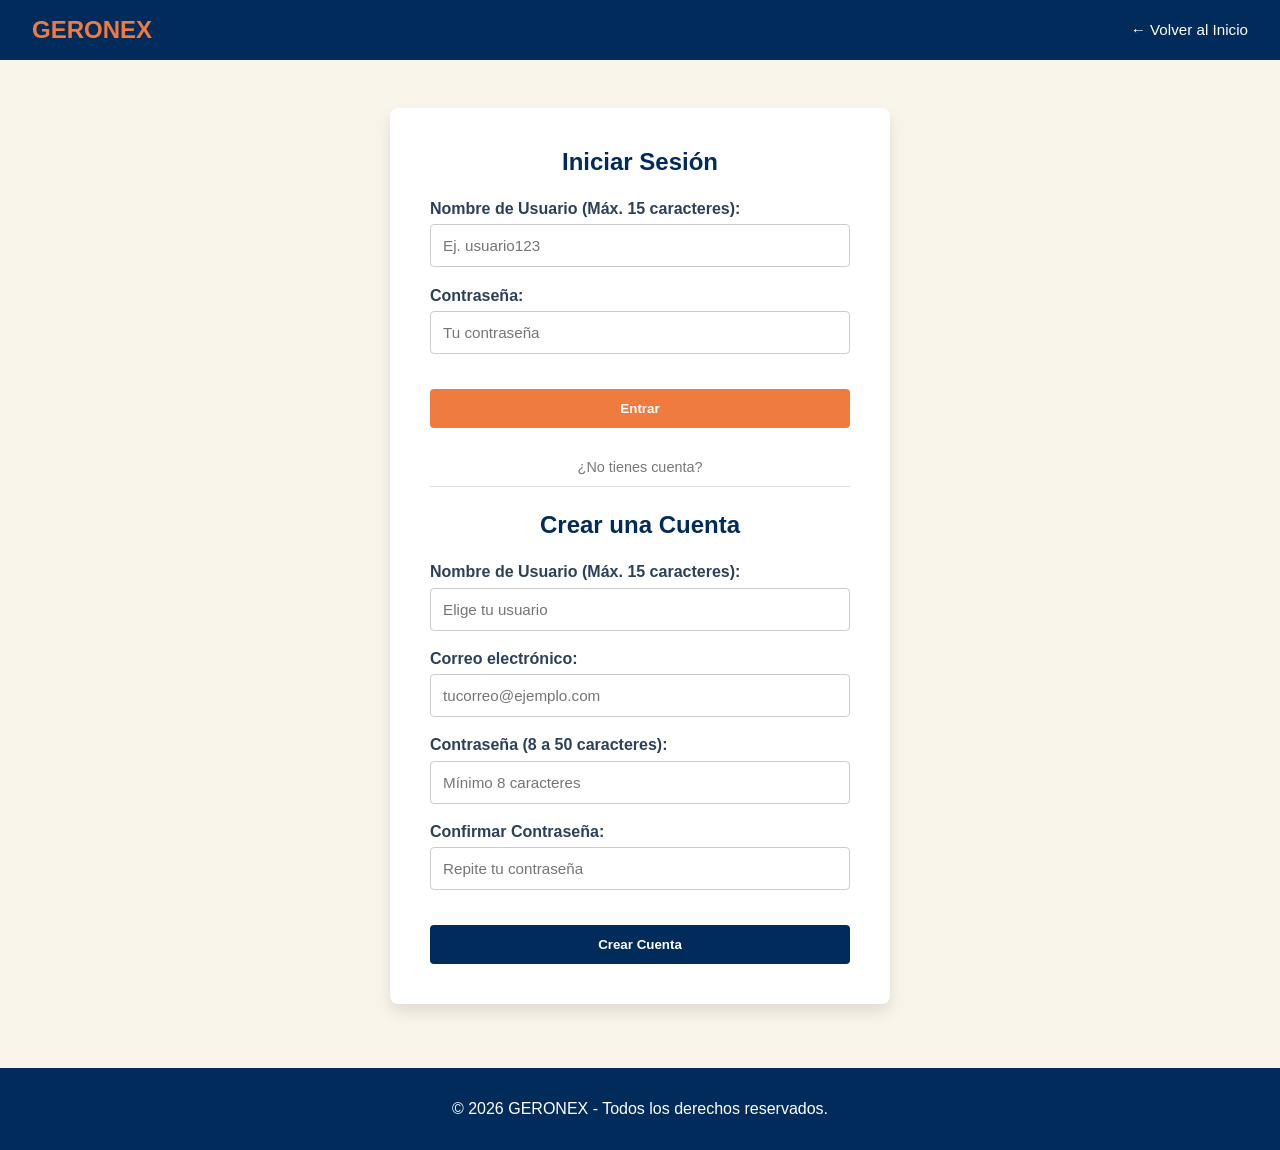
<file: cuenta.html>
<!DOCTYPE html>
<html lang="es">
<head>
    <meta charset="UTF-8">
    <meta name="viewport" content="width=device-width, initial-scale=1.0">
    <title>GERONEX - Mi cuenta</title>
    <link rel="stylesheet" href="css/geronex.css">
</head>
<body>
    <nav>
        <a href="index.html" class="nav-logo">GERONEX</a>
        <ul class="nav-links"><li id="nav-sesion"><a href="index.html">← Volver al Inicio</a></li></ul>
    </nav>

    <div class="auth-container">
        <h2>Mi cuenta</h2>
        <p class="sub">Revisa y actualiza tus datos.</p>
        <dl class="datos">
            <dt>Usuario</dt><dd id="d-usuario">…</dd>
            <dt>Rol</dt><dd id="d-rol">…</dd>
            <dt>Miembro desde</dt><dd id="d-fecha">…</dd>
        </dl>
        <form id="form-cuenta">
            <div class="form-group"><label for="c-nombre">Nombre</label>
                <input type="text" id="c-nombre" maxlength="100" placeholder="Tu nombre completo"></div>
            <div class="form-group"><label for="c-correo">Correo electrónico</label>
                <input type="email" id="c-correo" maxlength="254" required></div>
            <button type="submit" class="btn-submit">Guardar cambios</button>
            <div id="msg-cuenta" class="msg"></div>
        </form>
    </div>

    <div class="auth-container">
        <h2>Cambiar contraseña</h2>
        <form id="form-pass">
            <div class="form-group"><label for="p-actual">Contraseña actual</label>
                <input type="password" id="p-actual" required></div>
            <div class="form-group"><label for="p-nueva">Contraseña nueva (8 a 50 caracteres)</label>
                <input type="password" id="p-nueva" minlength="8" maxlength="50" required></div>
            <div class="form-group"><label for="p-confirma">Confirmar contraseña nueva</label>
                <input type="password" id="p-confirma" minlength="8" maxlength="50" required></div>
            <button type="submit" class="btn-submit" style="background:var(--navy)">Cambiar contraseña</button>
            <div id="msg-pass" class="msg"></div>
        </form>
    </div>

    <footer><p>&copy; 2026 GERONEX - Todos los derechos reservados.</p></footer>

    <script src="js/geronex.js"></script>
    <script>
        if (!Sesion.token()) location.href = 'login.html';
        pintarNav();

        function pintarCuenta(u) {
            document.getElementById('d-usuario').textContent = u.nombreUsuario;
            document.getElementById('d-rol').textContent = u.rol;
            const f = new Date(u.fechaCreacion);
            document.getElementById('d-fecha').textContent = isNaN(f) ? '' : f.toLocaleDateString('es-MX', { dateStyle: 'long' });
            document.getElementById('c-nombre').value = u.nombre || '';
            document.getElementById('c-correo').value = u.correo;
        }

        async function cargar() {
            try {
                const u = await api('/usuarios/me');
                Sesion.guardar(Sesion.token(), u);
                pintarCuenta(u);
            } catch (e) {
                if (e.estado === 401) location.href = 'login.html';
                else mostrarMensaje('msg-cuenta', textoError(e), 'error');
            }
        }

        document.getElementById('form-cuenta').addEventListener('submit', async (ev) => {
            ev.preventDefault();
            const boton = ev.submitter; boton.disabled = true;
            try {
                const u = await api('/usuarios/me', { method: 'PUT', body: JSON.stringify({
                    nombre: document.getElementById('c-nombre').value,
                    correo: document.getElementById('c-correo').value }) });
                Sesion.guardar(Sesion.token(), u);
                pintarCuenta(u);
                mostrarMensaje('msg-cuenta', 'Tus datos se guardaron.', 'ok');
            } catch (e) {
                if (e.estado === 401) location.href = 'login.html';
                else mostrarMensaje('msg-cuenta', textoError(e), 'error');
            } finally { boton.disabled = false; }
        });

        document.getElementById('form-pass').addEventListener('submit', async (ev) => {
            ev.preventDefault();
            const nueva = document.getElementById('p-nueva').value;
            if (nueva !== document.getElementById('p-confirma').value) {
                mostrarMensaje('msg-pass', 'Las contraseñas nuevas no coinciden.', 'error');
                return;
            }
            const boton = ev.submitter; boton.disabled = true;
            try {
                await api('/usuarios/me/password', { method: 'PATCH', body: JSON.stringify({
                    contrasenaActual: document.getElementById('p-actual').value, contrasenaNueva: nueva }) });
                ev.target.reset();
                mostrarMensaje('msg-pass', 'Tu contraseña se cambió.', 'ok');
            } catch (e) {
                if (e.estado === 401) location.href = 'login.html';
                else mostrarMensaje('msg-pass', textoError(e), 'error');
            } finally { boton.disabled = false; }
        });

        cargar();
    </script>
</body>
</html>
</file>
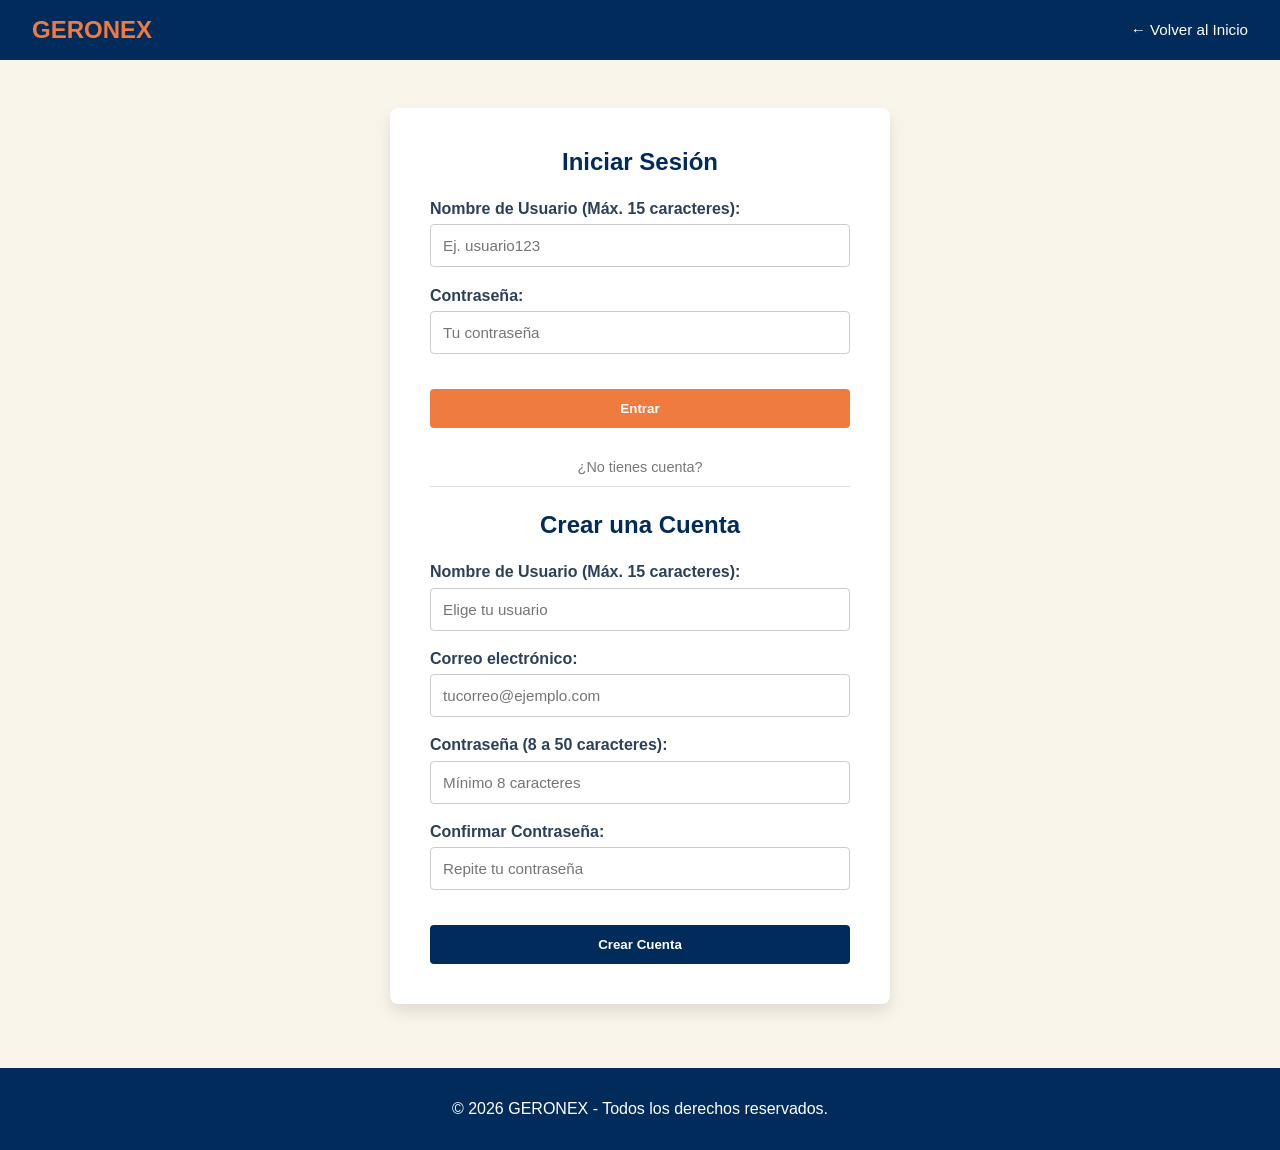
<file: login.html>
<!DOCTYPE html>
<html lang="es">
<head>
    <meta charset="UTF-8">
    <meta name="viewport" content="width=device-width, initial-scale=1.0">
    <title>GERONEX - Iniciar Sesión / Registro</title>
    <style>
        :root {
            --bg-color: #F9F5EB;
            --coral: #EA5455;
            --orange: #F07B3F;
            --slate: #2D4059;
            --navy: #002B5B;
        }

        * {
            margin: 0;
            padding: 0;
            box-sizing: border-box;
            font-family: 'Segoe UI', Tahoma, Geneva, Verdana, sans-serif;
        }

        body {
            background-color: var(--bg-color);
            color: var(--slate);
        }

        /* Barra de Navegación */
        nav {
            background-color: var(--navy);
            color: white;
            display: flex;
            justify-content: space-between;
            align-items: center;
            padding: 1rem 2rem;
            position: sticky;
            top: 0;
            z-index: 1000;
        }

        .nav-logo {
            font-size: 1.5rem;
            font-weight: bold;
            color: var(--orange);
            text-decoration: none;
        }

        .nav-links {
            list-style: none;
            display: flex;
            gap: 1.5rem;
            align-items: center;
        }

        .nav-links a {
            color: white;
            text-decoration: none;
            font-size: 0.95rem;
        }

        .nav-links a:hover {
            color: var(--orange);
        }

        .auth-container {
            max-width: 500px;
            margin: 3rem auto;
            background: white;
            padding: 2.5rem;
            border-radius: 8px;
            box-shadow: 0 8px 16px rgba(0,0,0,0.1);
        }

        h2 {
            color: var(--navy);
            margin-bottom: 1.5rem;
            text-align: center;
        }

        .form-group {
            margin-bottom: 1.2rem;
        }

        .form-group label {
            display: block;
            margin-bottom: 0.4rem;
            font-weight: 600;
            color: var(--slate);
        }

        .form-group input {
            width: 100%;
            padding: 0.75rem;
            border: 1px solid #ccc;
            border-radius: 4px;
            font-size: 0.95rem;
        }

        .btn-submit {
            width: 100%;
            background-color: var(--orange);
            color: white;
            border: none;
            padding: 0.75rem;
            border-radius: 4px;
            font-weight: bold;
            cursor: pointer;
            transition: background 0.3s;
            margin-top: 1rem;
        }

        .btn-submit:hover {
            background-color: var(--coral);
        }

        .divider {
            margin: 2.5rem 0 1.5rem 0;
            border-bottom: 1px solid #ddd;
            text-align: center;
            position: relative;
        }

        .divider span {
            background: white;
            padding: 0 10px;
            position: relative;
            top: -10px;
            color: #777;
            font-size: 0.9rem;
        }

        .error-msg {
            color: var(--coral);
            font-size: 0.85rem;
            margin-top: 0.3rem;
            display: none;
        }

        footer {
            background-color: var(--navy);
            color: white;
            text-align: center;
            padding: 2rem;
            margin-top: 4rem;
        }
        /* Mejoras ligeras (misma paleta) */
        .form-group input:focus-visible, .btn-submit:focus-visible { outline: 2px solid var(--orange); outline-offset: 2px; }
        .btn-submit:disabled { opacity: 0.6; cursor: wait; }
        .msg { display: none; margin-top: 0.8rem; padding: 0.7rem 0.9rem; border-radius: 4px; font-size: 0.9rem; }
        .msg-error { display: block; background: #fdeaea; color: #b3282a; border-left: 4px solid var(--coral); }
        .msg-ok { display: block; background: #e8eef5; color: var(--navy); border-left: 4px solid var(--navy); }
        @media (max-width: 600px) { nav { padding: 1rem; } .auth-container { margin: 1rem; padding: 1.5rem; } }
    </style>
</head>
<body>

    <!-- Navegación con retorno rápido a index -->
    <nav>
        <a href="index.html" class="nav-logo">GERONEX</a>
        <ul class="nav-links">
            <li><a href="index.html">← Volver al Inicio</a></li>
        </ul>
    </nav>

    <!-- Apartado de Inicio de Sesión -->
    <div class="auth-container">
        <h2>Iniciar Sesión</h2>
        <form onsubmit="handleLogin(event)">
            <div class="form-group">
                <label>Nombre de Usuario (Máx. 15 caracteres):</label>
                <input type="text" id="login-user" maxlength="15" required placeholder="Ej. usuario123">
            </div>
            <div class="form-group">
                <label>Contraseña:</label>
                <input type="password" id="login-pass" maxlength="50" required placeholder="Tu contraseña">
            </div>
            <button type="submit" class="btn-submit">Entrar</button>
            <div id="login-msg" class="msg"></div>
        </form>

        <!-- Apartado más abajo: Crear una cuenta -->
        <div class="divider"><span>¿No tienes cuenta?</span></div>

        <h2>Crear una Cuenta</h2>
        <form onsubmit="handleRegister(event)">
            <div class="form-group">
                <label>Nombre de Usuario (Máx. 15 caracteres):</label>
                <input type="text" id="reg-user" maxlength="15" required placeholder="Elige tu usuario">
            </div>
            <div class="form-group">
                <label>Correo electrónico:</label>
                <input type="email" id="reg-correo" maxlength="254" required placeholder="tucorreo@ejemplo.com">
            </div>
            <div class="form-group">
                <label>Contraseña (8 a 50 caracteres):</label>
                <input type="password" id="reg-pass" minlength="8" maxlength="50" required placeholder="Mínimo 8 caracteres">
                <div id="pass-error" class="error-msg">Las contraseñas no coinciden o no cumplen los requisitos.</div>
            </div>
            <div class="form-group">
                <label>Confirmar Contraseña:</label>
                <input type="password" id="reg-pass-confirm" minlength="8" maxlength="50" required placeholder="Repite tu contraseña">
            </div>
            <button type="submit" class="btn-submit" style="background-color: var(--navy);">Crear Cuenta</button>
            <div id="reg-msg" class="msg"></div>
        </form>
    </div>

    <footer>
        <p>&copy; 2026 GERONEX - Todos los derechos reservados.</p>
    </footer>

    <script src="js/geronex.js"></script>
    <script>
        if (Sesion.token()) location.href = "index.html";

        async function iniciarSesion(nombreUsuario, contrasena) {
            const r = await api("/auth/login", { method: "POST", body: JSON.stringify({ nombreUsuario, contrasena }) });
            Sesion.guardar(r.token, r.usuario);
            location.href = "index.html";
        }

        async function handleLogin(e) {
            e.preventDefault();
            const boton = e.submitter; boton.disabled = true;
            try {
                await iniciarSesion(document.getElementById("login-user").value.trim(), document.getElementById("login-pass").value);
            } catch (err) {
                mostrarMensaje("login-msg", textoError(err), "error");
                boton.disabled = false;
            }
        }

        async function handleRegister(e) {
            e.preventDefault();
            const usuario = document.getElementById("reg-user").value.trim();
            const correo = document.getElementById("reg-correo").value.trim();
            const pass = document.getElementById("reg-pass").value;
            const errorDiv = document.getElementById("pass-error");
            if (pass !== document.getElementById("reg-pass-confirm").value) {
                errorDiv.style.display = "block";
                errorDiv.innerText = "Las contraseñas no coinciden.";
                return;
            }
            errorDiv.style.display = "none";
            const boton = e.submitter; boton.disabled = true;
            try {
                await api("/auth/registro", { method: "POST", body: JSON.stringify({ nombreUsuario: usuario, correo, contrasena: pass }) });
            } catch (err) {
                mostrarMensaje("reg-msg", textoError(err), "error");
                boton.disabled = false;
                return;
            }
            try {
                await iniciarSesion(usuario, pass); // cuenta creada: entra directo
            } catch (err) {
                mostrarMensaje("reg-msg", "Tu cuenta se creó. Ahora inicia sesión arriba.", "ok");
                boton.disabled = false;
            }
        }
    </script>
</body>
</html>
</file>
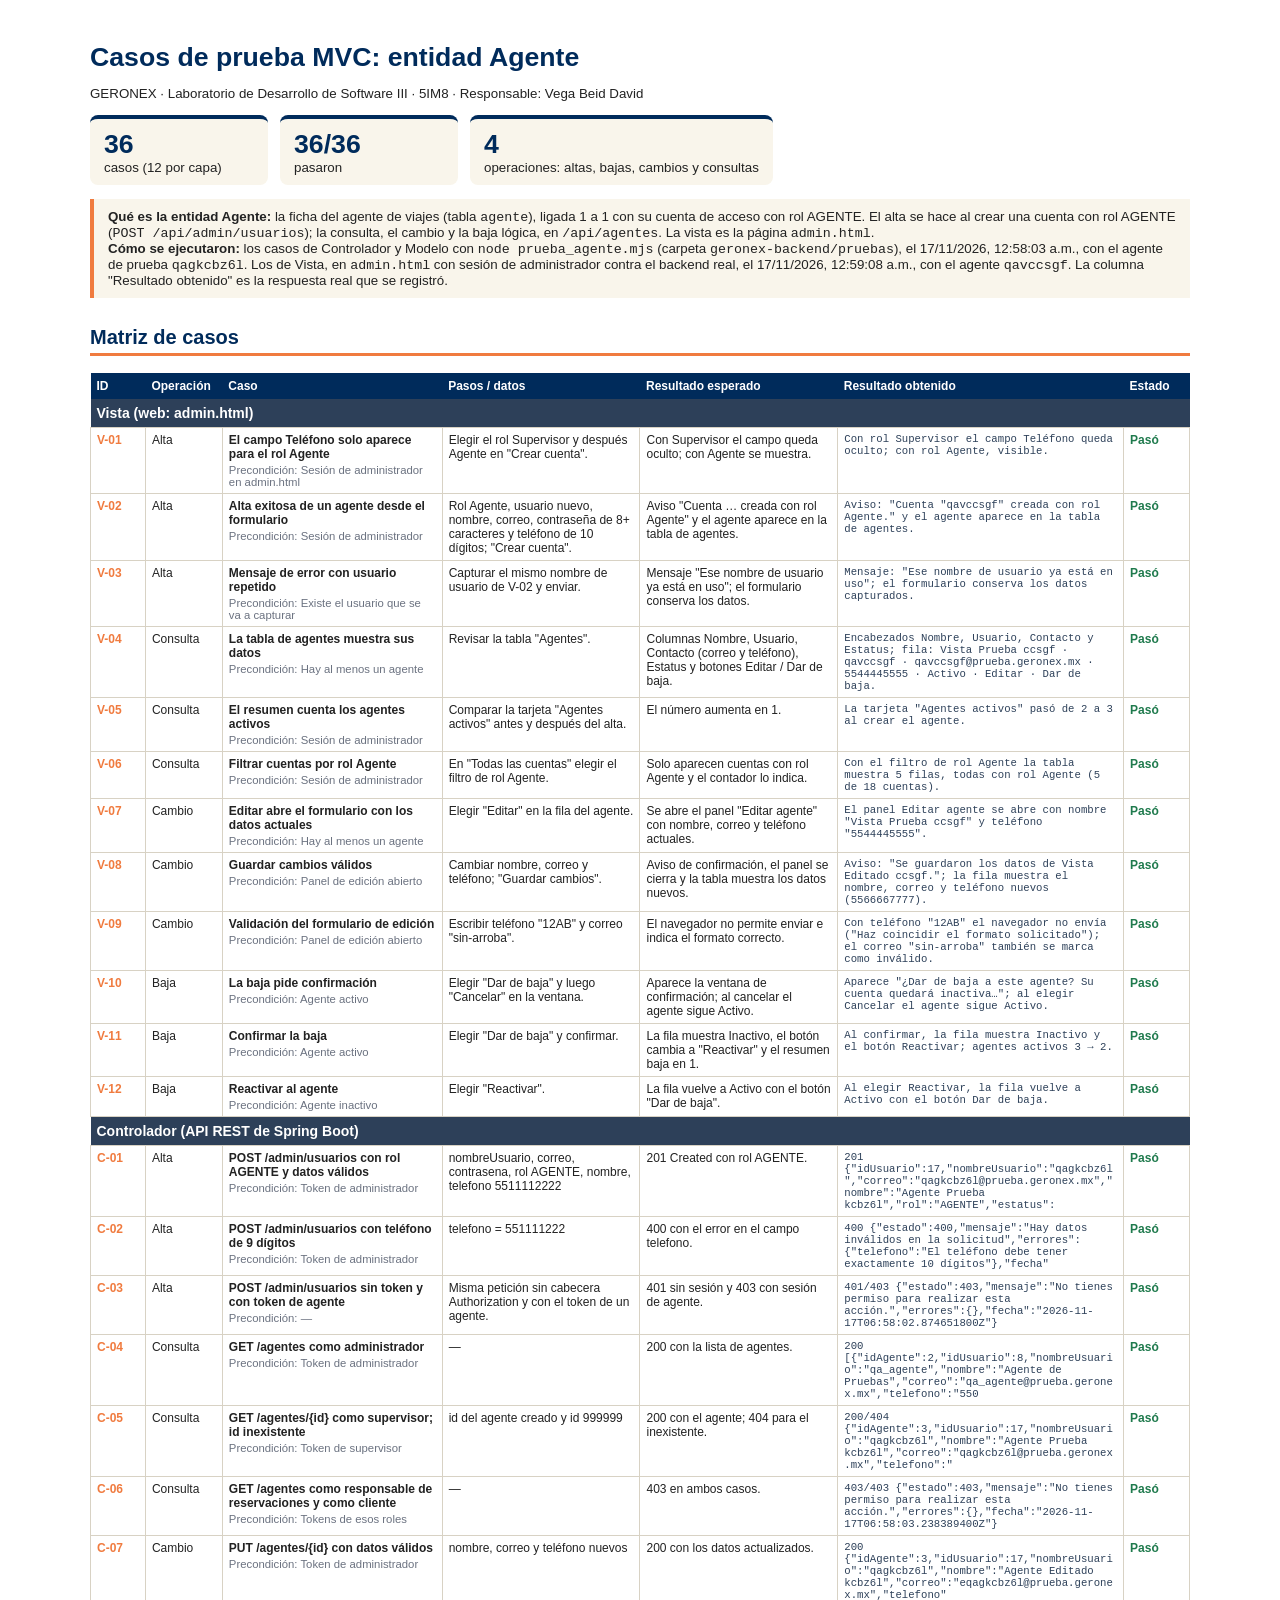
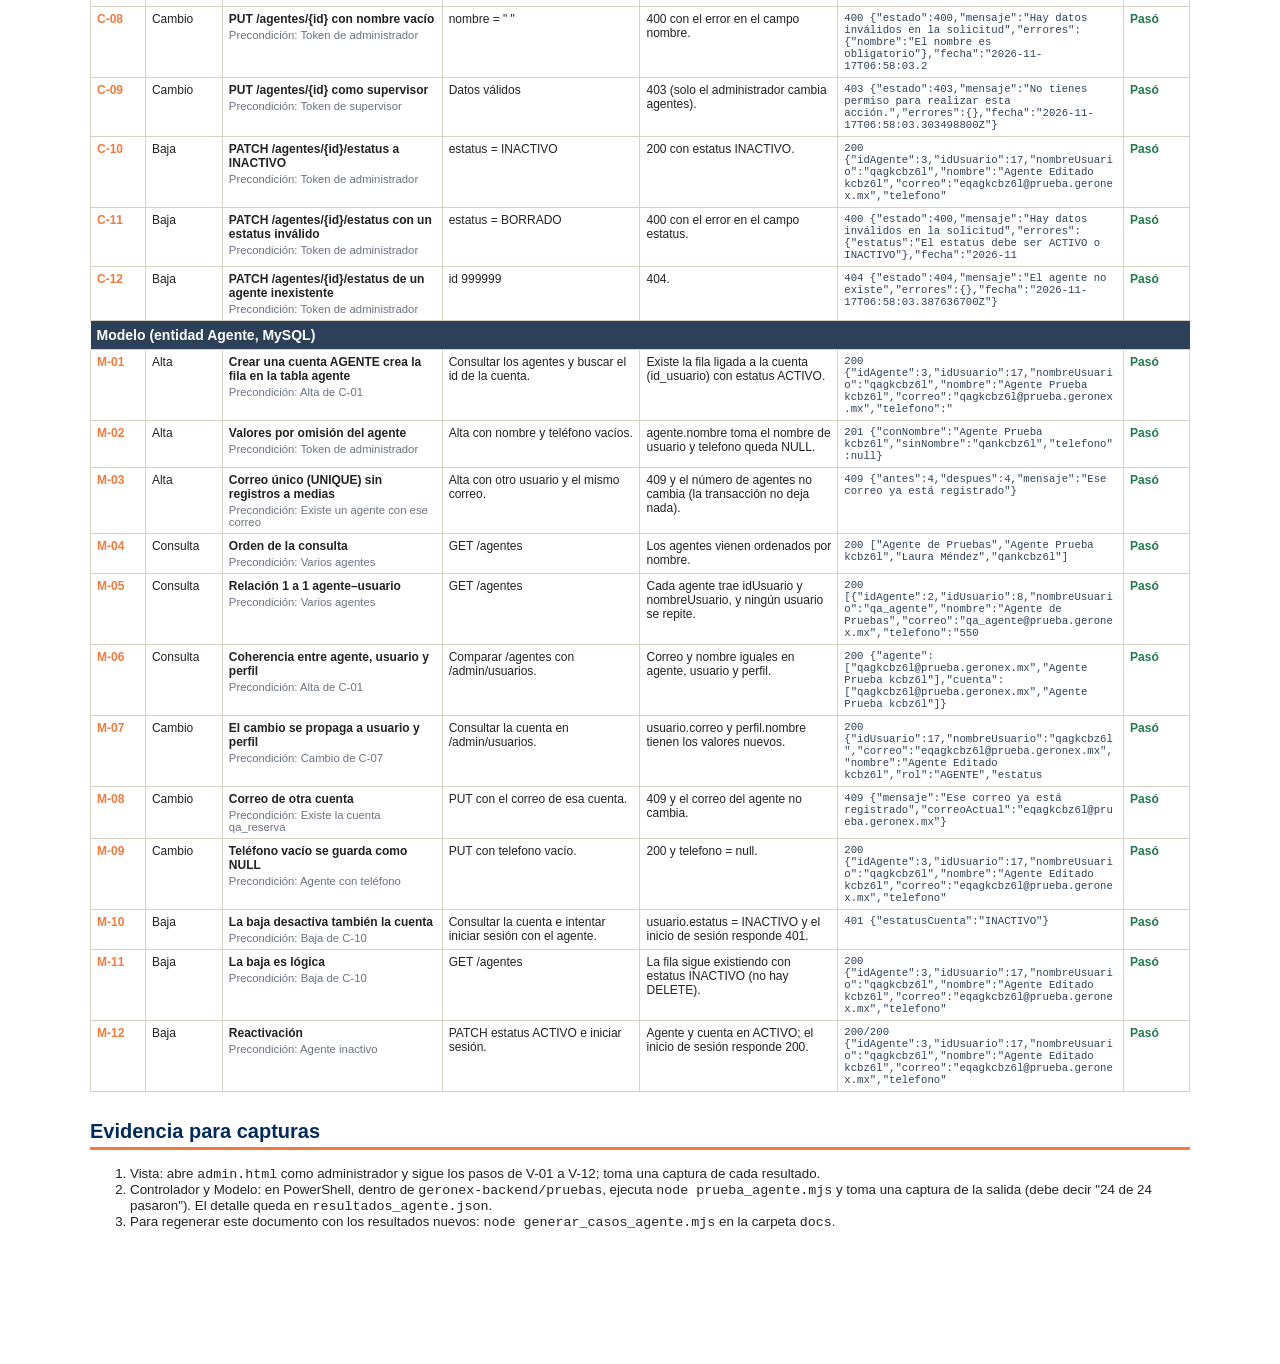
<file: docs/Casos_de_Prueba_Agente.html>
<!DOCTYPE html>
<html lang="es"><head><meta charset="UTF-8"><meta name="viewport" content="width=device-width, initial-scale=1.0">
<title>GERONEX - Casos de prueba de Agente</title>
<style>
  body { font-family:'Segoe UI', Arial, sans-serif; color:#222; margin:0; font-size:10pt; }
  main { max-width:1100px; margin:0 auto; padding:24px; }
  h1 { color:#002B5B; margin-bottom:4px; } h2 { color:#002B5B; border-bottom:3px solid #F07B3F; padding-bottom:4px; margin-top:28px; }
  table { width:100%; border-collapse:collapse; margin:10px 0; }
  th { background:#002B5B; color:#fff; text-align:left; padding:6px; font-size:9pt; }
  th.capa { background:#2D4059; font-size:10.5pt; }
  td { border:1px solid #d8d2c4; padding:5px 6px; vertical-align:top; font-size:9pt; }
  tr { page-break-inside:avoid; }
  .id { font-weight:700; color:#F07B3F; white-space:nowrap; } .pre { color:#6b7280; font-size:8.5pt; margin-top:3px; }
  .obt { font-family:Consolas, monospace; font-size:8pt; color:#2D4059; word-break:break-word; }
  .si { color:#1f7a4d; font-weight:700; } .no { color:#b3282a; font-weight:700; }
  .resumen { display:flex; gap:12px; flex-wrap:wrap; margin:14px 0; }
  .resumen div { background:#F9F5EB; border-top:4px solid #002B5B; border-radius:8px; padding:10px 14px; min-width:150px; }
  .resumen b { display:block; font-size:20pt; color:#002B5B; }
  .nota { background:#F9F5EB; border-left:4px solid #F07B3F; padding:10px 14px; }
  @media print { main { padding:0; } }
</style></head><body><main>
<h1>Casos de prueba MVC: entidad Agente</h1>
<p>GERONEX · Laboratorio de Desarrollo de Software III · 5IM8 · Responsable: Vega Beid David</p>
<div class="resumen">
  <div><b>36</b>casos (12 por capa)</div>
  <div><b>36/36</b>pasaron</div>
  <div><b>4</b>operaciones: altas, bajas, cambios y consultas</div>
</div>
<div class="nota">
  <strong>Qué es la entidad Agente:</strong> la ficha del agente de viajes (tabla <code>agente</code>), ligada 1 a 1 con su cuenta de acceso con rol AGENTE.
  El alta se hace al crear una cuenta con rol AGENTE (<code>POST /api/admin/usuarios</code>); la consulta, el cambio y la baja lógica, en <code>/api/agentes</code>.
  La vista es la página <code>admin.html</code>.<br>
  <strong>Cómo se ejecutaron:</strong> los casos de Controlador y Modelo con <code>node prueba_agente.mjs</code> (carpeta <code>geronex-backend/pruebas</code>), el 17/11/2026, 12:58:03 a.m., con el agente de prueba <code>qagkcbz6l</code>.
  Los de Vista, en <code>admin.html</code> con sesión de administrador contra el backend real, el 17/11/2026, 12:59:08 a.m., con el agente <code>qavccsgf</code>.
  La columna "Resultado obtenido" es la respuesta real que se registró.
</div>
<h2>Matriz de casos</h2>
<table>
<tr><th style="width:5%">ID</th><th style="width:7%">Operación</th><th style="width:20%">Caso</th><th style="width:18%">Pasos / datos</th><th style="width:18%">Resultado esperado</th><th>Resultado obtenido</th><th style="width:6%">Estado</th></tr>
<tr><th colspan="7" class="capa">Vista (web: admin.html)</th></tr><tr><td class="id">V-01</td><td>Alta</td><td><strong>El campo Teléfono solo aparece para el rol Agente</strong><div class="pre">Precondición: Sesión de administrador en admin.html</div></td>
<td>Elegir el rol Supervisor y después Agente en "Crear cuenta".</td><td>Con Supervisor el campo queda oculto; con Agente se muestra.</td><td class="obt">Con rol Supervisor el campo Teléfono queda oculto; con rol Agente, visible.</td><td class="si">Pasó</td></tr>
<tr><td class="id">V-02</td><td>Alta</td><td><strong>Alta exitosa de un agente desde el formulario</strong><div class="pre">Precondición: Sesión de administrador</div></td>
<td>Rol Agente, usuario nuevo, nombre, correo, contraseña de 8+ caracteres y teléfono de 10 dígitos; "Crear cuenta".</td><td>Aviso "Cuenta … creada con rol Agente" y el agente aparece en la tabla de agentes.</td><td class="obt">Aviso: "Cuenta "qavccsgf" creada con rol Agente." y el agente aparece en la tabla de agentes.</td><td class="si">Pasó</td></tr>
<tr><td class="id">V-03</td><td>Alta</td><td><strong>Mensaje de error con usuario repetido</strong><div class="pre">Precondición: Existe el usuario que se va a capturar</div></td>
<td>Capturar el mismo nombre de usuario de V-02 y enviar.</td><td>Mensaje "Ese nombre de usuario ya está en uso"; el formulario conserva los datos.</td><td class="obt">Mensaje: "Ese nombre de usuario ya está en uso"; el formulario conserva los datos capturados.</td><td class="si">Pasó</td></tr>
<tr><td class="id">V-04</td><td>Consulta</td><td><strong>La tabla de agentes muestra sus datos</strong><div class="pre">Precondición: Hay al menos un agente</div></td>
<td>Revisar la tabla "Agentes".</td><td>Columnas Nombre, Usuario, Contacto (correo y teléfono), Estatus y botones Editar / Dar de baja.</td><td class="obt">Encabezados Nombre, Usuario, Contacto y Estatus; fila: Vista Prueba ccsgf · qavccsgf · qavccsgf@prueba.geronex.mx · 5544445555 · Activo · Editar · Dar de baja.</td><td class="si">Pasó</td></tr>
<tr><td class="id">V-05</td><td>Consulta</td><td><strong>El resumen cuenta los agentes activos</strong><div class="pre">Precondición: Sesión de administrador</div></td>
<td>Comparar la tarjeta "Agentes activos" antes y después del alta.</td><td>El número aumenta en 1.</td><td class="obt">La tarjeta "Agentes activos" pasó de 2 a 3 al crear el agente.</td><td class="si">Pasó</td></tr>
<tr><td class="id">V-06</td><td>Consulta</td><td><strong>Filtrar cuentas por rol Agente</strong><div class="pre">Precondición: Sesión de administrador</div></td>
<td>En "Todas las cuentas" elegir el filtro de rol Agente.</td><td>Solo aparecen cuentas con rol Agente y el contador lo indica.</td><td class="obt">Con el filtro de rol Agente la tabla muestra 5 filas, todas con rol Agente (5 de 18 cuentas).</td><td class="si">Pasó</td></tr>
<tr><td class="id">V-07</td><td>Cambio</td><td><strong>Editar abre el formulario con los datos actuales</strong><div class="pre">Precondición: Hay al menos un agente</div></td>
<td>Elegir "Editar" en la fila del agente.</td><td>Se abre el panel "Editar agente" con nombre, correo y teléfono actuales.</td><td class="obt">El panel Editar agente se abre con nombre "Vista Prueba ccsgf" y teléfono "5544445555".</td><td class="si">Pasó</td></tr>
<tr><td class="id">V-08</td><td>Cambio</td><td><strong>Guardar cambios válidos</strong><div class="pre">Precondición: Panel de edición abierto</div></td>
<td>Cambiar nombre, correo y teléfono; "Guardar cambios".</td><td>Aviso de confirmación, el panel se cierra y la tabla muestra los datos nuevos.</td><td class="obt">Aviso: "Se guardaron los datos de Vista Editado ccsgf."; la fila muestra el nombre, correo y teléfono nuevos (5566667777).</td><td class="si">Pasó</td></tr>
<tr><td class="id">V-09</td><td>Cambio</td><td><strong>Validación del formulario de edición</strong><div class="pre">Precondición: Panel de edición abierto</div></td>
<td>Escribir teléfono "12AB" y correo "sin-arroba".</td><td>El navegador no permite enviar e indica el formato correcto.</td><td class="obt">Con teléfono "12AB" el navegador no envía ("Haz coincidir el formato solicitado"); el correo "sin-arroba" también se marca como inválido.</td><td class="si">Pasó</td></tr>
<tr><td class="id">V-10</td><td>Baja</td><td><strong>La baja pide confirmación</strong><div class="pre">Precondición: Agente activo</div></td>
<td>Elegir "Dar de baja" y luego "Cancelar" en la ventana.</td><td>Aparece la ventana de confirmación; al cancelar el agente sigue Activo.</td><td class="obt">Aparece "¿Dar de baja a este agente? Su cuenta quedará inactiva…"; al elegir Cancelar el agente sigue Activo.</td><td class="si">Pasó</td></tr>
<tr><td class="id">V-11</td><td>Baja</td><td><strong>Confirmar la baja</strong><div class="pre">Precondición: Agente activo</div></td>
<td>Elegir "Dar de baja" y confirmar.</td><td>La fila muestra Inactivo, el botón cambia a "Reactivar" y el resumen baja en 1.</td><td class="obt">Al confirmar, la fila muestra Inactivo y el botón Reactivar; agentes activos 3 → 2.</td><td class="si">Pasó</td></tr>
<tr><td class="id">V-12</td><td>Baja</td><td><strong>Reactivar al agente</strong><div class="pre">Precondición: Agente inactivo</div></td>
<td>Elegir "Reactivar".</td><td>La fila vuelve a Activo con el botón "Dar de baja".</td><td class="obt">Al elegir Reactivar, la fila vuelve a Activo con el botón Dar de baja.</td><td class="si">Pasó</td></tr>
<tr><th colspan="7" class="capa">Controlador (API REST de Spring Boot)</th></tr><tr><td class="id">C-01</td><td>Alta</td><td><strong>POST /admin/usuarios con rol AGENTE y datos válidos</strong><div class="pre">Precondición: Token de administrador</div></td>
<td>nombreUsuario, correo, contrasena, rol AGENTE, nombre, telefono 5511112222</td><td>201 Created con rol AGENTE.</td><td class="obt">201 {"idUsuario":17,"nombreUsuario":"qagkcbz6l","correo":"qagkcbz6l@prueba.geronex.mx","nombre":"Agente Prueba kcbz6l","rol":"AGENTE","estatus":</td><td class="si">Pasó</td></tr>
<tr><td class="id">C-02</td><td>Alta</td><td><strong>POST /admin/usuarios con teléfono de 9 dígitos</strong><div class="pre">Precondición: Token de administrador</div></td>
<td>telefono = 551111222</td><td>400 con el error en el campo telefono.</td><td class="obt">400 {"estado":400,"mensaje":"Hay datos inválidos en la solicitud","errores":{"telefono":"El teléfono debe tener exactamente 10 dígitos"},"fecha"</td><td class="si">Pasó</td></tr>
<tr><td class="id">C-03</td><td>Alta</td><td><strong>POST /admin/usuarios sin token y con token de agente</strong><div class="pre">Precondición: —</div></td>
<td>Misma petición sin cabecera Authorization y con el token de un agente.</td><td>401 sin sesión y 403 con sesión de agente.</td><td class="obt">401/403 {"estado":403,"mensaje":"No tienes permiso para realizar esta acción.","errores":{},"fecha":"2026-11-17T06:58:02.874651800Z"}</td><td class="si">Pasó</td></tr>
<tr><td class="id">C-04</td><td>Consulta</td><td><strong>GET /agentes como administrador</strong><div class="pre">Precondición: Token de administrador</div></td>
<td>—</td><td>200 con la lista de agentes.</td><td class="obt">200 [{"idAgente":2,"idUsuario":8,"nombreUsuario":"qa_agente","nombre":"Agente de Pruebas","correo":"qa_agente@prueba.geronex.mx","telefono":"550</td><td class="si">Pasó</td></tr>
<tr><td class="id">C-05</td><td>Consulta</td><td><strong>GET /agentes/{id} como supervisor; id inexistente</strong><div class="pre">Precondición: Token de supervisor</div></td>
<td>id del agente creado y id 999999</td><td>200 con el agente; 404 para el inexistente.</td><td class="obt">200/404 {"idAgente":3,"idUsuario":17,"nombreUsuario":"qagkcbz6l","nombre":"Agente Prueba kcbz6l","correo":"qagkcbz6l@prueba.geronex.mx","telefono":"</td><td class="si">Pasó</td></tr>
<tr><td class="id">C-06</td><td>Consulta</td><td><strong>GET /agentes como responsable de reservaciones y como cliente</strong><div class="pre">Precondición: Tokens de esos roles</div></td>
<td>—</td><td>403 en ambos casos.</td><td class="obt">403/403 {"estado":403,"mensaje":"No tienes permiso para realizar esta acción.","errores":{},"fecha":"2026-11-17T06:58:03.238389400Z"}</td><td class="si">Pasó</td></tr>
<tr><td class="id">C-07</td><td>Cambio</td><td><strong>PUT /agentes/{id} con datos válidos</strong><div class="pre">Precondición: Token de administrador</div></td>
<td>nombre, correo y teléfono nuevos</td><td>200 con los datos actualizados.</td><td class="obt">200 {"idAgente":3,"idUsuario":17,"nombreUsuario":"qagkcbz6l","nombre":"Agente Editado kcbz6l","correo":"eqagkcbz6l@prueba.geronex.mx","telefono"</td><td class="si">Pasó</td></tr>
<tr><td class="id">C-08</td><td>Cambio</td><td><strong>PUT /agentes/{id} con nombre vacío</strong><div class="pre">Precondición: Token de administrador</div></td>
<td>nombre = "  "</td><td>400 con el error en el campo nombre.</td><td class="obt">400 {"estado":400,"mensaje":"Hay datos inválidos en la solicitud","errores":{"nombre":"El nombre es obligatorio"},"fecha":"2026-11-17T06:58:03.2</td><td class="si">Pasó</td></tr>
<tr><td class="id">C-09</td><td>Cambio</td><td><strong>PUT /agentes/{id} como supervisor</strong><div class="pre">Precondición: Token de supervisor</div></td>
<td>Datos válidos</td><td>403 (solo el administrador cambia agentes).</td><td class="obt">403 {"estado":403,"mensaje":"No tienes permiso para realizar esta acción.","errores":{},"fecha":"2026-11-17T06:58:03.303498800Z"}</td><td class="si">Pasó</td></tr>
<tr><td class="id">C-10</td><td>Baja</td><td><strong>PATCH /agentes/{id}/estatus a INACTIVO</strong><div class="pre">Precondición: Token de administrador</div></td>
<td>estatus = INACTIVO</td><td>200 con estatus INACTIVO.</td><td class="obt">200 {"idAgente":3,"idUsuario":17,"nombreUsuario":"qagkcbz6l","nombre":"Agente Editado kcbz6l","correo":"eqagkcbz6l@prueba.geronex.mx","telefono"</td><td class="si">Pasó</td></tr>
<tr><td class="id">C-11</td><td>Baja</td><td><strong>PATCH /agentes/{id}/estatus con un estatus inválido</strong><div class="pre">Precondición: Token de administrador</div></td>
<td>estatus = BORRADO</td><td>400 con el error en el campo estatus.</td><td class="obt">400 {"estado":400,"mensaje":"Hay datos inválidos en la solicitud","errores":{"estatus":"El estatus debe ser ACTIVO o INACTIVO"},"fecha":"2026-11</td><td class="si">Pasó</td></tr>
<tr><td class="id">C-12</td><td>Baja</td><td><strong>PATCH /agentes/{id}/estatus de un agente inexistente</strong><div class="pre">Precondición: Token de administrador</div></td>
<td>id 999999</td><td>404.</td><td class="obt">404 {"estado":404,"mensaje":"El agente no existe","errores":{},"fecha":"2026-11-17T06:58:03.387636700Z"}</td><td class="si">Pasó</td></tr>
<tr><th colspan="7" class="capa">Modelo (entidad Agente, MySQL)</th></tr><tr><td class="id">M-01</td><td>Alta</td><td><strong>Crear una cuenta AGENTE crea la fila en la tabla agente</strong><div class="pre">Precondición: Alta de C-01</div></td>
<td>Consultar los agentes y buscar el id de la cuenta.</td><td>Existe la fila ligada a la cuenta (id_usuario) con estatus ACTIVO.</td><td class="obt">200 {"idAgente":3,"idUsuario":17,"nombreUsuario":"qagkcbz6l","nombre":"Agente Prueba kcbz6l","correo":"qagkcbz6l@prueba.geronex.mx","telefono":"</td><td class="si">Pasó</td></tr>
<tr><td class="id">M-02</td><td>Alta</td><td><strong>Valores por omisión del agente</strong><div class="pre">Precondición: Token de administrador</div></td>
<td>Alta con nombre y teléfono vacíos.</td><td>agente.nombre toma el nombre de usuario y telefono queda NULL.</td><td class="obt">201 {"conNombre":"Agente Prueba kcbz6l","sinNombre":"qankcbz6l","telefono":null}</td><td class="si">Pasó</td></tr>
<tr><td class="id">M-03</td><td>Alta</td><td><strong>Correo único (UNIQUE) sin registros a medias</strong><div class="pre">Precondición: Existe un agente con ese correo</div></td>
<td>Alta con otro usuario y el mismo correo.</td><td>409 y el número de agentes no cambia (la transacción no deja nada).</td><td class="obt">409 {"antes":4,"despues":4,"mensaje":"Ese correo ya está registrado"}</td><td class="si">Pasó</td></tr>
<tr><td class="id">M-04</td><td>Consulta</td><td><strong>Orden de la consulta</strong><div class="pre">Precondición: Varios agentes</div></td>
<td>GET /agentes</td><td>Los agentes vienen ordenados por nombre.</td><td class="obt">200 ["Agente de Pruebas","Agente Prueba kcbz6l","Laura Méndez","qankcbz6l"]</td><td class="si">Pasó</td></tr>
<tr><td class="id">M-05</td><td>Consulta</td><td><strong>Relación 1 a 1 agente–usuario</strong><div class="pre">Precondición: Varios agentes</div></td>
<td>GET /agentes</td><td>Cada agente trae idUsuario y nombreUsuario, y ningún usuario se repite.</td><td class="obt">200 [{"idAgente":2,"idUsuario":8,"nombreUsuario":"qa_agente","nombre":"Agente de Pruebas","correo":"qa_agente@prueba.geronex.mx","telefono":"550</td><td class="si">Pasó</td></tr>
<tr><td class="id">M-06</td><td>Consulta</td><td><strong>Coherencia entre agente, usuario y perfil</strong><div class="pre">Precondición: Alta de C-01</div></td>
<td>Comparar /agentes con /admin/usuarios.</td><td>Correo y nombre iguales en agente, usuario y perfil.</td><td class="obt">200 {"agente":["qagkcbz6l@prueba.geronex.mx","Agente Prueba kcbz6l"],"cuenta":["qagkcbz6l@prueba.geronex.mx","Agente Prueba kcbz6l"]}</td><td class="si">Pasó</td></tr>
<tr><td class="id">M-07</td><td>Cambio</td><td><strong>El cambio se propaga a usuario y perfil</strong><div class="pre">Precondición: Cambio de C-07</div></td>
<td>Consultar la cuenta en /admin/usuarios.</td><td>usuario.correo y perfil.nombre tienen los valores nuevos.</td><td class="obt">200 {"idUsuario":17,"nombreUsuario":"qagkcbz6l","correo":"eqagkcbz6l@prueba.geronex.mx","nombre":"Agente Editado kcbz6l","rol":"AGENTE","estatus</td><td class="si">Pasó</td></tr>
<tr><td class="id">M-08</td><td>Cambio</td><td><strong>Correo de otra cuenta</strong><div class="pre">Precondición: Existe la cuenta qa_reserva</div></td>
<td>PUT con el correo de esa cuenta.</td><td>409 y el correo del agente no cambia.</td><td class="obt">409 {"mensaje":"Ese correo ya está registrado","correoActual":"eqagkcbz6l@prueba.geronex.mx"}</td><td class="si">Pasó</td></tr>
<tr><td class="id">M-09</td><td>Cambio</td><td><strong>Teléfono vacío se guarda como NULL</strong><div class="pre">Precondición: Agente con teléfono</div></td>
<td>PUT con telefono vacío.</td><td>200 y telefono = null.</td><td class="obt">200 {"idAgente":3,"idUsuario":17,"nombreUsuario":"qagkcbz6l","nombre":"Agente Editado kcbz6l","correo":"eqagkcbz6l@prueba.geronex.mx","telefono"</td><td class="si">Pasó</td></tr>
<tr><td class="id">M-10</td><td>Baja</td><td><strong>La baja desactiva también la cuenta</strong><div class="pre">Precondición: Baja de C-10</div></td>
<td>Consultar la cuenta e intentar iniciar sesión con el agente.</td><td>usuario.estatus = INACTIVO y el inicio de sesión responde 401.</td><td class="obt">401 {"estatusCuenta":"INACTIVO"}</td><td class="si">Pasó</td></tr>
<tr><td class="id">M-11</td><td>Baja</td><td><strong>La baja es lógica</strong><div class="pre">Precondición: Baja de C-10</div></td>
<td>GET /agentes</td><td>La fila sigue existiendo con estatus INACTIVO (no hay DELETE).</td><td class="obt">200 {"idAgente":3,"idUsuario":17,"nombreUsuario":"qagkcbz6l","nombre":"Agente Editado kcbz6l","correo":"eqagkcbz6l@prueba.geronex.mx","telefono"</td><td class="si">Pasó</td></tr>
<tr><td class="id">M-12</td><td>Baja</td><td><strong>Reactivación</strong><div class="pre">Precondición: Agente inactivo</div></td>
<td>PATCH estatus ACTIVO e iniciar sesión.</td><td>Agente y cuenta en ACTIVO; el inicio de sesión responde 200.</td><td class="obt">200/200 {"idAgente":3,"idUsuario":17,"nombreUsuario":"qagkcbz6l","nombre":"Agente Editado kcbz6l","correo":"eqagkcbz6l@prueba.geronex.mx","telefono"</td><td class="si">Pasó</td></tr>

</table>
<h2>Evidencia para capturas</h2>
<ol>
  <li>Vista: abre <code>admin.html</code> como administrador y sigue los pasos de V-01 a V-12; toma una captura de cada resultado.</li>
  <li>Controlador y Modelo: en PowerShell, dentro de <code>geronex-backend/pruebas</code>, ejecuta <code>node prueba_agente.mjs</code> y toma una captura de la salida (debe decir "24 de 24 pasaron"). El detalle queda en <code>resultados_agente.json</code>.</li>
  <li>Para regenerar este documento con los resultados nuevos: <code>node generar_casos_agente.mjs</code> en la carpeta <code>docs</code>.</li>
</ol>
</main></body></html>
</file>
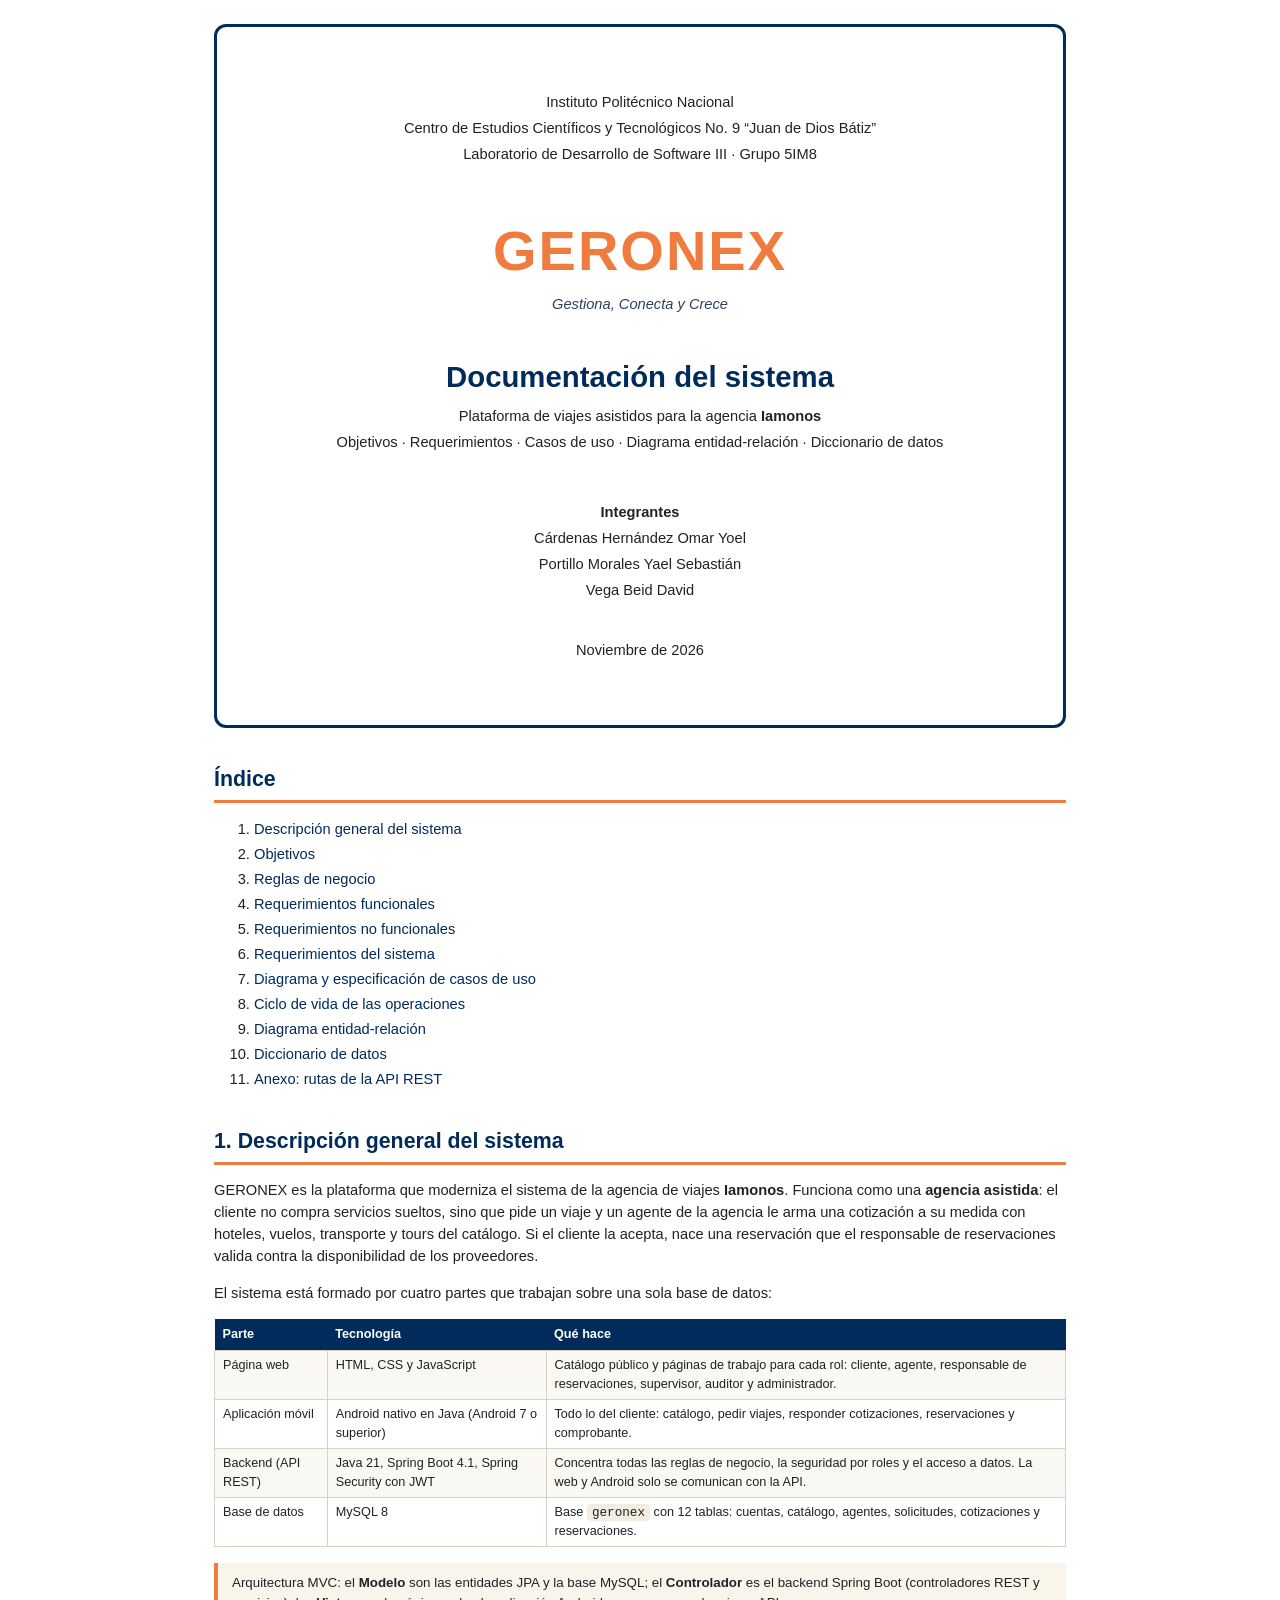
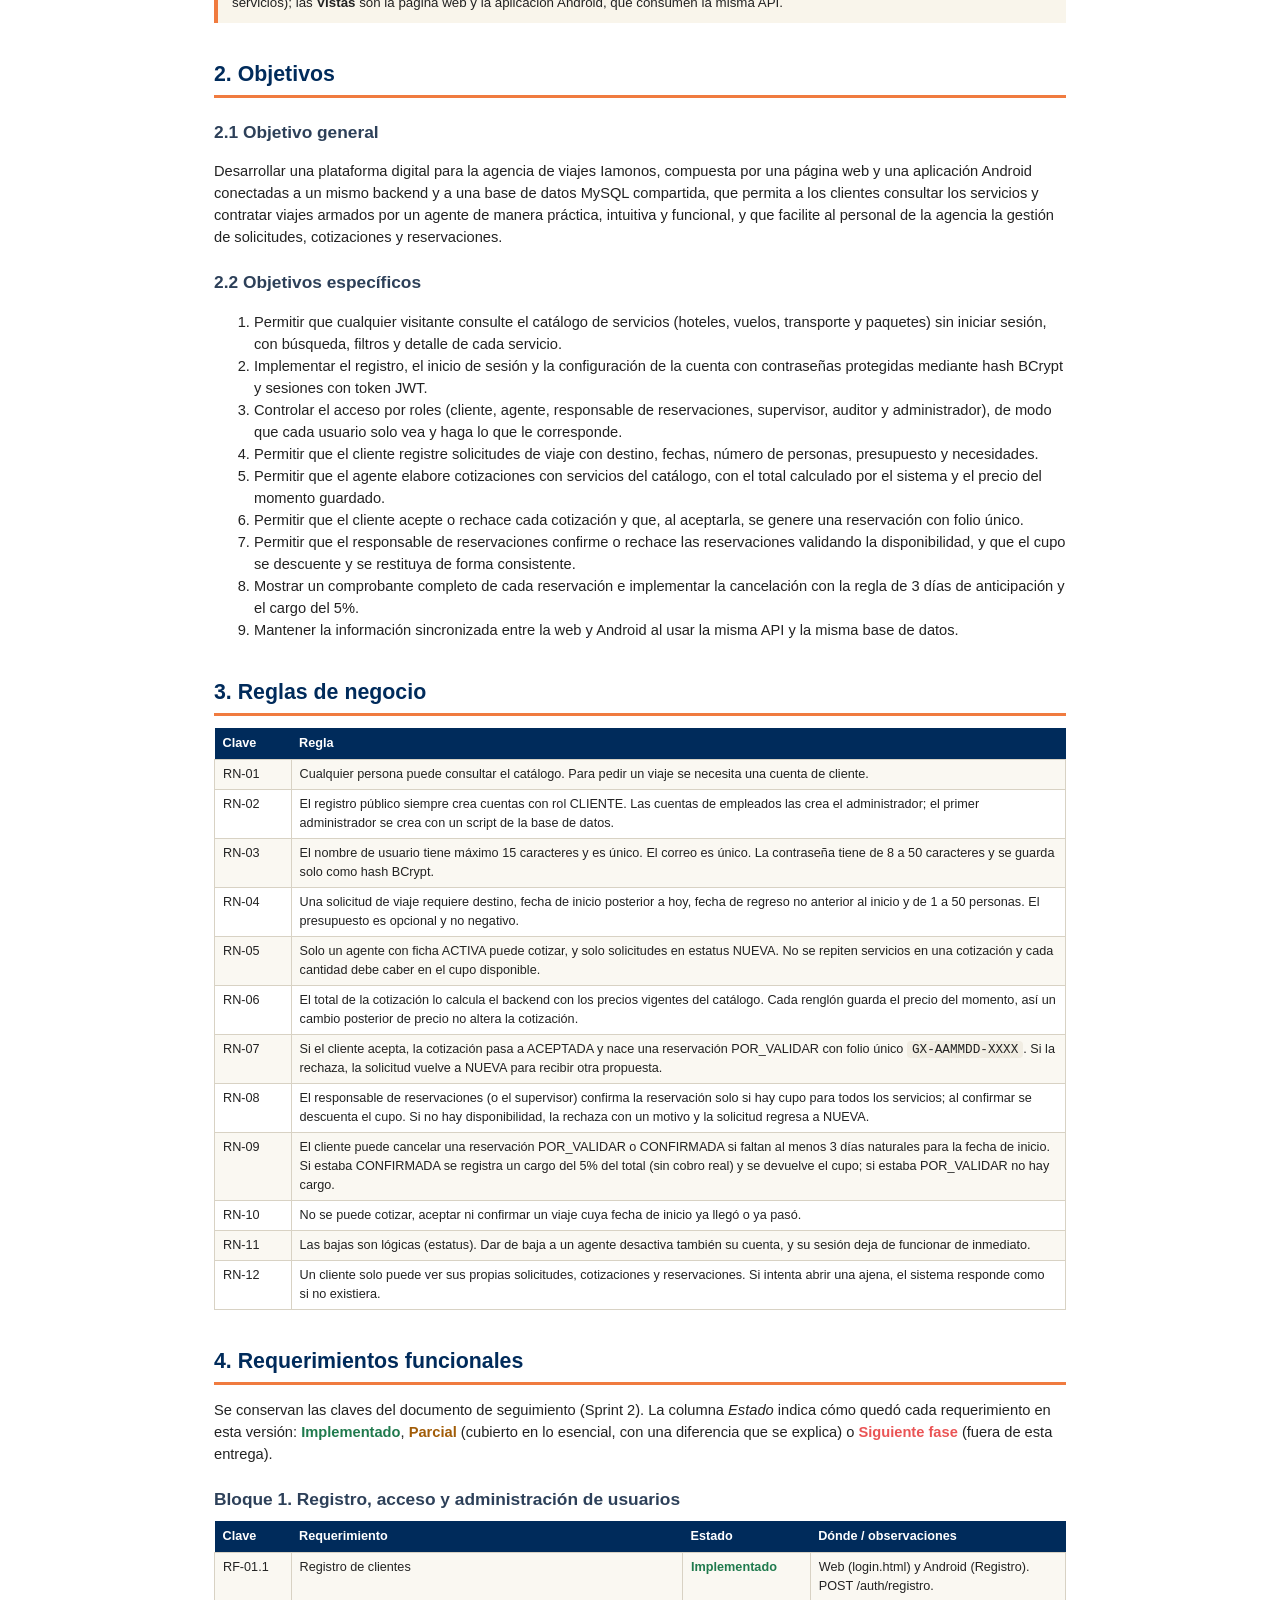
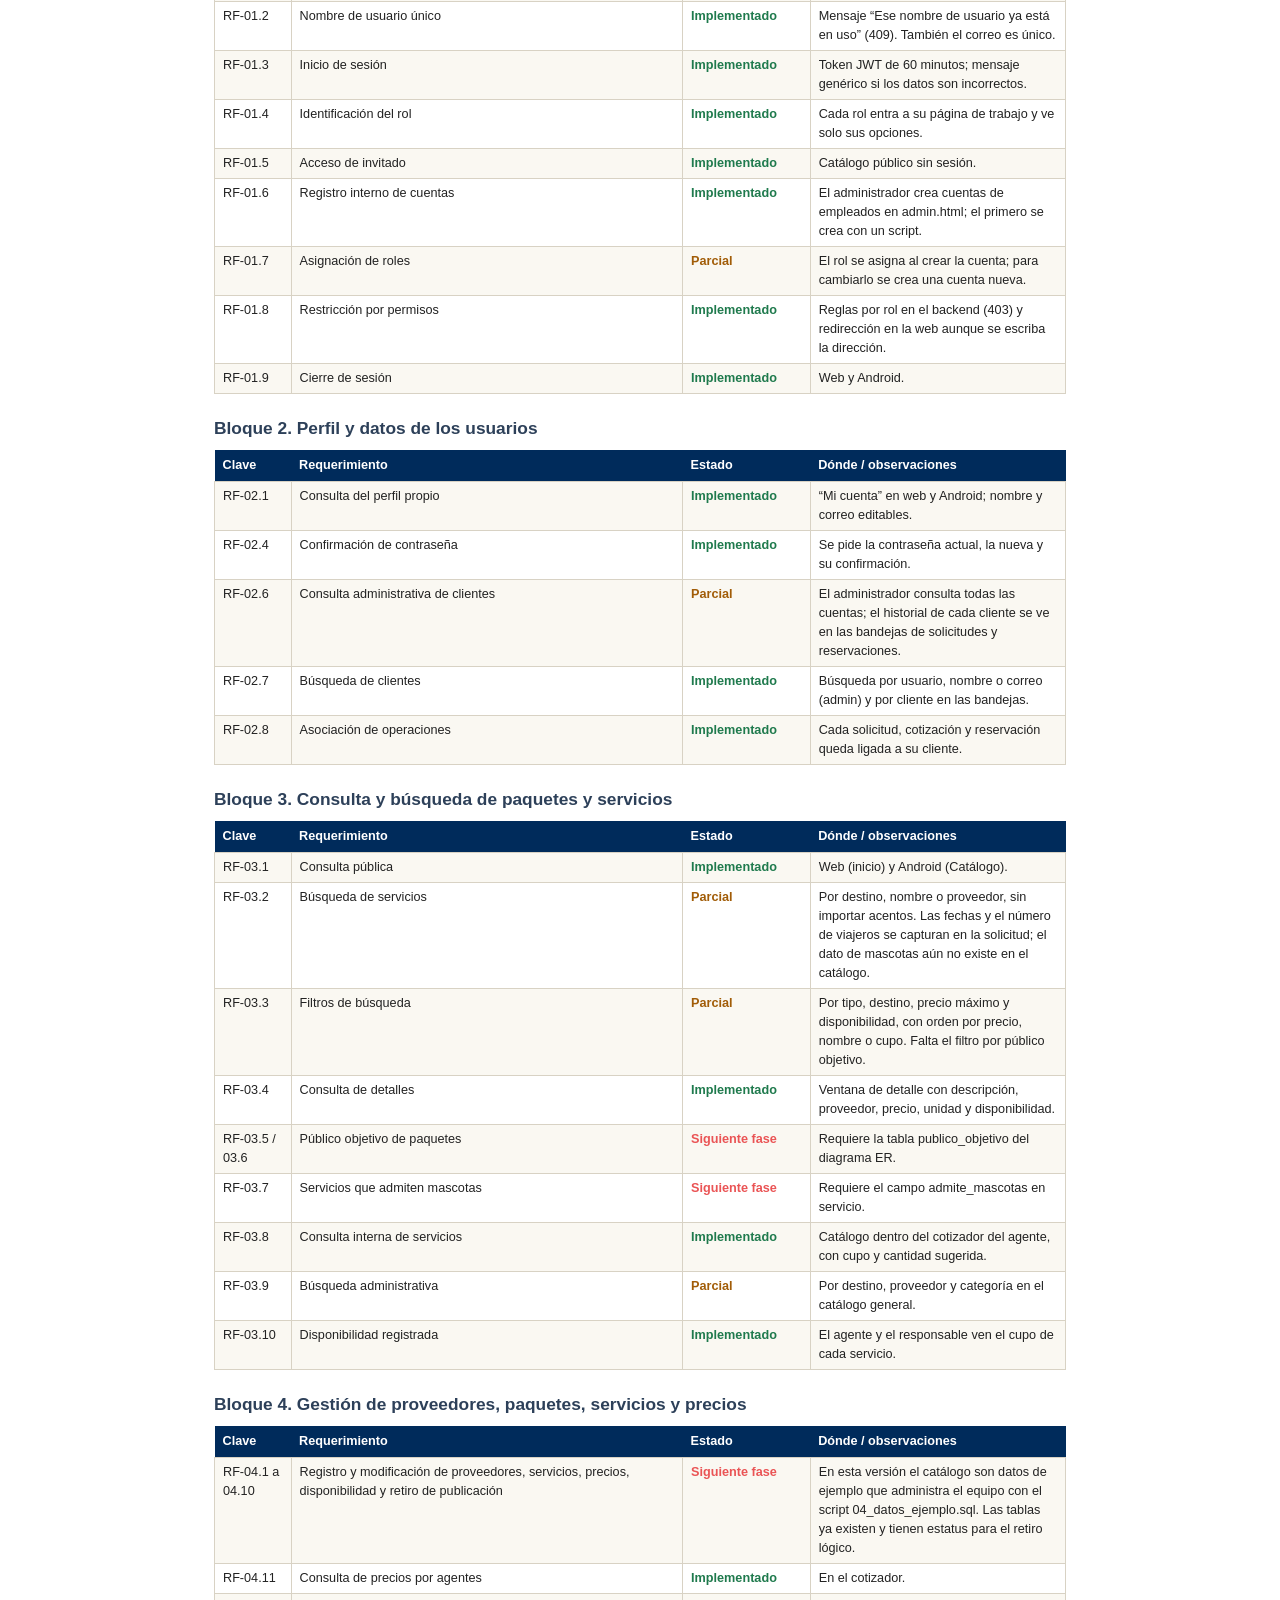
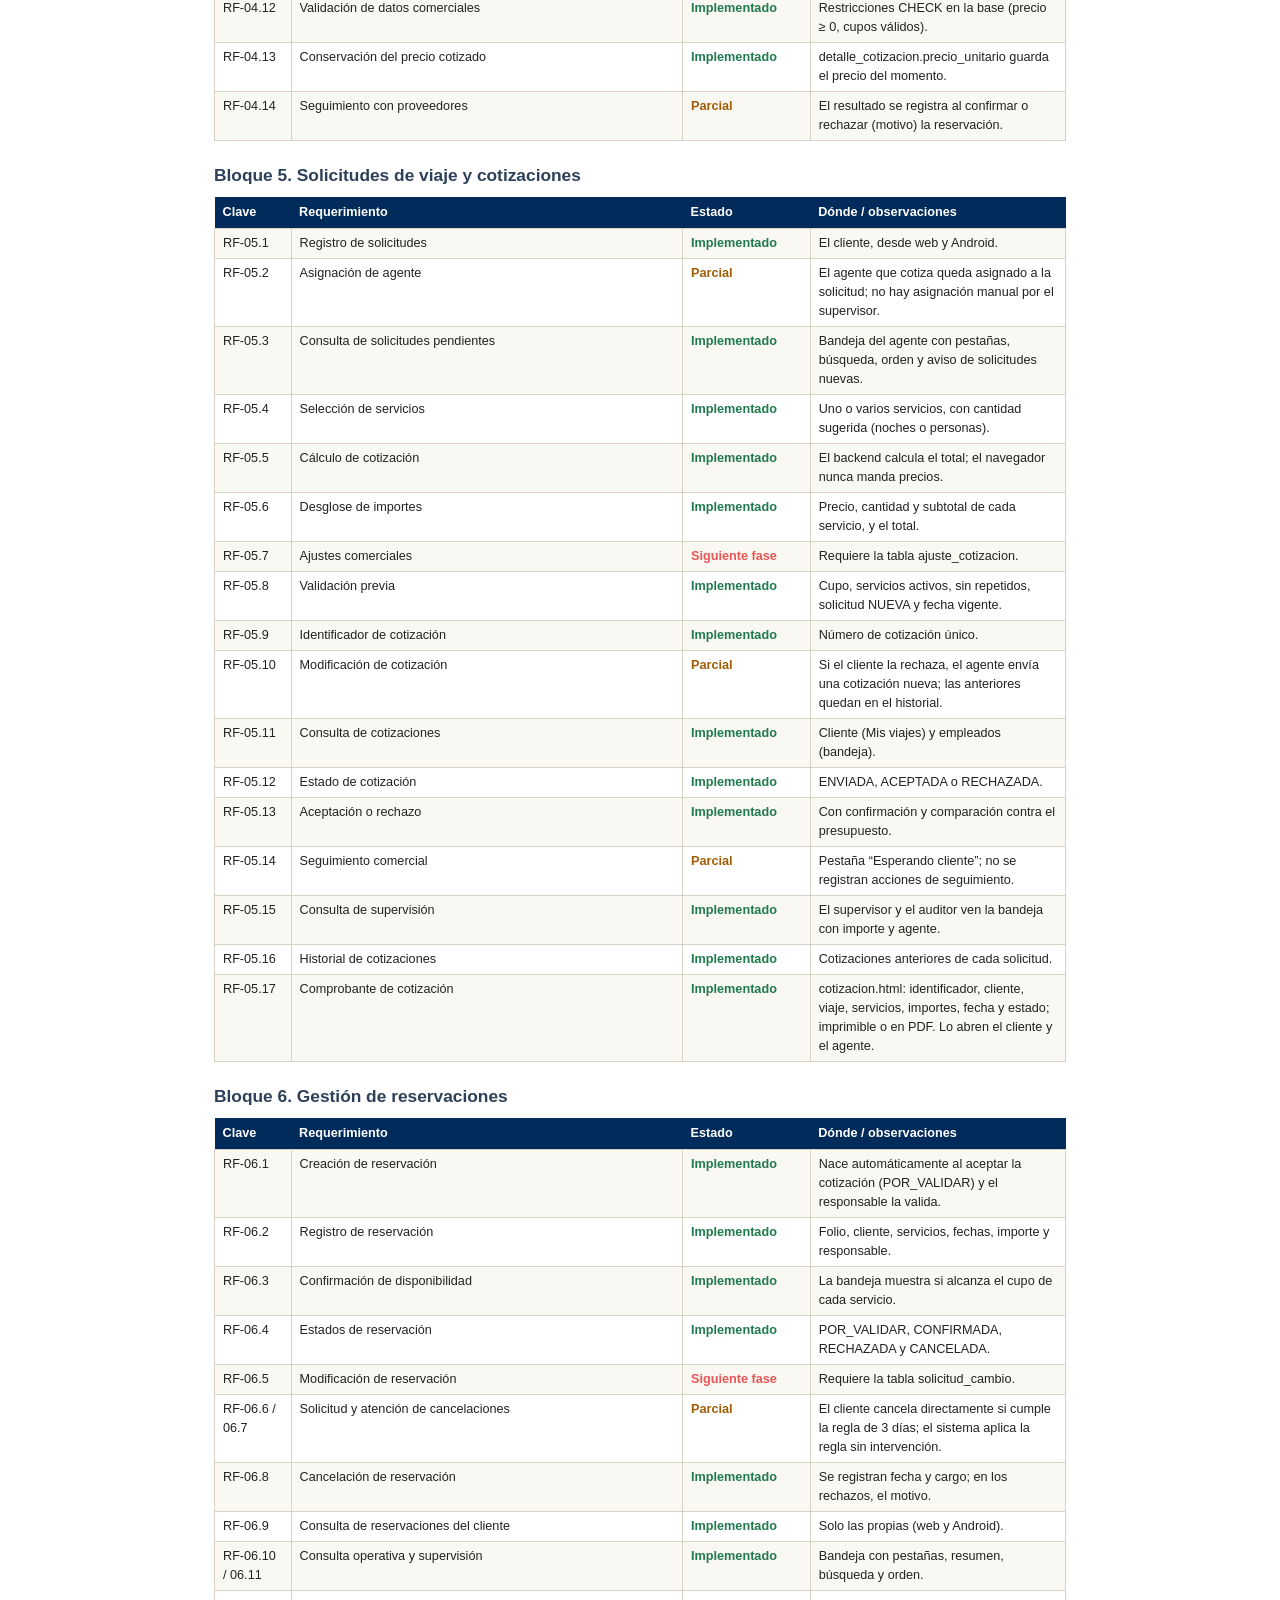
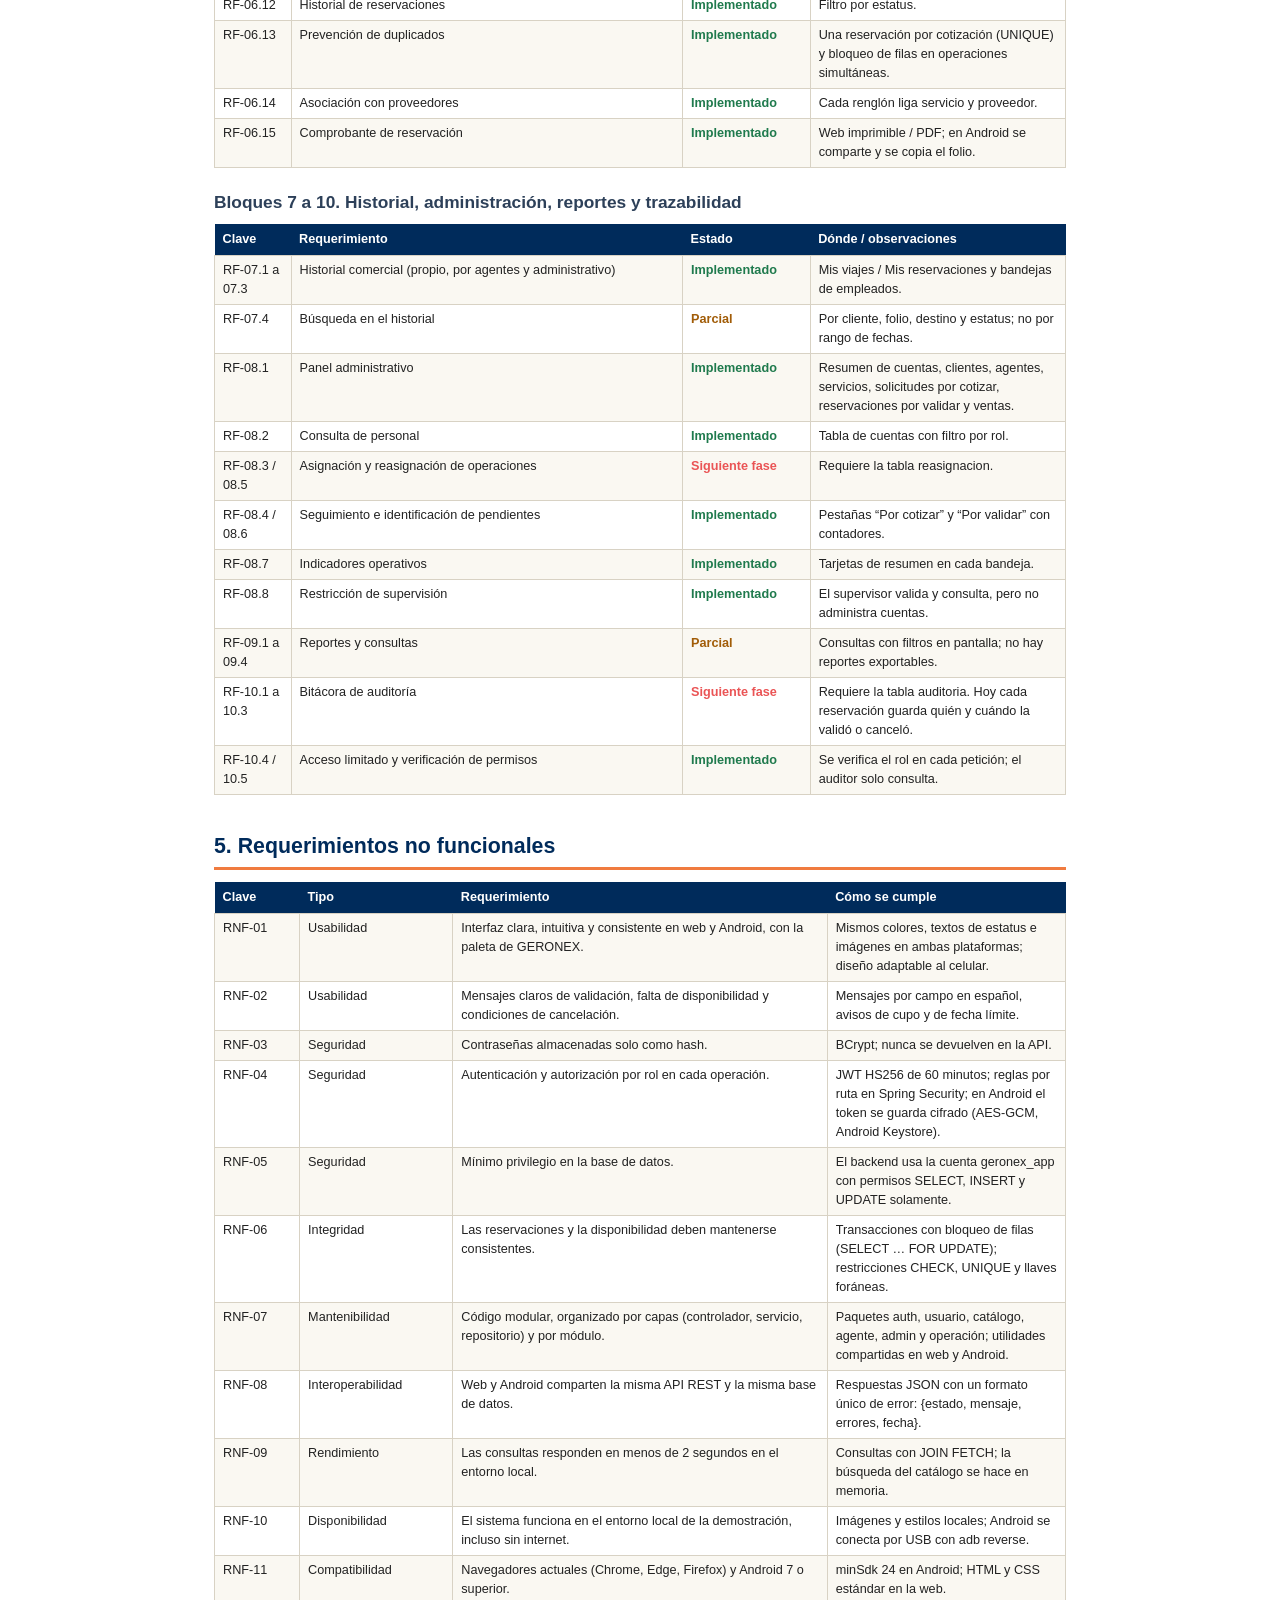
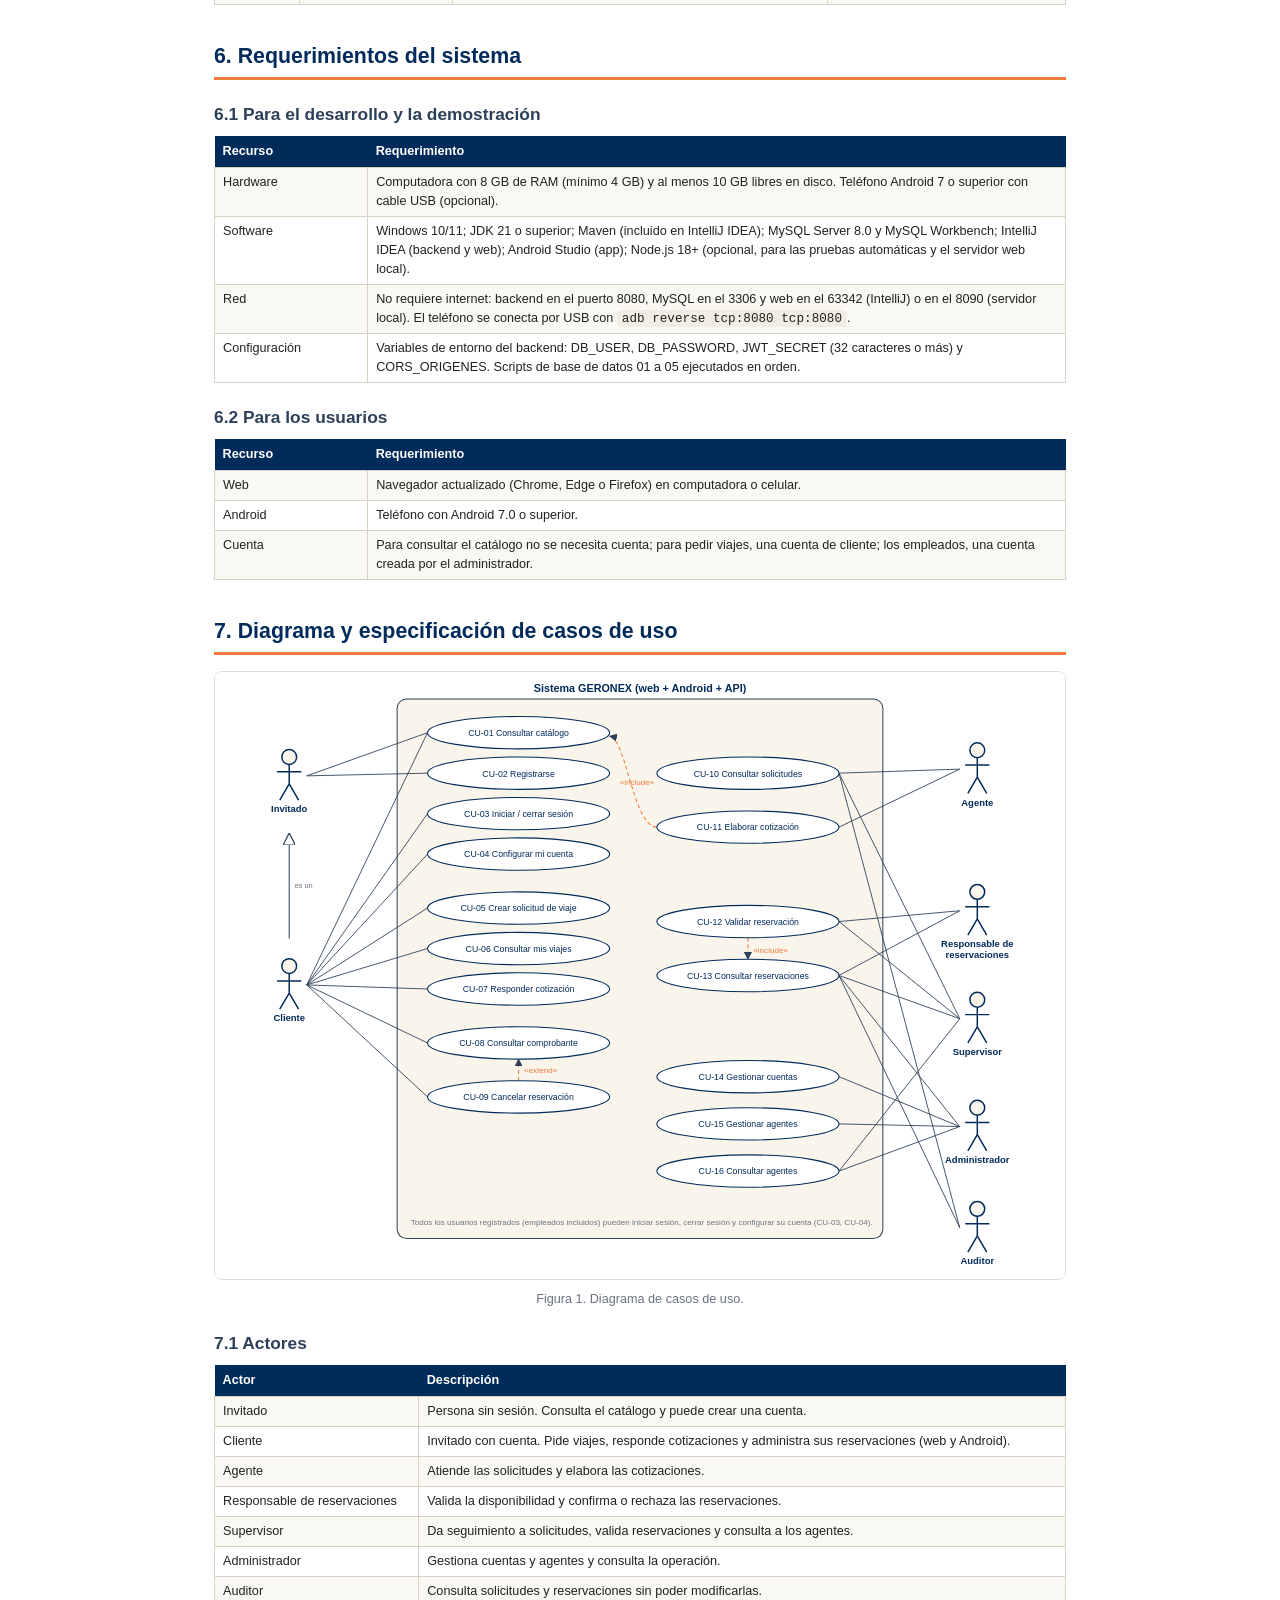
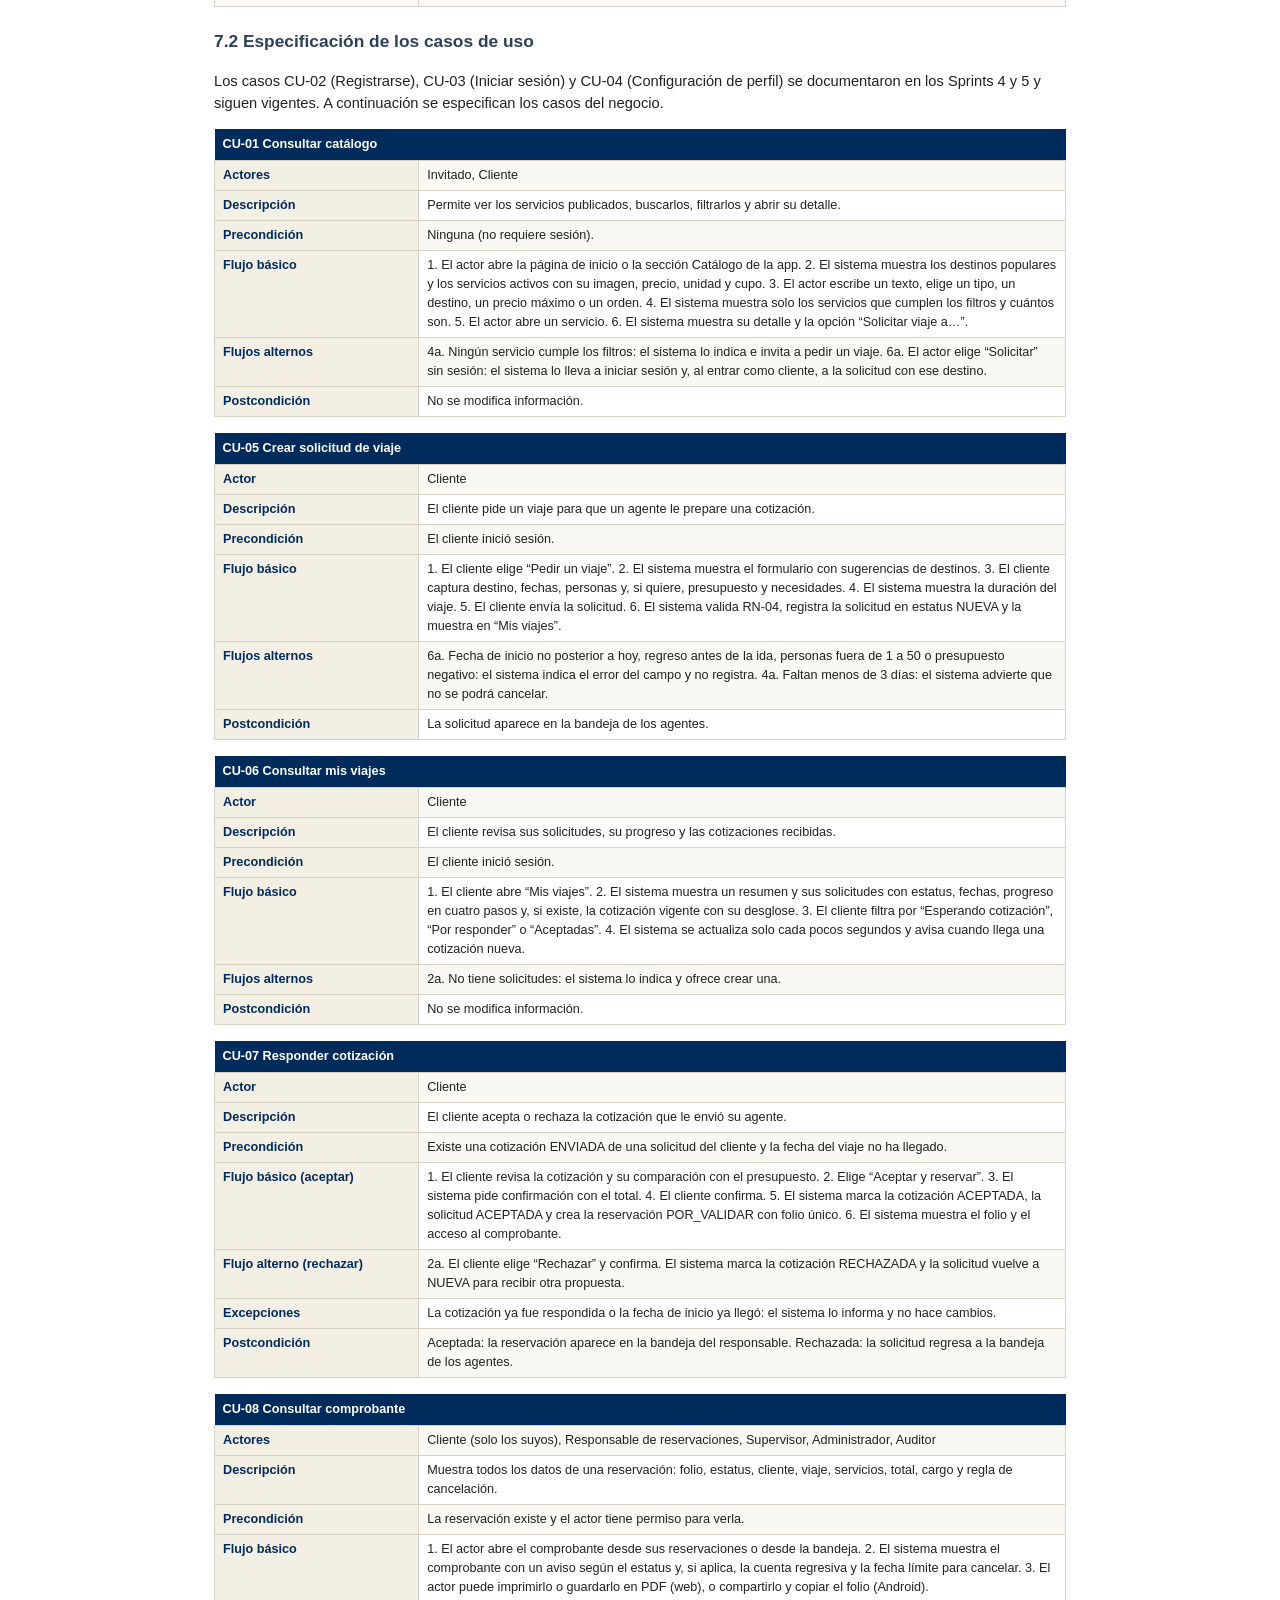
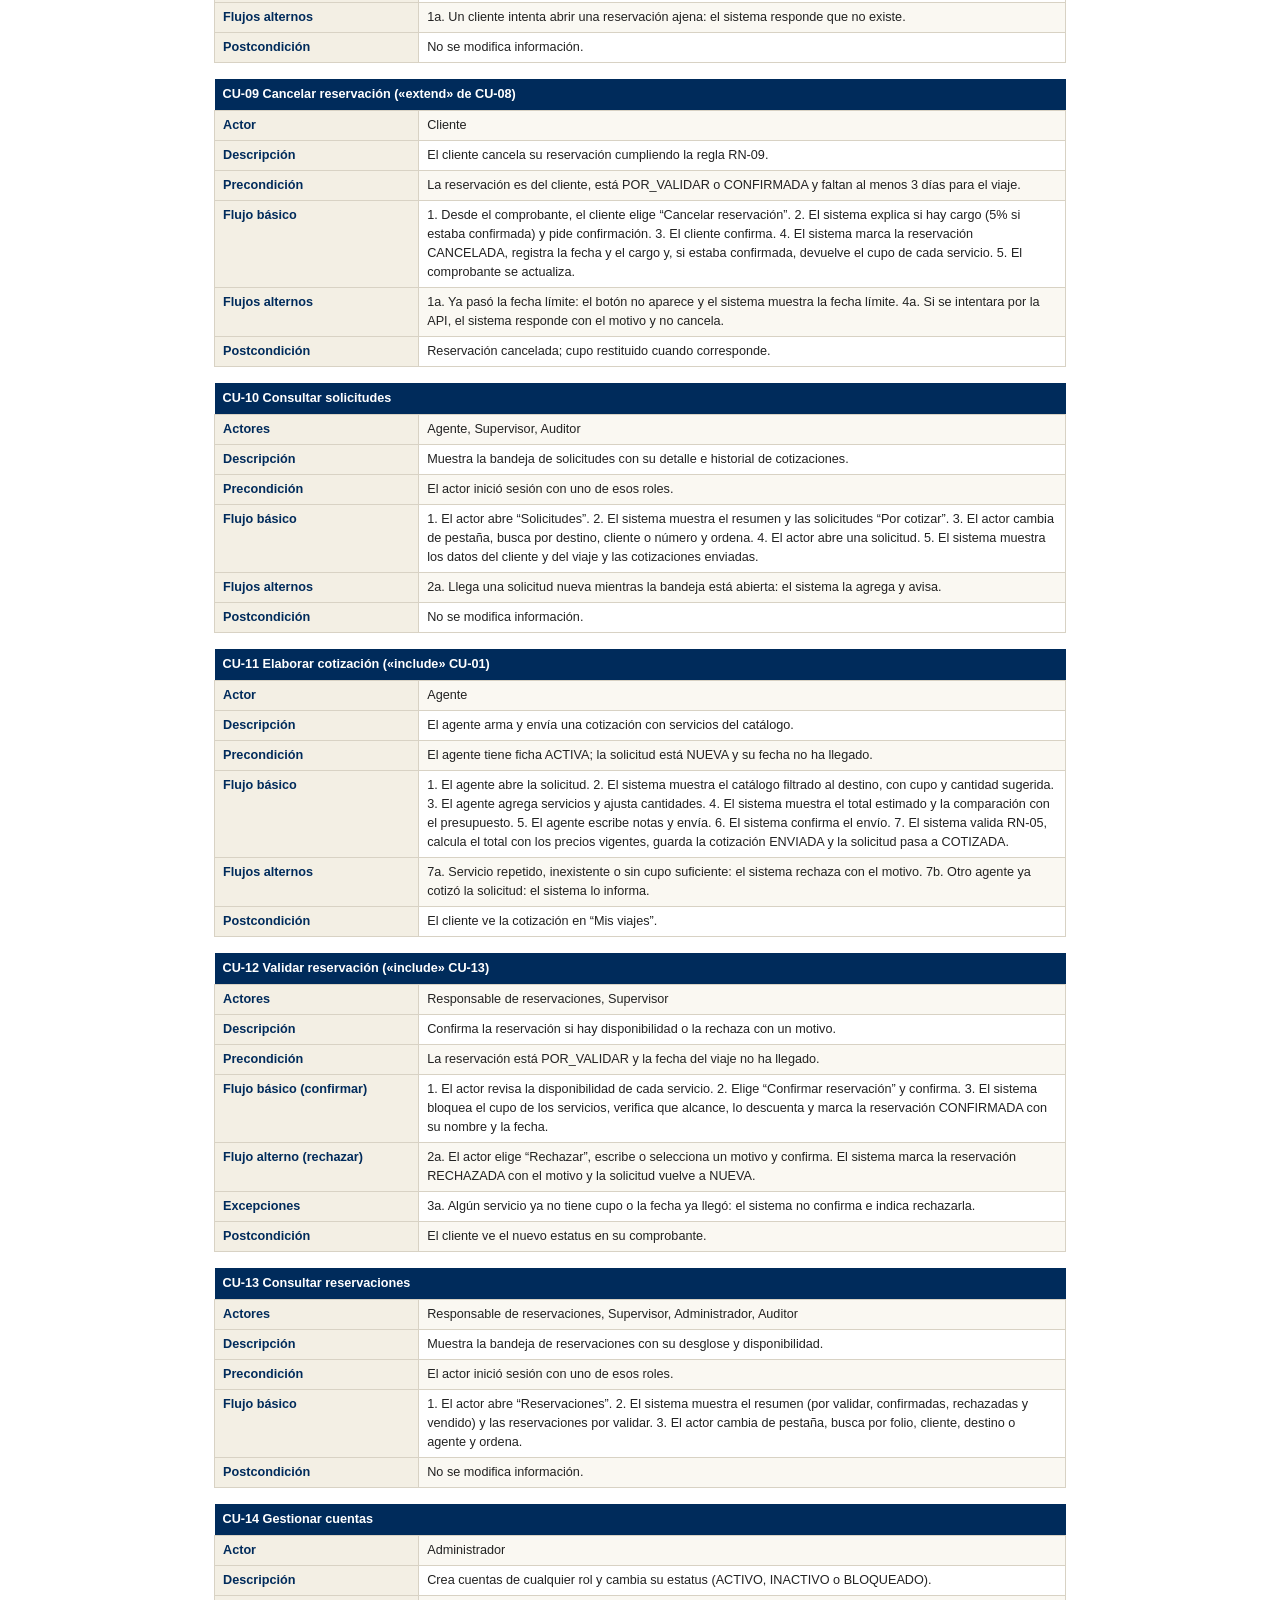
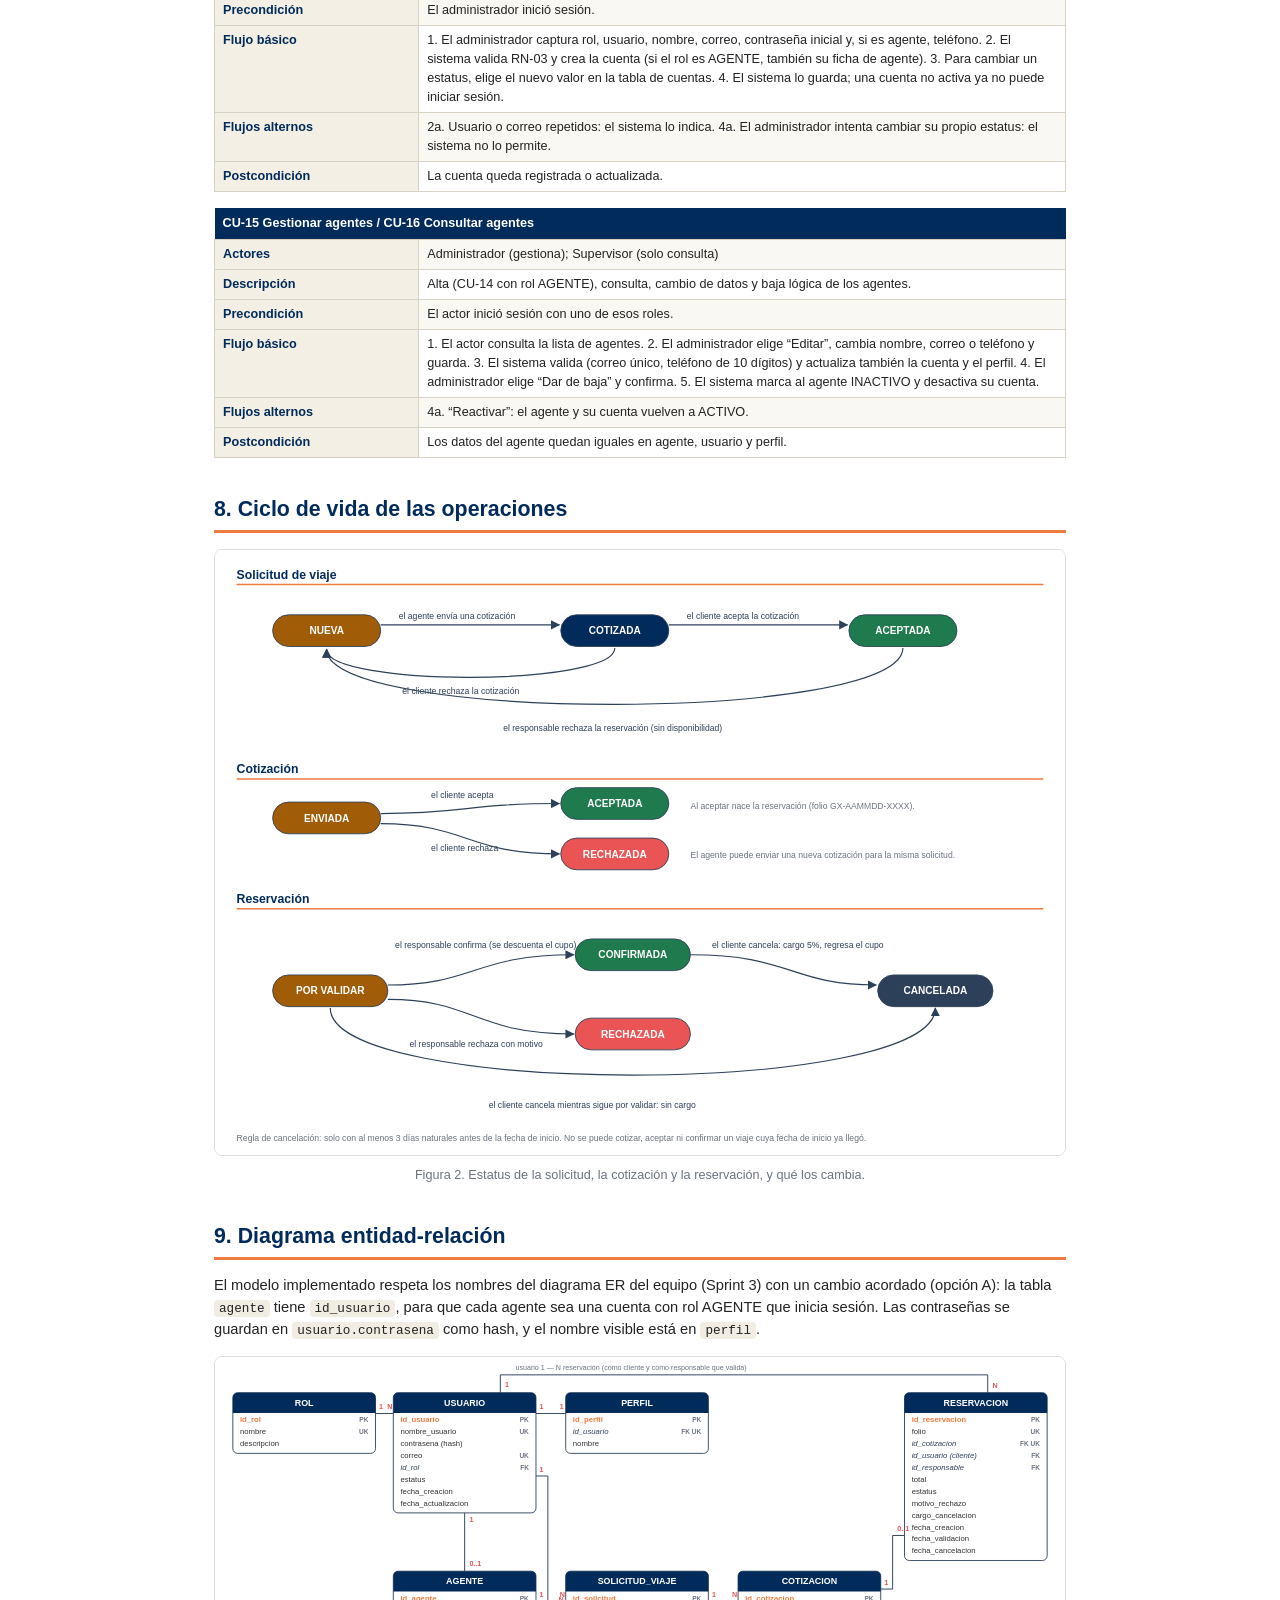
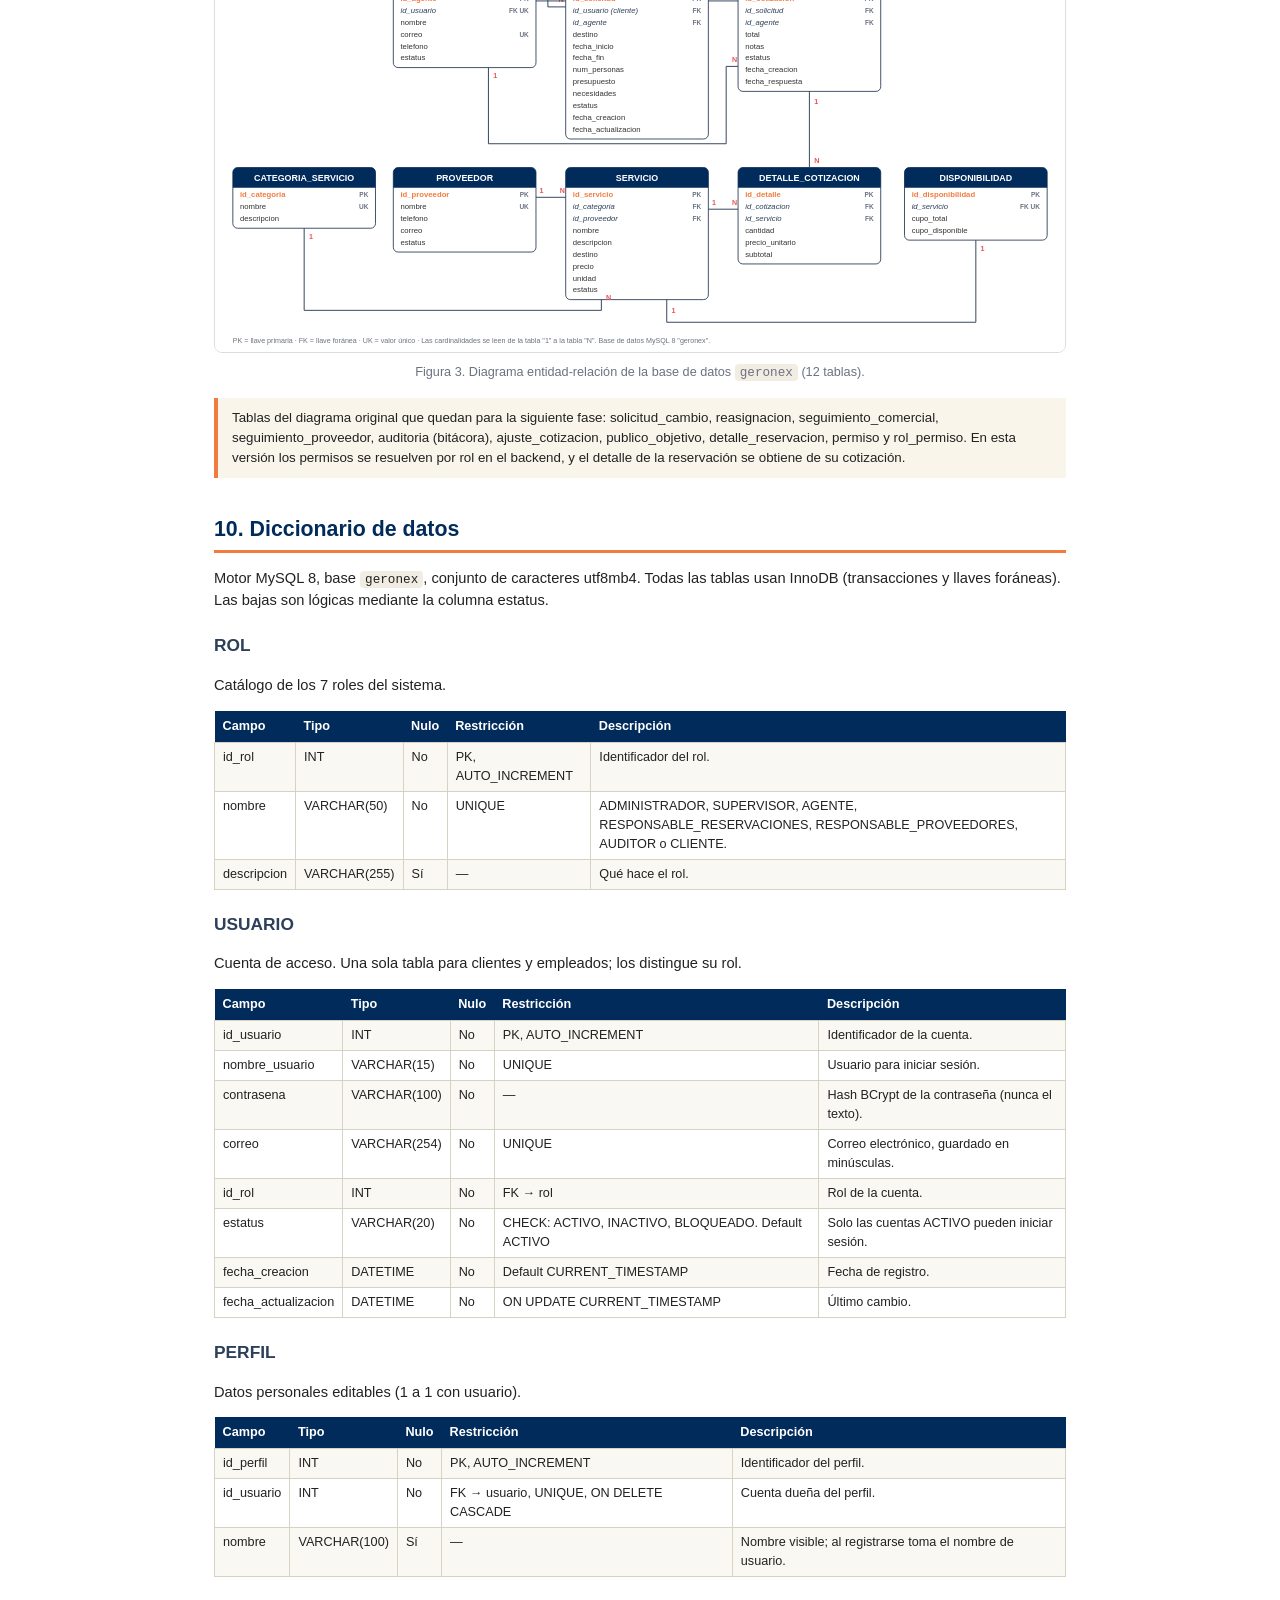
<file: docs/Documentacion_Final_GERONEX.html>
<!DOCTYPE html>
<html lang="es">
<head>
<meta charset="UTF-8">
<meta name="viewport" content="width=device-width, initial-scale=1.0">
<title>GERONEX - Documentación del sistema</title>
<style>
  :root { --navy:#002B5B; --slate:#2D4059; --orange:#F07B3F; --coral:#EA5455; --crema:#F9F5EB; --gris:#6b7280; --verde:#1f7a4d; --ambar:#a15c07; }
  * { box-sizing:border-box; }
  body { font-family:'Segoe UI', Arial, sans-serif; color:#222; margin:0; background:#fff; line-height:1.5; font-size:11pt; }
  main { max-width:900px; margin:0 auto; padding:24px; }
  h1 { color:var(--navy); font-size:22pt; margin:0 0 6px; }
  h2 { color:var(--navy); font-size:16pt; border-bottom:3px solid var(--orange); padding-bottom:4px; margin:36px 0 12px; page-break-after:avoid; }
  h3 { color:var(--slate); font-size:13pt; margin:22px 0 8px; page-break-after:avoid; }
  table { width:100%; border-collapse:collapse; margin:8px 0 16px; font-size:9.5pt; page-break-inside:auto; }
  th { background:var(--navy); color:#fff; text-align:left; padding:6px 8px; }
  td { border:1px solid #d8d2c4; padding:5px 8px; vertical-align:top; }
  tr:nth-child(even) td { background:#faf8f2; }
  tr { page-break-inside:avoid; }
  .portada { text-align:center; padding:60px 20px; border:3px solid var(--navy); border-radius:12px; margin-bottom:30px; page-break-after:always; }
  .portada .logo { font-size:42pt; font-weight:800; color:var(--orange); letter-spacing:2px; }
  .portada .lema { color:var(--slate); font-style:italic; margin-bottom:40px; }
  .portada p { margin:4px 0; }
  .nota { background:var(--crema); border-left:4px solid var(--orange); padding:10px 14px; margin:12px 0; font-size:10pt; }
  .figura { text-align:center; margin:16px 0; page-break-inside:avoid; }
  .figura img { max-width:100%; border:1px solid #ddd; border-radius:8px; }
  .figura figcaption { font-size:9.5pt; color:var(--gris); margin-top:4px; }
  .si { color:var(--verde); font-weight:700; } .parcial { color:var(--ambar); font-weight:700; } .no { color:var(--coral); font-weight:700; }
  .cu td:first-child { width:24%; font-weight:700; color:var(--navy); background:#f3efe4; }
  .indice a { color:var(--navy); text-decoration:none; } .indice li { margin:3px 0; }
  code { background:#f1ede3; padding:1px 5px; border-radius:4px; font-size:9.5pt; }
  @media print { main { padding:0; } h2 { page-break-before:always; } .portada + h2, .indice + h2 { page-break-before:auto; } a { color:inherit; } }
</style>
</head>
<body>
<main>

<section class="portada">
  <p>Instituto Politécnico Nacional</p>
  <p>Centro de Estudios Científicos y Tecnológicos No. 9 “Juan de Dios Bátiz”</p>
  <p>Laboratorio de Desarrollo de Software III · Grupo 5IM8</p>
  <div style="height:40px"></div>
  <div class="logo">GERONEX</div>
  <div class="lema">Gestiona, Conecta y Crece</div>
  <h1>Documentación del sistema</h1>
  <p>Plataforma de viajes asistidos para la agencia <strong>Iamonos</strong></p>
  <p>Objetivos · Requerimientos · Casos de uso · Diagrama entidad-relación · Diccionario de datos</p>
  <div style="height:40px"></div>
  <p><strong>Integrantes</strong></p>
  <p>Cárdenas Hernández Omar Yoel</p>
  <p>Portillo Morales Yael Sebastián</p>
  <p>Vega Beid David</p>
  <div style="height:30px"></div>
  <p>Noviembre de 2026</p>
</section>

<nav class="indice">
  <h2 style="page-break-before:auto">Índice</h2>
  <ol>
    <li><a href="#descripcion">Descripción general del sistema</a></li>
    <li><a href="#objetivos">Objetivos</a></li>
    <li><a href="#reglas">Reglas de negocio</a></li>
    <li><a href="#rf">Requerimientos funcionales</a></li>
    <li><a href="#rnf">Requerimientos no funcionales</a></li>
    <li><a href="#rs">Requerimientos del sistema</a></li>
    <li><a href="#cu">Diagrama y especificación de casos de uso</a></li>
    <li><a href="#estados">Ciclo de vida de las operaciones</a></li>
    <li><a href="#er">Diagrama entidad-relación</a></li>
    <li><a href="#dd">Diccionario de datos</a></li>
    <li><a href="#api">Anexo: rutas de la API REST</a></li>
  </ol>
</nav>

<!-- ================================================================== -->
<h2 id="descripcion">1. Descripción general del sistema</h2>
<p>GERONEX es la plataforma que moderniza el sistema de la agencia de viajes <strong>Iamonos</strong>. Funciona como una <strong>agencia asistida</strong>: el cliente no compra servicios sueltos, sino que pide un viaje y un agente de la agencia le arma una cotización a su medida con hoteles, vuelos, transporte y tours del catálogo. Si el cliente la acepta, nace una reservación que el responsable de reservaciones valida contra la disponibilidad de los proveedores.</p>
<p>El sistema está formado por cuatro partes que trabajan sobre una sola base de datos:</p>
<table>
  <tr><th>Parte</th><th>Tecnología</th><th>Qué hace</th></tr>
  <tr><td>Página web</td><td>HTML, CSS y JavaScript</td><td>Catálogo público y páginas de trabajo para cada rol: cliente, agente, responsable de reservaciones, supervisor, auditor y administrador.</td></tr>
  <tr><td>Aplicación móvil</td><td>Android nativo en Java (Android 7 o superior)</td><td>Todo lo del cliente: catálogo, pedir viajes, responder cotizaciones, reservaciones y comprobante.</td></tr>
  <tr><td>Backend (API REST)</td><td>Java 21, Spring Boot 4.1, Spring Security con JWT</td><td>Concentra todas las reglas de negocio, la seguridad por roles y el acceso a datos. La web y Android solo se comunican con la API.</td></tr>
  <tr><td>Base de datos</td><td>MySQL 8</td><td>Base <code>geronex</code> con 12 tablas: cuentas, catálogo, agentes, solicitudes, cotizaciones y reservaciones.</td></tr>
</table>
<div class="nota">Arquitectura MVC: el <strong>Modelo</strong> son las entidades JPA y la base MySQL; el <strong>Controlador</strong> es el backend Spring Boot (controladores REST y servicios); las <strong>Vistas</strong> son la página web y la aplicación Android, que consumen la misma API.</div>

<!-- ================================================================== -->
<h2 id="objetivos">2. Objetivos</h2>
<h3>2.1 Objetivo general</h3>
<p>Desarrollar una plataforma digital para la agencia de viajes Iamonos, compuesta por una página web y una aplicación Android conectadas a un mismo backend y a una base de datos MySQL compartida, que permita a los clientes consultar los servicios y contratar viajes armados por un agente de manera práctica, intuitiva y funcional, y que facilite al personal de la agencia la gestión de solicitudes, cotizaciones y reservaciones.</p>
<h3>2.2 Objetivos específicos</h3>
<ol>
  <li>Permitir que cualquier visitante consulte el catálogo de servicios (hoteles, vuelos, transporte y paquetes) sin iniciar sesión, con búsqueda, filtros y detalle de cada servicio.</li>
  <li>Implementar el registro, el inicio de sesión y la configuración de la cuenta con contraseñas protegidas mediante hash BCrypt y sesiones con token JWT.</li>
  <li>Controlar el acceso por roles (cliente, agente, responsable de reservaciones, supervisor, auditor y administrador), de modo que cada usuario solo vea y haga lo que le corresponde.</li>
  <li>Permitir que el cliente registre solicitudes de viaje con destino, fechas, número de personas, presupuesto y necesidades.</li>
  <li>Permitir que el agente elabore cotizaciones con servicios del catálogo, con el total calculado por el sistema y el precio del momento guardado.</li>
  <li>Permitir que el cliente acepte o rechace cada cotización y que, al aceptarla, se genere una reservación con folio único.</li>
  <li>Permitir que el responsable de reservaciones confirme o rechace las reservaciones validando la disponibilidad, y que el cupo se descuente y se restituya de forma consistente.</li>
  <li>Mostrar un comprobante completo de cada reservación e implementar la cancelación con la regla de 3 días de anticipación y el cargo del 5%.</li>
  <li>Mantener la información sincronizada entre la web y Android al usar la misma API y la misma base de datos.</li>
</ol>

<!-- ================================================================== -->
<h2 id="reglas">3. Reglas de negocio</h2>
<table>
  <tr><th style="width:9%">Clave</th><th>Regla</th></tr>
  <tr><td>RN-01</td><td>Cualquier persona puede consultar el catálogo. Para pedir un viaje se necesita una cuenta de cliente.</td></tr>
  <tr><td>RN-02</td><td>El registro público siempre crea cuentas con rol CLIENTE. Las cuentas de empleados las crea el administrador; el primer administrador se crea con un script de la base de datos.</td></tr>
  <tr><td>RN-03</td><td>El nombre de usuario tiene máximo 15 caracteres y es único. El correo es único. La contraseña tiene de 8 a 50 caracteres y se guarda solo como hash BCrypt.</td></tr>
  <tr><td>RN-04</td><td>Una solicitud de viaje requiere destino, fecha de inicio posterior a hoy, fecha de regreso no anterior al inicio y de 1 a 50 personas. El presupuesto es opcional y no negativo.</td></tr>
  <tr><td>RN-05</td><td>Solo un agente con ficha ACTIVA puede cotizar, y solo solicitudes en estatus NUEVA. No se repiten servicios en una cotización y cada cantidad debe caber en el cupo disponible.</td></tr>
  <tr><td>RN-06</td><td>El total de la cotización lo calcula el backend con los precios vigentes del catálogo. Cada renglón guarda el precio del momento, así un cambio posterior de precio no altera la cotización.</td></tr>
  <tr><td>RN-07</td><td>Si el cliente acepta, la cotización pasa a ACEPTADA y nace una reservación POR_VALIDAR con folio único <code>GX-AAMMDD-XXXX</code>. Si la rechaza, la solicitud vuelve a NUEVA para recibir otra propuesta.</td></tr>
  <tr><td>RN-08</td><td>El responsable de reservaciones (o el supervisor) confirma la reservación solo si hay cupo para todos los servicios; al confirmar se descuenta el cupo. Si no hay disponibilidad, la rechaza con un motivo y la solicitud regresa a NUEVA.</td></tr>
  <tr><td>RN-09</td><td>El cliente puede cancelar una reservación POR_VALIDAR o CONFIRMADA si faltan al menos 3 días naturales para la fecha de inicio. Si estaba CONFIRMADA se registra un cargo del 5% del total (sin cobro real) y se devuelve el cupo; si estaba POR_VALIDAR no hay cargo.</td></tr>
  <tr><td>RN-10</td><td>No se puede cotizar, aceptar ni confirmar un viaje cuya fecha de inicio ya llegó o ya pasó.</td></tr>
  <tr><td>RN-11</td><td>Las bajas son lógicas (estatus). Dar de baja a un agente desactiva también su cuenta, y su sesión deja de funcionar de inmediato.</td></tr>
  <tr><td>RN-12</td><td>Un cliente solo puede ver sus propias solicitudes, cotizaciones y reservaciones. Si intenta abrir una ajena, el sistema responde como si no existiera.</td></tr>
</table>

<!-- ================================================================== -->
<h2 id="rf">4. Requerimientos funcionales</h2>
<p>Se conservan las claves del documento de seguimiento (Sprint 2). La columna <em>Estado</em> indica cómo quedó cada requerimiento en esta versión: <span class="si">Implementado</span>, <span class="parcial">Parcial</span> (cubierto en lo esencial, con una diferencia que se explica) o <span class="no">Siguiente fase</span> (fuera de esta entrega).</p>

<h3>Bloque 1. Registro, acceso y administración de usuarios</h3>
<table>
  <tr><th style="width:9%">Clave</th><th>Requerimiento</th><th style="width:15%">Estado</th><th style="width:30%">Dónde / observaciones</th></tr>
  <tr><td>RF-01.1</td><td>Registro de clientes</td><td class="si">Implementado</td><td>Web (login.html) y Android (Registro). POST /auth/registro.</td></tr>
  <tr><td>RF-01.2</td><td>Nombre de usuario único</td><td class="si">Implementado</td><td>Mensaje “Ese nombre de usuario ya está en uso” (409). También el correo es único.</td></tr>
  <tr><td>RF-01.3</td><td>Inicio de sesión</td><td class="si">Implementado</td><td>Token JWT de 60 minutos; mensaje genérico si los datos son incorrectos.</td></tr>
  <tr><td>RF-01.4</td><td>Identificación del rol</td><td class="si">Implementado</td><td>Cada rol entra a su página de trabajo y ve solo sus opciones.</td></tr>
  <tr><td>RF-01.5</td><td>Acceso de invitado</td><td class="si">Implementado</td><td>Catálogo público sin sesión.</td></tr>
  <tr><td>RF-01.6</td><td>Registro interno de cuentas</td><td class="si">Implementado</td><td>El administrador crea cuentas de empleados en admin.html; el primero se crea con un script.</td></tr>
  <tr><td>RF-01.7</td><td>Asignación de roles</td><td class="parcial">Parcial</td><td>El rol se asigna al crear la cuenta; para cambiarlo se crea una cuenta nueva.</td></tr>
  <tr><td>RF-01.8</td><td>Restricción por permisos</td><td class="si">Implementado</td><td>Reglas por rol en el backend (403) y redirección en la web aunque se escriba la dirección.</td></tr>
  <tr><td>RF-01.9</td><td>Cierre de sesión</td><td class="si">Implementado</td><td>Web y Android.</td></tr>
</table>

<h3>Bloque 2. Perfil y datos de los usuarios</h3>
<table>
  <tr><th style="width:9%">Clave</th><th>Requerimiento</th><th style="width:15%">Estado</th><th style="width:30%">Dónde / observaciones</th></tr>
  <tr><td>RF-02.1</td><td>Consulta del perfil propio</td><td class="si">Implementado</td><td>“Mi cuenta” en web y Android; nombre y correo editables.</td></tr>
  <tr><td>RF-02.4</td><td>Confirmación de contraseña</td><td class="si">Implementado</td><td>Se pide la contraseña actual, la nueva y su confirmación.</td></tr>
  <tr><td>RF-02.6</td><td>Consulta administrativa de clientes</td><td class="parcial">Parcial</td><td>El administrador consulta todas las cuentas; el historial de cada cliente se ve en las bandejas de solicitudes y reservaciones.</td></tr>
  <tr><td>RF-02.7</td><td>Búsqueda de clientes</td><td class="si">Implementado</td><td>Búsqueda por usuario, nombre o correo (admin) y por cliente en las bandejas.</td></tr>
  <tr><td>RF-02.8</td><td>Asociación de operaciones</td><td class="si">Implementado</td><td>Cada solicitud, cotización y reservación queda ligada a su cliente.</td></tr>
</table>

<h3>Bloque 3. Consulta y búsqueda de paquetes y servicios</h3>
<table>
  <tr><th style="width:9%">Clave</th><th>Requerimiento</th><th style="width:15%">Estado</th><th style="width:30%">Dónde / observaciones</th></tr>
  <tr><td>RF-03.1</td><td>Consulta pública</td><td class="si">Implementado</td><td>Web (inicio) y Android (Catálogo).</td></tr>
  <tr><td>RF-03.2</td><td>Búsqueda de servicios</td><td class="parcial">Parcial</td><td>Por destino, nombre o proveedor, sin importar acentos. Las fechas y el número de viajeros se capturan en la solicitud; el dato de mascotas aún no existe en el catálogo.</td></tr>
  <tr><td>RF-03.3</td><td>Filtros de búsqueda</td><td class="parcial">Parcial</td><td>Por tipo, destino, precio máximo y disponibilidad, con orden por precio, nombre o cupo. Falta el filtro por público objetivo.</td></tr>
  <tr><td>RF-03.4</td><td>Consulta de detalles</td><td class="si">Implementado</td><td>Ventana de detalle con descripción, proveedor, precio, unidad y disponibilidad.</td></tr>
  <tr><td>RF-03.5 / 03.6</td><td>Público objetivo de paquetes</td><td class="no">Siguiente fase</td><td>Requiere la tabla publico_objetivo del diagrama ER.</td></tr>
  <tr><td>RF-03.7</td><td>Servicios que admiten mascotas</td><td class="no">Siguiente fase</td><td>Requiere el campo admite_mascotas en servicio.</td></tr>
  <tr><td>RF-03.8</td><td>Consulta interna de servicios</td><td class="si">Implementado</td><td>Catálogo dentro del cotizador del agente, con cupo y cantidad sugerida.</td></tr>
  <tr><td>RF-03.9</td><td>Búsqueda administrativa</td><td class="parcial">Parcial</td><td>Por destino, proveedor y categoría en el catálogo general.</td></tr>
  <tr><td>RF-03.10</td><td>Disponibilidad registrada</td><td class="si">Implementado</td><td>El agente y el responsable ven el cupo de cada servicio.</td></tr>
</table>

<h3>Bloque 4. Gestión de proveedores, paquetes, servicios y precios</h3>
<table>
  <tr><th style="width:9%">Clave</th><th>Requerimiento</th><th style="width:15%">Estado</th><th style="width:30%">Dónde / observaciones</th></tr>
  <tr><td>RF-04.1 a 04.10</td><td>Registro y modificación de proveedores, servicios, precios, disponibilidad y retiro de publicación</td><td class="no">Siguiente fase</td><td>En esta versión el catálogo son datos de ejemplo que administra el equipo con el script 04_datos_ejemplo.sql. Las tablas ya existen y tienen estatus para el retiro lógico.</td></tr>
  <tr><td>RF-04.11</td><td>Consulta de precios por agentes</td><td class="si">Implementado</td><td>En el cotizador.</td></tr>
  <tr><td>RF-04.12</td><td>Validación de datos comerciales</td><td class="si">Implementado</td><td>Restricciones CHECK en la base (precio ≥ 0, cupos válidos).</td></tr>
  <tr><td>RF-04.13</td><td>Conservación del precio cotizado</td><td class="si">Implementado</td><td>detalle_cotizacion.precio_unitario guarda el precio del momento.</td></tr>
  <tr><td>RF-04.14</td><td>Seguimiento con proveedores</td><td class="parcial">Parcial</td><td>El resultado se registra al confirmar o rechazar (motivo) la reservación.</td></tr>
</table>

<h3>Bloque 5. Solicitudes de viaje y cotizaciones</h3>
<table>
  <tr><th style="width:9%">Clave</th><th>Requerimiento</th><th style="width:15%">Estado</th><th style="width:30%">Dónde / observaciones</th></tr>
  <tr><td>RF-05.1</td><td>Registro de solicitudes</td><td class="si">Implementado</td><td>El cliente, desde web y Android.</td></tr>
  <tr><td>RF-05.2</td><td>Asignación de agente</td><td class="parcial">Parcial</td><td>El agente que cotiza queda asignado a la solicitud; no hay asignación manual por el supervisor.</td></tr>
  <tr><td>RF-05.3</td><td>Consulta de solicitudes pendientes</td><td class="si">Implementado</td><td>Bandeja del agente con pestañas, búsqueda, orden y aviso de solicitudes nuevas.</td></tr>
  <tr><td>RF-05.4</td><td>Selección de servicios</td><td class="si">Implementado</td><td>Uno o varios servicios, con cantidad sugerida (noches o personas).</td></tr>
  <tr><td>RF-05.5</td><td>Cálculo de cotización</td><td class="si">Implementado</td><td>El backend calcula el total; el navegador nunca manda precios.</td></tr>
  <tr><td>RF-05.6</td><td>Desglose de importes</td><td class="si">Implementado</td><td>Precio, cantidad y subtotal de cada servicio, y el total.</td></tr>
  <tr><td>RF-05.7</td><td>Ajustes comerciales</td><td class="no">Siguiente fase</td><td>Requiere la tabla ajuste_cotizacion.</td></tr>
  <tr><td>RF-05.8</td><td>Validación previa</td><td class="si">Implementado</td><td>Cupo, servicios activos, sin repetidos, solicitud NUEVA y fecha vigente.</td></tr>
  <tr><td>RF-05.9</td><td>Identificador de cotización</td><td class="si">Implementado</td><td>Número de cotización único.</td></tr>
  <tr><td>RF-05.10</td><td>Modificación de cotización</td><td class="parcial">Parcial</td><td>Si el cliente la rechaza, el agente envía una cotización nueva; las anteriores quedan en el historial.</td></tr>
  <tr><td>RF-05.11</td><td>Consulta de cotizaciones</td><td class="si">Implementado</td><td>Cliente (Mis viajes) y empleados (bandeja).</td></tr>
  <tr><td>RF-05.12</td><td>Estado de cotización</td><td class="si">Implementado</td><td>ENVIADA, ACEPTADA o RECHAZADA.</td></tr>
  <tr><td>RF-05.13</td><td>Aceptación o rechazo</td><td class="si">Implementado</td><td>Con confirmación y comparación contra el presupuesto.</td></tr>
  <tr><td>RF-05.14</td><td>Seguimiento comercial</td><td class="parcial">Parcial</td><td>Pestaña “Esperando cliente”; no se registran acciones de seguimiento.</td></tr>
  <tr><td>RF-05.15</td><td>Consulta de supervisión</td><td class="si">Implementado</td><td>El supervisor y el auditor ven la bandeja con importe y agente.</td></tr>
  <tr><td>RF-05.16</td><td>Historial de cotizaciones</td><td class="si">Implementado</td><td>Cotizaciones anteriores de cada solicitud.</td></tr>
  <tr><td>RF-05.17</td><td>Comprobante de cotización</td><td class="si">Implementado</td><td>cotizacion.html: identificador, cliente, viaje, servicios, importes, fecha y estado; imprimible o en PDF. Lo abren el cliente y el agente.</td></tr>
</table>

<h3>Bloque 6. Gestión de reservaciones</h3>
<table>
  <tr><th style="width:9%">Clave</th><th>Requerimiento</th><th style="width:15%">Estado</th><th style="width:30%">Dónde / observaciones</th></tr>
  <tr><td>RF-06.1</td><td>Creación de reservación</td><td class="si">Implementado</td><td>Nace automáticamente al aceptar la cotización (POR_VALIDAR) y el responsable la valida.</td></tr>
  <tr><td>RF-06.2</td><td>Registro de reservación</td><td class="si">Implementado</td><td>Folio, cliente, servicios, fechas, importe y responsable.</td></tr>
  <tr><td>RF-06.3</td><td>Confirmación de disponibilidad</td><td class="si">Implementado</td><td>La bandeja muestra si alcanza el cupo de cada servicio.</td></tr>
  <tr><td>RF-06.4</td><td>Estados de reservación</td><td class="si">Implementado</td><td>POR_VALIDAR, CONFIRMADA, RECHAZADA y CANCELADA.</td></tr>
  <tr><td>RF-06.5</td><td>Modificación de reservación</td><td class="no">Siguiente fase</td><td>Requiere la tabla solicitud_cambio.</td></tr>
  <tr><td>RF-06.6 / 06.7</td><td>Solicitud y atención de cancelaciones</td><td class="parcial">Parcial</td><td>El cliente cancela directamente si cumple la regla de 3 días; el sistema aplica la regla sin intervención.</td></tr>
  <tr><td>RF-06.8</td><td>Cancelación de reservación</td><td class="si">Implementado</td><td>Se registran fecha y cargo; en los rechazos, el motivo.</td></tr>
  <tr><td>RF-06.9</td><td>Consulta de reservaciones del cliente</td><td class="si">Implementado</td><td>Solo las propias (web y Android).</td></tr>
  <tr><td>RF-06.10 / 06.11</td><td>Consulta operativa y supervisión</td><td class="si">Implementado</td><td>Bandeja con pestañas, resumen, búsqueda y orden.</td></tr>
  <tr><td>RF-06.12</td><td>Historial de reservaciones</td><td class="si">Implementado</td><td>Filtro por estatus.</td></tr>
  <tr><td>RF-06.13</td><td>Prevención de duplicados</td><td class="si">Implementado</td><td>Una reservación por cotización (UNIQUE) y bloqueo de filas en operaciones simultáneas.</td></tr>
  <tr><td>RF-06.14</td><td>Asociación con proveedores</td><td class="si">Implementado</td><td>Cada renglón liga servicio y proveedor.</td></tr>
  <tr><td>RF-06.15</td><td>Comprobante de reservación</td><td class="si">Implementado</td><td>Web imprimible / PDF; en Android se comparte y se copia el folio.</td></tr>
</table>

<h3>Bloques 7 a 10. Historial, administración, reportes y trazabilidad</h3>
<table>
  <tr><th style="width:9%">Clave</th><th>Requerimiento</th><th style="width:15%">Estado</th><th style="width:30%">Dónde / observaciones</th></tr>
  <tr><td>RF-07.1 a 07.3</td><td>Historial comercial (propio, por agentes y administrativo)</td><td class="si">Implementado</td><td>Mis viajes / Mis reservaciones y bandejas de empleados.</td></tr>
  <tr><td>RF-07.4</td><td>Búsqueda en el historial</td><td class="parcial">Parcial</td><td>Por cliente, folio, destino y estatus; no por rango de fechas.</td></tr>
  <tr><td>RF-08.1</td><td>Panel administrativo</td><td class="si">Implementado</td><td>Resumen de cuentas, clientes, agentes, servicios, solicitudes por cotizar, reservaciones por validar y ventas.</td></tr>
  <tr><td>RF-08.2</td><td>Consulta de personal</td><td class="si">Implementado</td><td>Tabla de cuentas con filtro por rol.</td></tr>
  <tr><td>RF-08.3 / 08.5</td><td>Asignación y reasignación de operaciones</td><td class="no">Siguiente fase</td><td>Requiere la tabla reasignacion.</td></tr>
  <tr><td>RF-08.4 / 08.6</td><td>Seguimiento e identificación de pendientes</td><td class="si">Implementado</td><td>Pestañas “Por cotizar” y “Por validar” con contadores.</td></tr>
  <tr><td>RF-08.7</td><td>Indicadores operativos</td><td class="si">Implementado</td><td>Tarjetas de resumen en cada bandeja.</td></tr>
  <tr><td>RF-08.8</td><td>Restricción de supervisión</td><td class="si">Implementado</td><td>El supervisor valida y consulta, pero no administra cuentas.</td></tr>
  <tr><td>RF-09.1 a 09.4</td><td>Reportes y consultas</td><td class="parcial">Parcial</td><td>Consultas con filtros en pantalla; no hay reportes exportables.</td></tr>
  <tr><td>RF-10.1 a 10.3</td><td>Bitácora de auditoría</td><td class="no">Siguiente fase</td><td>Requiere la tabla auditoria. Hoy cada reservación guarda quién y cuándo la validó o canceló.</td></tr>
  <tr><td>RF-10.4 / 10.5</td><td>Acceso limitado y verificación de permisos</td><td class="si">Implementado</td><td>Se verifica el rol en cada petición; el auditor solo consulta.</td></tr>
</table>

<!-- ================================================================== -->
<h2 id="rnf">5. Requerimientos no funcionales</h2>
<table>
  <tr><th style="width:10%">Clave</th><th style="width:18%">Tipo</th><th>Requerimiento</th><th style="width:28%">Cómo se cumple</th></tr>
  <tr><td>RNF-01</td><td>Usabilidad</td><td>Interfaz clara, intuitiva y consistente en web y Android, con la paleta de GERONEX.</td><td>Mismos colores, textos de estatus e imágenes en ambas plataformas; diseño adaptable al celular.</td></tr>
  <tr><td>RNF-02</td><td>Usabilidad</td><td>Mensajes claros de validación, falta de disponibilidad y condiciones de cancelación.</td><td>Mensajes por campo en español, avisos de cupo y de fecha límite.</td></tr>
  <tr><td>RNF-03</td><td>Seguridad</td><td>Contraseñas almacenadas solo como hash.</td><td>BCrypt; nunca se devuelven en la API.</td></tr>
  <tr><td>RNF-04</td><td>Seguridad</td><td>Autenticación y autorización por rol en cada operación.</td><td>JWT HS256 de 60 minutos; reglas por ruta en Spring Security; en Android el token se guarda cifrado (AES-GCM, Android Keystore).</td></tr>
  <tr><td>RNF-05</td><td>Seguridad</td><td>Mínimo privilegio en la base de datos.</td><td>El backend usa la cuenta geronex_app con permisos SELECT, INSERT y UPDATE solamente.</td></tr>
  <tr><td>RNF-06</td><td>Integridad</td><td>Las reservaciones y la disponibilidad deben mantenerse consistentes.</td><td>Transacciones con bloqueo de filas (SELECT … FOR UPDATE); restricciones CHECK, UNIQUE y llaves foráneas.</td></tr>
  <tr><td>RNF-07</td><td>Mantenibilidad</td><td>Código modular, organizado por capas (controlador, servicio, repositorio) y por módulo.</td><td>Paquetes auth, usuario, catálogo, agente, admin y operación; utilidades compartidas en web y Android.</td></tr>
  <tr><td>RNF-08</td><td>Interoperabilidad</td><td>Web y Android comparten la misma API REST y la misma base de datos.</td><td>Respuestas JSON con un formato único de error: {estado, mensaje, errores, fecha}.</td></tr>
  <tr><td>RNF-09</td><td>Rendimiento</td><td>Las consultas responden en menos de 2 segundos en el entorno local.</td><td>Consultas con JOIN FETCH; la búsqueda del catálogo se hace en memoria.</td></tr>
  <tr><td>RNF-10</td><td>Disponibilidad</td><td>El sistema funciona en el entorno local de la demostración, incluso sin internet.</td><td>Imágenes y estilos locales; Android se conecta por USB con adb reverse.</td></tr>
  <tr><td>RNF-11</td><td>Compatibilidad</td><td>Navegadores actuales (Chrome, Edge, Firefox) y Android 7 o superior.</td><td>minSdk 24 en Android; HTML y CSS estándar en la web.</td></tr>
</table>

<!-- ================================================================== -->
<h2 id="rs">6. Requerimientos del sistema</h2>
<h3>6.1 Para el desarrollo y la demostración</h3>
<table>
  <tr><th style="width:18%">Recurso</th><th>Requerimiento</th></tr>
  <tr><td>Hardware</td><td>Computadora con 8 GB de RAM (mínimo 4 GB) y al menos 10 GB libres en disco. Teléfono Android 7 o superior con cable USB (opcional).</td></tr>
  <tr><td>Software</td><td>Windows 10/11; JDK 21 o superior; Maven (incluido en IntelliJ IDEA); MySQL Server 8.0 y MySQL Workbench; IntelliJ IDEA (backend y web); Android Studio (app); Node.js 18+ (opcional, para las pruebas automáticas y el servidor web local).</td></tr>
  <tr><td>Red</td><td>No requiere internet: backend en el puerto 8080, MySQL en el 3306 y web en el 63342 (IntelliJ) o en el 8090 (servidor local). El teléfono se conecta por USB con <code>adb reverse tcp:8080 tcp:8080</code>.</td></tr>
  <tr><td>Configuración</td><td>Variables de entorno del backend: DB_USER, DB_PASSWORD, JWT_SECRET (32 caracteres o más) y CORS_ORIGENES. Scripts de base de datos 01 a 05 ejecutados en orden.</td></tr>
</table>
<h3>6.2 Para los usuarios</h3>
<table>
  <tr><th style="width:18%">Recurso</th><th>Requerimiento</th></tr>
  <tr><td>Web</td><td>Navegador actualizado (Chrome, Edge o Firefox) en computadora o celular.</td></tr>
  <tr><td>Android</td><td>Teléfono con Android 7.0 o superior.</td></tr>
  <tr><td>Cuenta</td><td>Para consultar el catálogo no se necesita cuenta; para pedir viajes, una cuenta de cliente; los empleados, una cuenta creada por el administrador.</td></tr>
</table>

<!-- ================================================================== -->
<h2 id="cu">7. Diagrama y especificación de casos de uso</h2>
<figure class="figura"><img src="diagramas/casos_de_uso.svg" alt="Diagrama de casos de uso de GERONEX"><figcaption>Figura 1. Diagrama de casos de uso.</figcaption></figure>

<h3>7.1 Actores</h3>
<table>
  <tr><th style="width:24%">Actor</th><th>Descripción</th></tr>
  <tr><td>Invitado</td><td>Persona sin sesión. Consulta el catálogo y puede crear una cuenta.</td></tr>
  <tr><td>Cliente</td><td>Invitado con cuenta. Pide viajes, responde cotizaciones y administra sus reservaciones (web y Android).</td></tr>
  <tr><td>Agente</td><td>Atiende las solicitudes y elabora las cotizaciones.</td></tr>
  <tr><td>Responsable de reservaciones</td><td>Valida la disponibilidad y confirma o rechaza las reservaciones.</td></tr>
  <tr><td>Supervisor</td><td>Da seguimiento a solicitudes, valida reservaciones y consulta a los agentes.</td></tr>
  <tr><td>Administrador</td><td>Gestiona cuentas y agentes y consulta la operación.</td></tr>
  <tr><td>Auditor</td><td>Consulta solicitudes y reservaciones sin poder modificarlas.</td></tr>
</table>

<h3>7.2 Especificación de los casos de uso</h3>
<p>Los casos CU-02 (Registrarse), CU-03 (Iniciar sesión) y CU-04 (Configuración de perfil) se documentaron en los Sprints 4 y 5 y siguen vigentes. A continuación se especifican los casos del negocio.</p>

<table class="cu">
  <tr><th colspan="2">CU-01 Consultar catálogo</th></tr>
  <tr><td>Actores</td><td>Invitado, Cliente</td></tr>
  <tr><td>Descripción</td><td>Permite ver los servicios publicados, buscarlos, filtrarlos y abrir su detalle.</td></tr>
  <tr><td>Precondición</td><td>Ninguna (no requiere sesión).</td></tr>
  <tr><td>Flujo básico</td><td>1. El actor abre la página de inicio o la sección Catálogo de la app. 2. El sistema muestra los destinos populares y los servicios activos con su imagen, precio, unidad y cupo. 3. El actor escribe un texto, elige un tipo, un destino, un precio máximo o un orden. 4. El sistema muestra solo los servicios que cumplen los filtros y cuántos son. 5. El actor abre un servicio. 6. El sistema muestra su detalle y la opción “Solicitar viaje a…”.</td></tr>
  <tr><td>Flujos alternos</td><td>4a. Ningún servicio cumple los filtros: el sistema lo indica e invita a pedir un viaje. 6a. El actor elige “Solicitar” sin sesión: el sistema lo lleva a iniciar sesión y, al entrar como cliente, a la solicitud con ese destino.</td></tr>
  <tr><td>Postcondición</td><td>No se modifica información.</td></tr>
</table>

<table class="cu">
  <tr><th colspan="2">CU-05 Crear solicitud de viaje</th></tr>
  <tr><td>Actor</td><td>Cliente</td></tr>
  <tr><td>Descripción</td><td>El cliente pide un viaje para que un agente le prepare una cotización.</td></tr>
  <tr><td>Precondición</td><td>El cliente inició sesión.</td></tr>
  <tr><td>Flujo básico</td><td>1. El cliente elige “Pedir un viaje”. 2. El sistema muestra el formulario con sugerencias de destinos. 3. El cliente captura destino, fechas, personas y, si quiere, presupuesto y necesidades. 4. El sistema muestra la duración del viaje. 5. El cliente envía la solicitud. 6. El sistema valida RN-04, registra la solicitud en estatus NUEVA y la muestra en “Mis viajes”.</td></tr>
  <tr><td>Flujos alternos</td><td>6a. Fecha de inicio no posterior a hoy, regreso antes de la ida, personas fuera de 1 a 50 o presupuesto negativo: el sistema indica el error del campo y no registra. 4a. Faltan menos de 3 días: el sistema advierte que no se podrá cancelar.</td></tr>
  <tr><td>Postcondición</td><td>La solicitud aparece en la bandeja de los agentes.</td></tr>
</table>

<table class="cu">
  <tr><th colspan="2">CU-06 Consultar mis viajes</th></tr>
  <tr><td>Actor</td><td>Cliente</td></tr>
  <tr><td>Descripción</td><td>El cliente revisa sus solicitudes, su progreso y las cotizaciones recibidas.</td></tr>
  <tr><td>Precondición</td><td>El cliente inició sesión.</td></tr>
  <tr><td>Flujo básico</td><td>1. El cliente abre “Mis viajes”. 2. El sistema muestra un resumen y sus solicitudes con estatus, fechas, progreso en cuatro pasos y, si existe, la cotización vigente con su desglose. 3. El cliente filtra por “Esperando cotización”, “Por responder” o “Aceptadas”. 4. El sistema se actualiza solo cada pocos segundos y avisa cuando llega una cotización nueva.</td></tr>
  <tr><td>Flujos alternos</td><td>2a. No tiene solicitudes: el sistema lo indica y ofrece crear una.</td></tr>
  <tr><td>Postcondición</td><td>No se modifica información.</td></tr>
</table>

<table class="cu">
  <tr><th colspan="2">CU-07 Responder cotización</th></tr>
  <tr><td>Actor</td><td>Cliente</td></tr>
  <tr><td>Descripción</td><td>El cliente acepta o rechaza la cotización que le envió su agente.</td></tr>
  <tr><td>Precondición</td><td>Existe una cotización ENVIADA de una solicitud del cliente y la fecha del viaje no ha llegado.</td></tr>
  <tr><td>Flujo básico (aceptar)</td><td>1. El cliente revisa la cotización y su comparación con el presupuesto. 2. Elige “Aceptar y reservar”. 3. El sistema pide confirmación con el total. 4. El cliente confirma. 5. El sistema marca la cotización ACEPTADA, la solicitud ACEPTADA y crea la reservación POR_VALIDAR con folio único. 6. El sistema muestra el folio y el acceso al comprobante.</td></tr>
  <tr><td>Flujo alterno (rechazar)</td><td>2a. El cliente elige “Rechazar” y confirma. El sistema marca la cotización RECHAZADA y la solicitud vuelve a NUEVA para recibir otra propuesta.</td></tr>
  <tr><td>Excepciones</td><td>La cotización ya fue respondida o la fecha de inicio ya llegó: el sistema lo informa y no hace cambios.</td></tr>
  <tr><td>Postcondición</td><td>Aceptada: la reservación aparece en la bandeja del responsable. Rechazada: la solicitud regresa a la bandeja de los agentes.</td></tr>
</table>

<table class="cu">
  <tr><th colspan="2">CU-08 Consultar comprobante</th></tr>
  <tr><td>Actores</td><td>Cliente (solo los suyos), Responsable de reservaciones, Supervisor, Administrador, Auditor</td></tr>
  <tr><td>Descripción</td><td>Muestra todos los datos de una reservación: folio, estatus, cliente, viaje, servicios, total, cargo y regla de cancelación.</td></tr>
  <tr><td>Precondición</td><td>La reservación existe y el actor tiene permiso para verla.</td></tr>
  <tr><td>Flujo básico</td><td>1. El actor abre el comprobante desde sus reservaciones o desde la bandeja. 2. El sistema muestra el comprobante con un aviso según el estatus y, si aplica, la cuenta regresiva y la fecha límite para cancelar. 3. El actor puede imprimirlo o guardarlo en PDF (web), o compartirlo y copiar el folio (Android).</td></tr>
  <tr><td>Flujos alternos</td><td>1a. Un cliente intenta abrir una reservación ajena: el sistema responde que no existe.</td></tr>
  <tr><td>Postcondición</td><td>No se modifica información.</td></tr>
</table>

<table class="cu">
  <tr><th colspan="2">CU-09 Cancelar reservación («extend» de CU-08)</th></tr>
  <tr><td>Actor</td><td>Cliente</td></tr>
  <tr><td>Descripción</td><td>El cliente cancela su reservación cumpliendo la regla RN-09.</td></tr>
  <tr><td>Precondición</td><td>La reservación es del cliente, está POR_VALIDAR o CONFIRMADA y faltan al menos 3 días para el viaje.</td></tr>
  <tr><td>Flujo básico</td><td>1. Desde el comprobante, el cliente elige “Cancelar reservación”. 2. El sistema explica si hay cargo (5% si estaba confirmada) y pide confirmación. 3. El cliente confirma. 4. El sistema marca la reservación CANCELADA, registra la fecha y el cargo y, si estaba confirmada, devuelve el cupo de cada servicio. 5. El comprobante se actualiza.</td></tr>
  <tr><td>Flujos alternos</td><td>1a. Ya pasó la fecha límite: el botón no aparece y el sistema muestra la fecha límite. 4a. Si se intentara por la API, el sistema responde con el motivo y no cancela.</td></tr>
  <tr><td>Postcondición</td><td>Reservación cancelada; cupo restituido cuando corresponde.</td></tr>
</table>

<table class="cu">
  <tr><th colspan="2">CU-10 Consultar solicitudes</th></tr>
  <tr><td>Actores</td><td>Agente, Supervisor, Auditor</td></tr>
  <tr><td>Descripción</td><td>Muestra la bandeja de solicitudes con su detalle e historial de cotizaciones.</td></tr>
  <tr><td>Precondición</td><td>El actor inició sesión con uno de esos roles.</td></tr>
  <tr><td>Flujo básico</td><td>1. El actor abre “Solicitudes”. 2. El sistema muestra el resumen y las solicitudes “Por cotizar”. 3. El actor cambia de pestaña, busca por destino, cliente o número y ordena. 4. El actor abre una solicitud. 5. El sistema muestra los datos del cliente y del viaje y las cotizaciones enviadas.</td></tr>
  <tr><td>Flujos alternos</td><td>2a. Llega una solicitud nueva mientras la bandeja está abierta: el sistema la agrega y avisa.</td></tr>
  <tr><td>Postcondición</td><td>No se modifica información.</td></tr>
</table>

<table class="cu">
  <tr><th colspan="2">CU-11 Elaborar cotización («include» CU-01)</th></tr>
  <tr><td>Actor</td><td>Agente</td></tr>
  <tr><td>Descripción</td><td>El agente arma y envía una cotización con servicios del catálogo.</td></tr>
  <tr><td>Precondición</td><td>El agente tiene ficha ACTIVA; la solicitud está NUEVA y su fecha no ha llegado.</td></tr>
  <tr><td>Flujo básico</td><td>1. El agente abre la solicitud. 2. El sistema muestra el catálogo filtrado al destino, con cupo y cantidad sugerida. 3. El agente agrega servicios y ajusta cantidades. 4. El sistema muestra el total estimado y la comparación con el presupuesto. 5. El agente escribe notas y envía. 6. El sistema confirma el envío. 7. El sistema valida RN-05, calcula el total con los precios vigentes, guarda la cotización ENVIADA y la solicitud pasa a COTIZADA.</td></tr>
  <tr><td>Flujos alternos</td><td>7a. Servicio repetido, inexistente o sin cupo suficiente: el sistema rechaza con el motivo. 7b. Otro agente ya cotizó la solicitud: el sistema lo informa.</td></tr>
  <tr><td>Postcondición</td><td>El cliente ve la cotización en “Mis viajes”.</td></tr>
</table>

<table class="cu">
  <tr><th colspan="2">CU-12 Validar reservación («include» CU-13)</th></tr>
  <tr><td>Actores</td><td>Responsable de reservaciones, Supervisor</td></tr>
  <tr><td>Descripción</td><td>Confirma la reservación si hay disponibilidad o la rechaza con un motivo.</td></tr>
  <tr><td>Precondición</td><td>La reservación está POR_VALIDAR y la fecha del viaje no ha llegado.</td></tr>
  <tr><td>Flujo básico (confirmar)</td><td>1. El actor revisa la disponibilidad de cada servicio. 2. Elige “Confirmar reservación” y confirma. 3. El sistema bloquea el cupo de los servicios, verifica que alcance, lo descuenta y marca la reservación CONFIRMADA con su nombre y la fecha.</td></tr>
  <tr><td>Flujo alterno (rechazar)</td><td>2a. El actor elige “Rechazar”, escribe o selecciona un motivo y confirma. El sistema marca la reservación RECHAZADA con el motivo y la solicitud vuelve a NUEVA.</td></tr>
  <tr><td>Excepciones</td><td>3a. Algún servicio ya no tiene cupo o la fecha ya llegó: el sistema no confirma e indica rechazarla.</td></tr>
  <tr><td>Postcondición</td><td>El cliente ve el nuevo estatus en su comprobante.</td></tr>
</table>

<table class="cu">
  <tr><th colspan="2">CU-13 Consultar reservaciones</th></tr>
  <tr><td>Actores</td><td>Responsable de reservaciones, Supervisor, Administrador, Auditor</td></tr>
  <tr><td>Descripción</td><td>Muestra la bandeja de reservaciones con su desglose y disponibilidad.</td></tr>
  <tr><td>Precondición</td><td>El actor inició sesión con uno de esos roles.</td></tr>
  <tr><td>Flujo básico</td><td>1. El actor abre “Reservaciones”. 2. El sistema muestra el resumen (por validar, confirmadas, rechazadas y vendido) y las reservaciones por validar. 3. El actor cambia de pestaña, busca por folio, cliente, destino o agente y ordena.</td></tr>
  <tr><td>Postcondición</td><td>No se modifica información.</td></tr>
</table>

<table class="cu">
  <tr><th colspan="2">CU-14 Gestionar cuentas</th></tr>
  <tr><td>Actor</td><td>Administrador</td></tr>
  <tr><td>Descripción</td><td>Crea cuentas de cualquier rol y cambia su estatus (ACTIVO, INACTIVO o BLOQUEADO).</td></tr>
  <tr><td>Precondición</td><td>El administrador inició sesión.</td></tr>
  <tr><td>Flujo básico</td><td>1. El administrador captura rol, usuario, nombre, correo, contraseña inicial y, si es agente, teléfono. 2. El sistema valida RN-03 y crea la cuenta (si el rol es AGENTE, también su ficha de agente). 3. Para cambiar un estatus, elige el nuevo valor en la tabla de cuentas. 4. El sistema lo guarda; una cuenta no activa ya no puede iniciar sesión.</td></tr>
  <tr><td>Flujos alternos</td><td>2a. Usuario o correo repetidos: el sistema lo indica. 4a. El administrador intenta cambiar su propio estatus: el sistema no lo permite.</td></tr>
  <tr><td>Postcondición</td><td>La cuenta queda registrada o actualizada.</td></tr>
</table>

<table class="cu">
  <tr><th colspan="2">CU-15 Gestionar agentes / CU-16 Consultar agentes</th></tr>
  <tr><td>Actores</td><td>Administrador (gestiona); Supervisor (solo consulta)</td></tr>
  <tr><td>Descripción</td><td>Alta (CU-14 con rol AGENTE), consulta, cambio de datos y baja lógica de los agentes.</td></tr>
  <tr><td>Precondición</td><td>El actor inició sesión con uno de esos roles.</td></tr>
  <tr><td>Flujo básico</td><td>1. El actor consulta la lista de agentes. 2. El administrador elige “Editar”, cambia nombre, correo o teléfono y guarda. 3. El sistema valida (correo único, teléfono de 10 dígitos) y actualiza también la cuenta y el perfil. 4. El administrador elige “Dar de baja” y confirma. 5. El sistema marca al agente INACTIVO y desactiva su cuenta.</td></tr>
  <tr><td>Flujos alternos</td><td>4a. “Reactivar”: el agente y su cuenta vuelven a ACTIVO.</td></tr>
  <tr><td>Postcondición</td><td>Los datos del agente quedan iguales en agente, usuario y perfil.</td></tr>
</table>

<!-- ================================================================== -->
<h2 id="estados">8. Ciclo de vida de las operaciones</h2>
<figure class="figura"><img src="diagramas/estados.svg" alt="Estados de solicitud, cotización y reservación"><figcaption>Figura 2. Estatus de la solicitud, la cotización y la reservación, y qué los cambia.</figcaption></figure>

<!-- ================================================================== -->
<h2 id="er">9. Diagrama entidad-relación</h2>
<p>El modelo implementado respeta los nombres del diagrama ER del equipo (Sprint 3) con un cambio acordado (opción A): la tabla <code>agente</code> tiene <code>id_usuario</code>, para que cada agente sea una cuenta con rol AGENTE que inicia sesión. Las contraseñas se guardan en <code>usuario.contrasena</code> como hash, y el nombre visible está en <code>perfil</code>.</p>
<figure class="figura"><img src="diagramas/er.svg" alt="Diagrama entidad-relación de GERONEX"><figcaption>Figura 3. Diagrama entidad-relación de la base de datos <code>geronex</code> (12 tablas).</figcaption></figure>
<div class="nota">Tablas del diagrama original que quedan para la siguiente fase: solicitud_cambio, reasignacion, seguimiento_comercial, seguimiento_proveedor, auditoria (bitácora), ajuste_cotizacion, publico_objetivo, detalle_reservacion, permiso y rol_permiso. En esta versión los permisos se resuelven por rol en el backend, y el detalle de la reservación se obtiene de su cotización.</div>

<!-- ================================================================== -->
<h2 id="dd">10. Diccionario de datos</h2>
<p>Motor MySQL 8, base <code>geronex</code>, conjunto de caracteres utf8mb4. Todas las tablas usan InnoDB (transacciones y llaves foráneas). Las bajas son lógicas mediante la columna estatus.</p>

<h3>ROL</h3>
<p>Catálogo de los 7 roles del sistema.</p>
<table>
  <tr><th>Campo</th><th>Tipo</th><th>Nulo</th><th>Restricción</th><th>Descripción</th></tr>
  <tr><td>id_rol</td><td>INT</td><td>No</td><td>PK, AUTO_INCREMENT</td><td>Identificador del rol.</td></tr>
  <tr><td>nombre</td><td>VARCHAR(50)</td><td>No</td><td>UNIQUE</td><td>ADMINISTRADOR, SUPERVISOR, AGENTE, RESPONSABLE_RESERVACIONES, RESPONSABLE_PROVEEDORES, AUDITOR o CLIENTE.</td></tr>
  <tr><td>descripcion</td><td>VARCHAR(255)</td><td>Sí</td><td>—</td><td>Qué hace el rol.</td></tr>
</table>

<h3>USUARIO</h3>
<p>Cuenta de acceso. Una sola tabla para clientes y empleados; los distingue su rol.</p>
<table>
  <tr><th>Campo</th><th>Tipo</th><th>Nulo</th><th>Restricción</th><th>Descripción</th></tr>
  <tr><td>id_usuario</td><td>INT</td><td>No</td><td>PK, AUTO_INCREMENT</td><td>Identificador de la cuenta.</td></tr>
  <tr><td>nombre_usuario</td><td>VARCHAR(15)</td><td>No</td><td>UNIQUE</td><td>Usuario para iniciar sesión.</td></tr>
  <tr><td>contrasena</td><td>VARCHAR(100)</td><td>No</td><td>—</td><td>Hash BCrypt de la contraseña (nunca el texto).</td></tr>
  <tr><td>correo</td><td>VARCHAR(254)</td><td>No</td><td>UNIQUE</td><td>Correo electrónico, guardado en minúsculas.</td></tr>
  <tr><td>id_rol</td><td>INT</td><td>No</td><td>FK → rol</td><td>Rol de la cuenta.</td></tr>
  <tr><td>estatus</td><td>VARCHAR(20)</td><td>No</td><td>CHECK: ACTIVO, INACTIVO, BLOQUEADO. Default ACTIVO</td><td>Solo las cuentas ACTIVO pueden iniciar sesión.</td></tr>
  <tr><td>fecha_creacion</td><td>DATETIME</td><td>No</td><td>Default CURRENT_TIMESTAMP</td><td>Fecha de registro.</td></tr>
  <tr><td>fecha_actualizacion</td><td>DATETIME</td><td>No</td><td>ON UPDATE CURRENT_TIMESTAMP</td><td>Último cambio.</td></tr>
</table>

<h3>PERFIL</h3>
<p>Datos personales editables (1 a 1 con usuario).</p>
<table>
  <tr><th>Campo</th><th>Tipo</th><th>Nulo</th><th>Restricción</th><th>Descripción</th></tr>
  <tr><td>id_perfil</td><td>INT</td><td>No</td><td>PK, AUTO_INCREMENT</td><td>Identificador del perfil.</td></tr>
  <tr><td>id_usuario</td><td>INT</td><td>No</td><td>FK → usuario, UNIQUE, ON DELETE CASCADE</td><td>Cuenta dueña del perfil.</td></tr>
  <tr><td>nombre</td><td>VARCHAR(100)</td><td>Sí</td><td>—</td><td>Nombre visible; al registrarse toma el nombre de usuario.</td></tr>
</table>

<h3>CATEGORIA_SERVICIO</h3>
<table>
  <tr><th>Campo</th><th>Tipo</th><th>Nulo</th><th>Restricción</th><th>Descripción</th></tr>
  <tr><td>id_categoria</td><td>INT</td><td>No</td><td>PK, AUTO_INCREMENT</td><td>Identificador de la categoría.</td></tr>
  <tr><td>nombre</td><td>VARCHAR(50)</td><td>No</td><td>UNIQUE</td><td>HOTEL, VUELO, TRANSPORTE o PAQUETE.</td></tr>
  <tr><td>descripcion</td><td>VARCHAR(255)</td><td>Sí</td><td>—</td><td>Cómo se cobra normalmente.</td></tr>
</table>

<h3>PROVEEDOR</h3>
<table>
  <tr><th>Campo</th><th>Tipo</th><th>Nulo</th><th>Restricción</th><th>Descripción</th></tr>
  <tr><td>id_proveedor</td><td>INT</td><td>No</td><td>PK, AUTO_INCREMENT</td><td>Identificador del proveedor.</td></tr>
  <tr><td>nombre</td><td>VARCHAR(100)</td><td>No</td><td>UNIQUE</td><td>Nombre comercial (ficticio).</td></tr>
  <tr><td>telefono</td><td>VARCHAR(10)</td><td>Sí</td><td>—</td><td>Teléfono de contacto.</td></tr>
  <tr><td>correo</td><td>VARCHAR(254)</td><td>Sí</td><td>—</td><td>Correo de contacto.</td></tr>
  <tr><td>estatus</td><td>VARCHAR(20)</td><td>No</td><td>CHECK: ACTIVO, INACTIVO. Default ACTIVO</td><td>Baja lógica.</td></tr>
</table>

<h3>SERVICIO</h3>
<p>Lo que un agente puede incluir en una cotización.</p>
<table>
  <tr><th>Campo</th><th>Tipo</th><th>Nulo</th><th>Restricción</th><th>Descripción</th></tr>
  <tr><td>id_servicio</td><td>INT</td><td>No</td><td>PK, AUTO_INCREMENT</td><td>Identificador del servicio.</td></tr>
  <tr><td>id_categoria</td><td>INT</td><td>No</td><td>FK → categoria_servicio</td><td>Tipo de servicio.</td></tr>
  <tr><td>id_proveedor</td><td>INT</td><td>No</td><td>FK → proveedor</td><td>Proveedor que lo ofrece.</td></tr>
  <tr><td>nombre</td><td>VARCHAR(100)</td><td>No</td><td>—</td><td>Nombre del servicio.</td></tr>
  <tr><td>descripcion</td><td>VARCHAR(500)</td><td>Sí</td><td>—</td><td>Qué incluye.</td></tr>
  <tr><td>destino</td><td>VARCHAR(100)</td><td>No</td><td>—</td><td>Ciudad o región.</td></tr>
  <tr><td>precio</td><td>DECIMAL(10,2)</td><td>No</td><td>CHECK ≥ 0</td><td>Precio vigente en pesos mexicanos.</td></tr>
  <tr><td>unidad</td><td>VARCHAR(30)</td><td>No</td><td>—</td><td>Cómo se cobra: “por noche”, “por persona” o “por viaje”.</td></tr>
  <tr><td>estatus</td><td>VARCHAR(20)</td><td>No</td><td>CHECK: ACTIVO, INACTIVO. Default ACTIVO</td><td>Solo los ACTIVO se publican (retiro lógico).</td></tr>
</table>

<h3>DISPONIBILIDAD</h3>
<p>Cupo de cada servicio (1 a 1). Se descuenta al confirmar y se devuelve al cancelar una reservación confirmada.</p>
<table>
  <tr><th>Campo</th><th>Tipo</th><th>Nulo</th><th>Restricción</th><th>Descripción</th></tr>
  <tr><td>id_disponibilidad</td><td>INT</td><td>No</td><td>PK, AUTO_INCREMENT</td><td>Identificador.</td></tr>
  <tr><td>id_servicio</td><td>INT</td><td>No</td><td>FK → servicio, UNIQUE</td><td>Servicio al que pertenece el cupo.</td></tr>
  <tr><td>cupo_total</td><td>INT</td><td>No</td><td>—</td><td>Lugares, habitaciones o cupos totales.</td></tr>
  <tr><td>cupo_disponible</td><td>INT</td><td>No</td><td>CHECK 0 ≤ cupo_disponible ≤ cupo_total</td><td>Lo que queda por apartar.</td></tr>
</table>

<h3>AGENTE</h3>
<p>Ficha del agente de viajes; cada agente es una cuenta con rol AGENTE (opción A).</p>
<table>
  <tr><th>Campo</th><th>Tipo</th><th>Nulo</th><th>Restricción</th><th>Descripción</th></tr>
  <tr><td>id_agente</td><td>INT</td><td>No</td><td>PK, AUTO_INCREMENT</td><td>Identificador del agente.</td></tr>
  <tr><td>id_usuario</td><td>INT</td><td>No</td><td>FK → usuario, UNIQUE</td><td>Su cuenta de acceso.</td></tr>
  <tr><td>nombre</td><td>VARCHAR(100)</td><td>No</td><td>—</td><td>Nombre del agente (igual al del perfil).</td></tr>
  <tr><td>correo</td><td>VARCHAR(254)</td><td>No</td><td>UNIQUE</td><td>Correo (igual al de la cuenta).</td></tr>
  <tr><td>telefono</td><td>VARCHAR(10)</td><td>Sí</td><td>CHECK: 10 dígitos</td><td>Teléfono de contacto.</td></tr>
  <tr><td>estatus</td><td>VARCHAR(20)</td><td>No</td><td>CHECK: ACTIVO, INACTIVO. Default ACTIVO</td><td>Baja lógica; INACTIVO también desactiva la cuenta.</td></tr>
</table>

<h3>SOLICITUD_VIAJE</h3>
<table>
  <tr><th>Campo</th><th>Tipo</th><th>Nulo</th><th>Restricción</th><th>Descripción</th></tr>
  <tr><td>id_solicitud</td><td>INT</td><td>No</td><td>PK, AUTO_INCREMENT</td><td>Identificador de la solicitud.</td></tr>
  <tr><td>id_usuario</td><td>INT</td><td>No</td><td>FK → usuario</td><td>Cliente que pide el viaje.</td></tr>
  <tr><td>id_agente</td><td>INT</td><td>Sí</td><td>FK → agente</td><td>Agente que la cotizó.</td></tr>
  <tr><td>destino</td><td>VARCHAR(100)</td><td>No</td><td>—</td><td>Destino solicitado.</td></tr>
  <tr><td>fecha_inicio</td><td>DATE</td><td>No</td><td>—</td><td>Inicio del viaje (posterior a la fecha de registro).</td></tr>
  <tr><td>fecha_fin</td><td>DATE</td><td>No</td><td>CHECK fecha_fin ≥ fecha_inicio</td><td>Regreso.</td></tr>
  <tr><td>num_personas</td><td>INT</td><td>No</td><td>CHECK entre 1 y 50</td><td>Viajeros.</td></tr>
  <tr><td>presupuesto</td><td>DECIMAL(10,2)</td><td>Sí</td><td>—</td><td>Presupuesto aproximado.</td></tr>
  <tr><td>necesidades</td><td>VARCHAR(500)</td><td>Sí</td><td>—</td><td>Peticiones particulares.</td></tr>
  <tr><td>estatus</td><td>VARCHAR(20)</td><td>No</td><td>CHECK: NUEVA, COTIZADA, ACEPTADA. Default NUEVA</td><td>Ver Figura 2.</td></tr>
  <tr><td>fecha_creacion</td><td>DATETIME</td><td>No</td><td>Default CURRENT_TIMESTAMP</td><td>Cuándo se registró.</td></tr>
  <tr><td>fecha_actualizacion</td><td>DATETIME</td><td>No</td><td>ON UPDATE CURRENT_TIMESTAMP</td><td>Último cambio.</td></tr>
</table>

<h3>COTIZACION</h3>
<table>
  <tr><th>Campo</th><th>Tipo</th><th>Nulo</th><th>Restricción</th><th>Descripción</th></tr>
  <tr><td>id_cotizacion</td><td>INT</td><td>No</td><td>PK, AUTO_INCREMENT</td><td>Identificador de la cotización.</td></tr>
  <tr><td>id_solicitud</td><td>INT</td><td>No</td><td>FK → solicitud_viaje</td><td>Solicitud que atiende.</td></tr>
  <tr><td>id_agente</td><td>INT</td><td>No</td><td>FK → agente</td><td>Agente que la elaboró.</td></tr>
  <tr><td>total</td><td>DECIMAL(12,2)</td><td>No</td><td>—</td><td>Suma de subtotales, calculada por el backend.</td></tr>
  <tr><td>notas</td><td>VARCHAR(500)</td><td>Sí</td><td>—</td><td>Notas del agente para el cliente.</td></tr>
  <tr><td>estatus</td><td>VARCHAR(20)</td><td>No</td><td>CHECK: ENVIADA, ACEPTADA, RECHAZADA. Default ENVIADA</td><td>Respuesta del cliente.</td></tr>
  <tr><td>fecha_creacion</td><td>DATETIME</td><td>No</td><td>Default CURRENT_TIMESTAMP</td><td>Cuándo se envió.</td></tr>
  <tr><td>fecha_respuesta</td><td>DATETIME</td><td>Sí</td><td>—</td><td>Cuándo respondió el cliente.</td></tr>
</table>

<h3>DETALLE_COTIZACION</h3>
<table>
  <tr><th>Campo</th><th>Tipo</th><th>Nulo</th><th>Restricción</th><th>Descripción</th></tr>
  <tr><td>id_detalle</td><td>INT</td><td>No</td><td>PK, AUTO_INCREMENT</td><td>Identificador del renglón.</td></tr>
  <tr><td>id_cotizacion</td><td>INT</td><td>No</td><td>FK → cotizacion; UNIQUE (id_cotizacion, id_servicio)</td><td>Cotización a la que pertenece (sin servicios repetidos).</td></tr>
  <tr><td>id_servicio</td><td>INT</td><td>No</td><td>FK → servicio</td><td>Servicio cotizado.</td></tr>
  <tr><td>cantidad</td><td>INT</td><td>No</td><td>CHECK &gt; 0</td><td>Noches, personas o viajes.</td></tr>
  <tr><td>precio_unitario</td><td>DECIMAL(10,2)</td><td>No</td><td>—</td><td>Precio del momento (no cambia si cambia el catálogo).</td></tr>
  <tr><td>subtotal</td><td>DECIMAL(12,2)</td><td>No</td><td>—</td><td>cantidad × precio_unitario.</td></tr>
</table>

<h3>RESERVACION</h3>
<table>
  <tr><th>Campo</th><th>Tipo</th><th>Nulo</th><th>Restricción</th><th>Descripción</th></tr>
  <tr><td>id_reservacion</td><td>INT</td><td>No</td><td>PK, AUTO_INCREMENT</td><td>Identificador de la reservación.</td></tr>
  <tr><td>folio</td><td>VARCHAR(20)</td><td>No</td><td>UNIQUE</td><td>Folio GX-AAMMDD-XXXX (sin caracteres confusos como 0/O o 1/I).</td></tr>
  <tr><td>id_cotizacion</td><td>INT</td><td>No</td><td>FK → cotizacion, UNIQUE</td><td>Cotización aceptada (una reservación por cotización).</td></tr>
  <tr><td>id_usuario</td><td>INT</td><td>No</td><td>FK → usuario</td><td>Cliente titular.</td></tr>
  <tr><td>id_responsable</td><td>INT</td><td>Sí</td><td>FK → usuario</td><td>Quién la validó o rechazó.</td></tr>
  <tr><td>total</td><td>DECIMAL(12,2)</td><td>No</td><td>—</td><td>Importe de la reservación.</td></tr>
  <tr><td>estatus</td><td>VARCHAR(20)</td><td>No</td><td>CHECK: POR_VALIDAR, CONFIRMADA, RECHAZADA, CANCELADA. Default POR_VALIDAR</td><td>Ver Figura 2.</td></tr>
  <tr><td>motivo_rechazo</td><td>VARCHAR(255)</td><td>Sí</td><td>—</td><td>Motivo cuando el responsable la rechaza.</td></tr>
  <tr><td>cargo_cancelacion</td><td>DECIMAL(12,2)</td><td>Sí</td><td>—</td><td>5% del total si se canceló estando confirmada; 0 si estaba por validar.</td></tr>
  <tr><td>fecha_creacion</td><td>DATETIME</td><td>No</td><td>Default CURRENT_TIMESTAMP</td><td>Cuándo el cliente aceptó.</td></tr>
  <tr><td>fecha_validacion</td><td>DATETIME</td><td>Sí</td><td>—</td><td>Cuándo se confirmó o rechazó.</td></tr>
  <tr><td>fecha_cancelacion</td><td>DATETIME</td><td>Sí</td><td>—</td><td>Cuándo la canceló el cliente.</td></tr>
</table>

<!-- ================================================================== -->
<h2 id="api">11. Anexo: rutas de la API REST</h2>
<p>Base: <code>http://localhost:8080/api</code>. Las rutas privadas requieren la cabecera <code>Authorization: Bearer &lt;token&gt;</code>.</p>
<table>
  <tr><th>Método y ruta</th><th style="width:28%">Quién</th><th>Qué hace</th></tr>
  <tr><td>POST /auth/registro, /auth/login</td><td>Público</td><td>Registrar un cliente e iniciar sesión.</td></tr>
  <tr><td>GET /categorias, /servicios, /servicios/{id}</td><td>Público</td><td>Catálogo (filtros: categoria, texto).</td></tr>
  <tr><td>GET, PUT /usuarios/me · PATCH /usuarios/me/password</td><td>Cualquier sesión</td><td>Mi cuenta y cambio de contraseña.</td></tr>
  <tr><td>GET, POST /admin/usuarios · PATCH /admin/usuarios/{id}/estatus</td><td>Administrador</td><td>Cuentas de cualquier rol.</td></tr>
  <tr><td>GET /agentes, /agentes/{id}</td><td>Administrador, Supervisor</td><td>Consultar agentes.</td></tr>
  <tr><td>PUT /agentes/{id} · PATCH /agentes/{id}/estatus</td><td>Administrador</td><td>Cambio y baja lógica.</td></tr>
  <tr><td>POST /solicitudes · GET /solicitudes/mias</td><td>Cliente</td><td>Crear y listar sus solicitudes.</td></tr>
  <tr><td>GET /solicitudes[?estatus=]</td><td>Agente, Supervisor, Admin, Auditor</td><td>Bandeja de solicitudes.</td></tr>
  <tr><td>GET /solicitudes/{id}</td><td>Dueño o empleado</td><td>Detalle con cotizaciones.</td></tr>
  <tr><td>POST /cotizaciones</td><td>Agente activo</td><td>Enviar cotización.</td></tr>
  <tr><td>POST /cotizaciones/{id}/aceptar, /rechazar</td><td>Cliente dueño</td><td>Responder cotización.</td></tr>
  <tr><td>GET /reservaciones/mias</td><td>Cliente</td><td>Sus reservaciones.</td></tr>
  <tr><td>GET /reservaciones[?estatus=]</td><td>Resp. reservaciones, Supervisor, Admin, Auditor</td><td>Bandeja de reservaciones.</td></tr>
  <tr><td>GET /reservaciones/{id}</td><td>Dueño o empleado</td><td>Comprobante.</td></tr>
  <tr><td>POST /reservaciones/{id}/confirmar, /rechazar</td><td>Resp. reservaciones, Supervisor</td><td>Validar.</td></tr>
  <tr><td>POST /reservaciones/{id}/cancelar</td><td>Cliente dueño</td><td>Cancelar (regla de 3 días y 5%).</td></tr>
</table>
<p style="color:var(--gris);font-size:9.5pt;margin-top:30px">Documento generado a partir del código y de los scripts de base de datos del proyecto. Para pasarlo a Word: abre este archivo en Word (Archivo &gt; Abrir) y guárdalo como .docx, o imprímelo a PDF desde el navegador.</p>
</main>
</body>
</html>
</file>
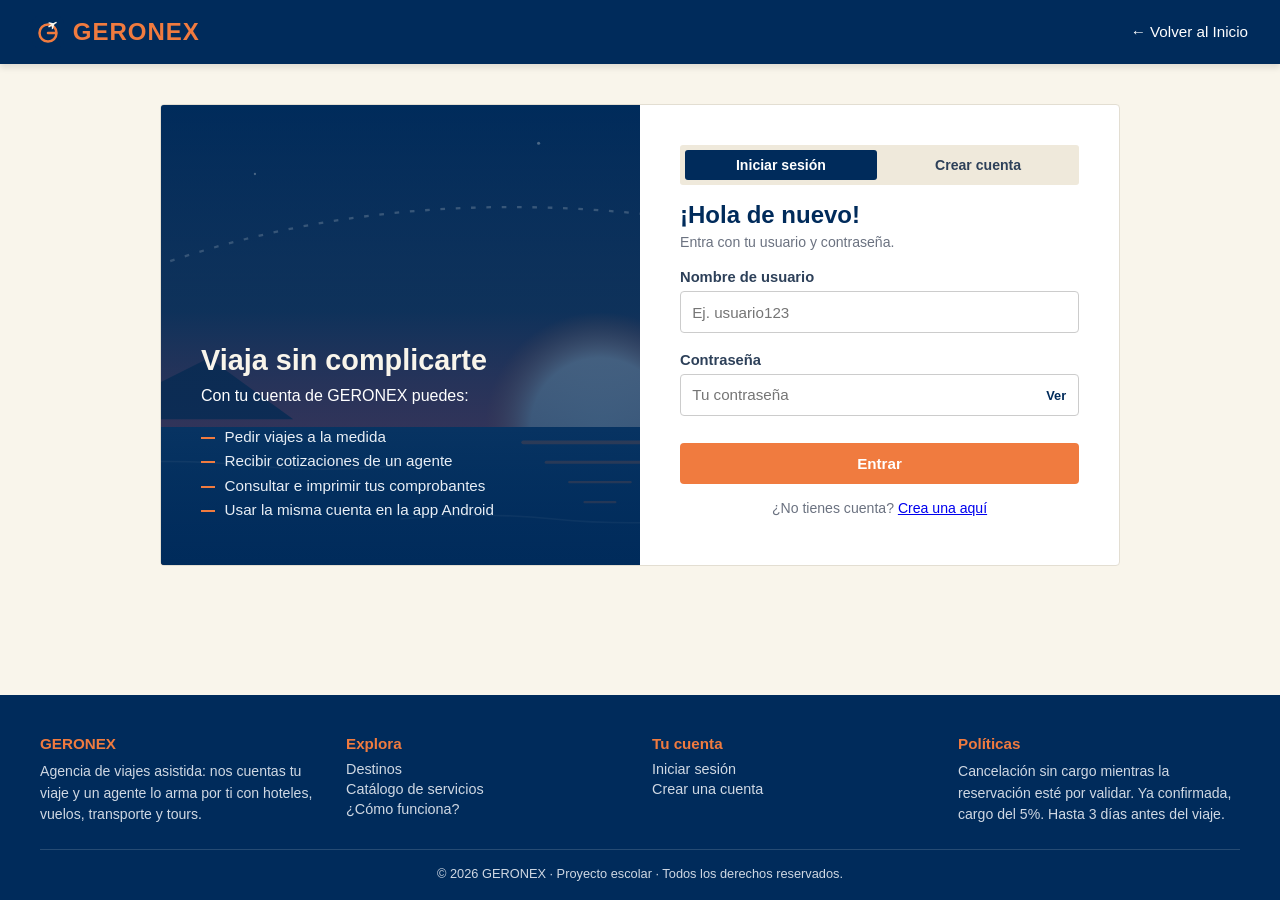
<file: GERONEX_Equipo5/admin.html>
<!DOCTYPE html>
<html lang="es">
<head>
    <meta charset="UTF-8">
    <meta name="viewport" content="width=device-width, initial-scale=1.0">
    <title>GERONEX - Administración</title>
    <link rel="icon" href="img/logo.svg" type="image/svg+xml">
    <link rel="stylesheet" href="css/geronex.css">
    <link rel="stylesheet" href="css/admin.css">
</head>
<body>
    <nav>
        <a href="index.html" class="nav-logo">GERONEX</a>
        <ul class="nav-links"><li id="nav-sesion"></li></ul>
    </nav>

    <main class="pagina">
        <div class="encabezado">
            <div>
                <h1>Administración</h1>
                <p>Crea cuentas de empleados, gestiona a los agentes y activa o desactiva cuentas.</p>
            </div>
        </div>
        <div id="msg-general" class="msg mb-1"></div>
        <div id="resumen"></div>

        <div class="dos-columnas">
            <section class="panel">
                <h3>Crear cuenta</h3>
                <p class="meta mb-1">Si el rol es Agente, también se da de alta en la tabla de agentes.</p>
                <form id="form-crear">
                    <div class="form-group"><label for="n-rol">Rol</label>
                        <select id="n-rol" required>
                            <option value="AGENTE">Agente</option>
                            <option value="RESPONSABLE_RESERVACIONES">Responsable de reservaciones</option>
                            <option value="SUPERVISOR">Supervisor</option>
                            <option value="RESPONSABLE_PROVEEDORES">Responsable de proveedores</option>
                            <option value="AUDITOR">Auditor</option>
                            <option value="ADMINISTRADOR">Administrador</option>
                            <option value="CLIENTE">Cliente</option>
                        </select></div>
                    <div class="form-fila">
                        <div class="form-group"><label for="n-usuario">Usuario (máx. 15)</label>
                            <input type="text" id="n-usuario" maxlength="15" required></div>
                        <div class="form-group"><label for="n-nombre">Nombre completo</label>
                            <input type="text" id="n-nombre" maxlength="100"></div>
                    </div>
                    <div class="form-group"><label for="n-correo">Correo</label>
                        <input type="email" id="n-correo" maxlength="254" required></div>
                    <div class="form-fila">
                        <div class="form-group"><label for="n-pass">Contraseña inicial (8 a 50)</label>
                            <input type="password" id="n-pass" minlength="8" maxlength="50" required></div>
                        <div class="form-group" id="grupo-telefono"><label for="n-telefono">Teléfono (10 dígitos)</label>
                            <input type="tel" id="n-telefono" pattern="[0-9]{10}" maxlength="10" placeholder="Opcional"></div>
                    </div>
                    <button type="submit" class="btn-submit">Crear cuenta</button>
                    <div id="msg-crear" class="msg"></div>
                </form>
            </section>

            <section>
                <div class="panel" id="panel-editar">
                    <h3>Editar agente</h3>
                    <form id="form-editar">
                        <input type="hidden" id="e-id">
                        <div class="form-group"><label for="e-nombre">Nombre</label>
                            <input type="text" id="e-nombre" maxlength="100" required></div>
                        <div class="form-fila">
                            <div class="form-group"><label for="e-correo">Correo</label>
                                <input type="email" id="e-correo" maxlength="254" required></div>
                            <div class="form-group"><label for="e-telefono">Teléfono</label>
                                <input type="tel" id="e-telefono" pattern="[0-9]{10}" maxlength="10"></div>
                        </div>
                        <div class="acciones mt-0">
                            <button type="submit" class="btn btn-primario">Guardar cambios</button>
                            <button type="button" class="btn btn-claro" id="btn-cancelar-edicion">Cancelar</button>
                        </div>
                        <div id="msg-editar" class="msg"></div>
                    </form>
                </div>

                <div class="panel">
                    <h3>Agentes</h3>
                    <div id="agentes"><p class="meta">Cargando…</p></div>
                </div>
            </section>
        </div>

        <h2 class="section-title">Todas las cuentas</h2>
        <div class="barra-filtros">
            <input type="search" id="f-texto" placeholder="Buscar por usuario, nombre o correo" aria-label="Buscar cuenta">
            <select id="f-rol" aria-label="Filtrar por rol"><option value="">Todos los roles</option></select>
            <select id="f-estatus" aria-label="Filtrar por estatus"><option value="">Todos los estatus</option><option value="ACTIVO">Activas</option><option value="INACTIVO">Inactivas</option><option value="BLOQUEADO">Bloqueadas</option></select>
            <span class="contador" id="contador"></span>
        </div>
        <div class="panel"><div id="cuentas"><p class="meta">Cargando…</p></div></div>
    </main>

    <footer><p>&copy; 2026 GERONEX - Todos los derechos reservados.</p></footer>

    <script src="js/geronex.js"></script>
    <script src="js/admin.js"></script>
</body>
</html>
</file>
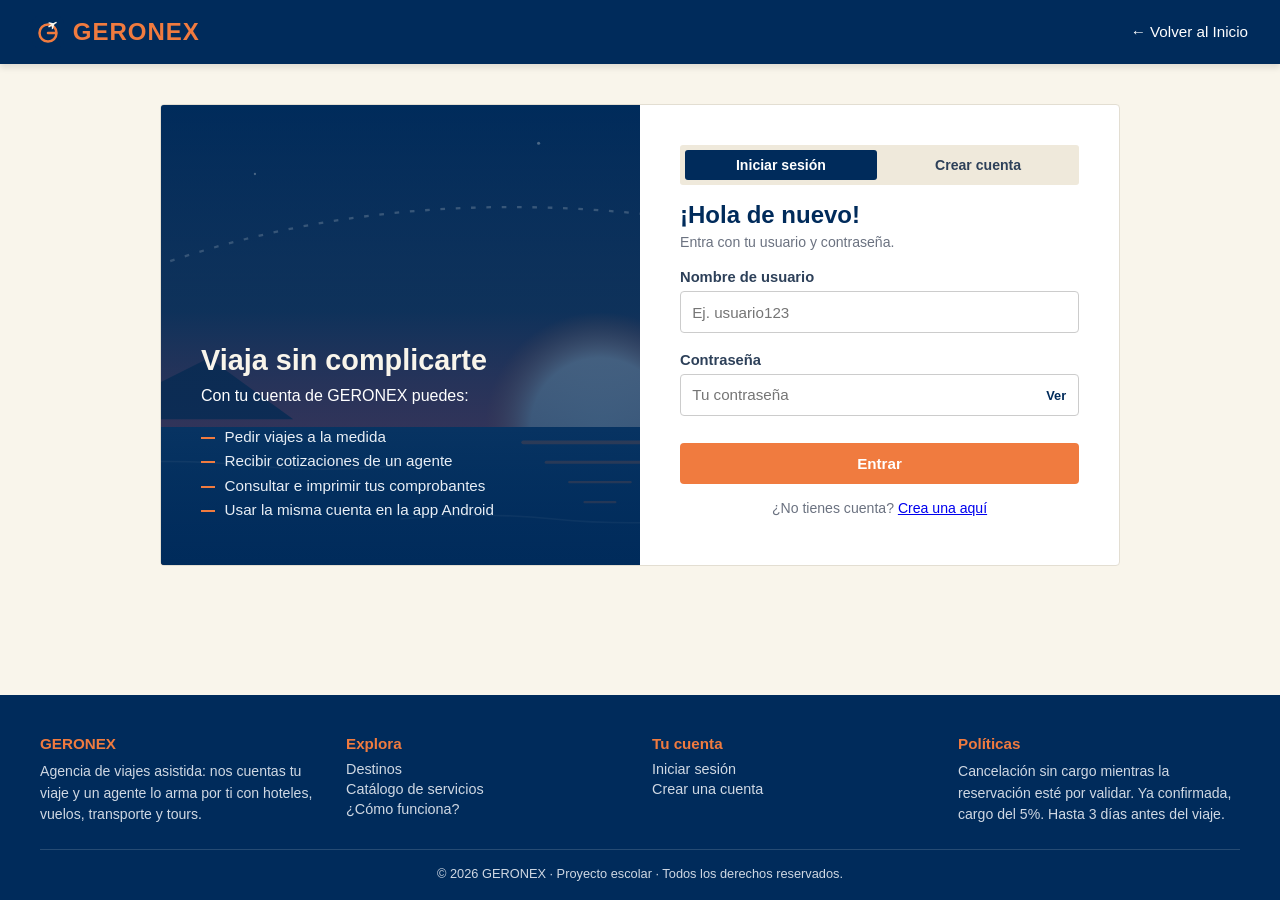
<file: GERONEX_Equipo5/agente.html>
<!DOCTYPE html>
<html lang="es">
<head>
    <meta charset="UTF-8">
    <meta name="viewport" content="width=device-width, initial-scale=1.0">
    <title>GERONEX - Solicitudes (agente)</title>
    <link rel="icon" href="img/logo.svg" type="image/svg+xml">
    <link rel="stylesheet" href="css/geronex.css">
    <link rel="stylesheet" href="css/agente.css">
</head>
<body>
    <nav>
        <a href="index.html" class="nav-logo">GERONEX</a>
        <ul class="nav-links"><li id="nav-sesion"></li></ul>
    </nav>

    <main class="pagina">
        <div class="encabezado">
            <div>
                <h1>Solicitudes de viaje</h1>
                <p id="subtitulo">Elige una solicitud nueva y arma su cotización con servicios del catálogo.</p>
            </div>
            <span class="actualizado" id="actualizado"></span>
        </div>
        <div id="msg-general" class="msg"></div>
        <div id="resumen"></div>

        <div class="dos-columnas">
            <section>
                <div class="pestanas" id="pestanas"></div>
                <div class="filtros">
                    <input type="search" id="buscar" placeholder="Buscar destino, cliente o #" aria-label="Buscar solicitud">
                    <select id="orden" aria-label="Ordenar">
                        <option value="antiguas">Más antiguas primero</option>
                        <option value="recientes">Más recientes primero</option>
                        <option value="viaje">Fecha de viaje más próxima</option>
                        <option value="presupuesto">Mayor presupuesto</option>
                    </select>
                </div>
                <div id="lista" class="lista-seleccionable"><div class="esqueleto"></div></div>
            </section>

            <section id="cotizador">
                <div class="vacio">Selecciona una solicitud de la lista para ver su detalle.</div>
            </section>
        </div>
    </main>

    <footer><p>&copy; 2026 GERONEX - Todos los derechos reservados.</p></footer>

    <script src="js/geronex.js"></script>
    <script src="js/agente.js"></script>
</body>
</html>
</file>
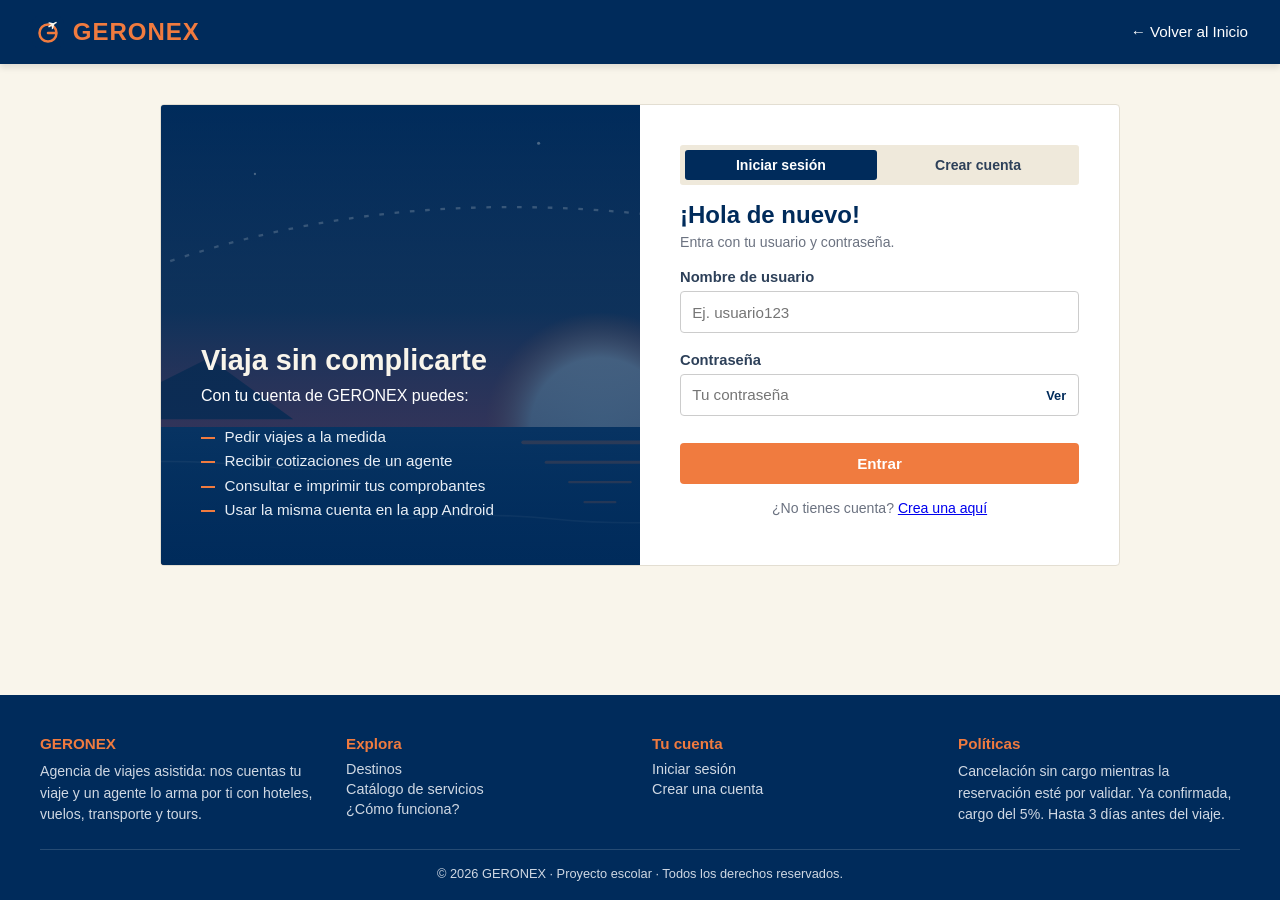
<file: GERONEX_Equipo5/cliente.html>
<!DOCTYPE html>
<html lang="es">
<head>
    <meta charset="UTF-8">
    <meta name="viewport" content="width=device-width, initial-scale=1.0">
    <title>GERONEX - Mis viajes</title>
    <link rel="icon" href="img/logo.svg" type="image/svg+xml">
    <link rel="stylesheet" href="css/geronex.css">
    <link rel="stylesheet" href="css/cliente.css">
</head>
<body>
    <nav>
        <a href="index.html" class="nav-logo">GERONEX</a>
        <ul class="nav-links"><li><a href="index.html">Catálogo</a></li><li id="nav-sesion"></li></ul>
    </nav>

    <main class="pagina">
        <div class="encabezado">
            <div>
                <h1 id="saludo">Mis viajes</h1>
                <p>Pide un viaje, revisa las cotizaciones de tu agente y consulta tus reservaciones.</p>
            </div>
            <span class="actualizado" id="actualizado"></span>
        </div>
        <div id="msg-general" class="msg"></div>
        <div id="resumen"></div>

        <div class="dos-columnas">
            <section class="panel">
                <h3>Nueva solicitud de viaje</h3>
                <p class="meta mb-1">Un agente la revisará y te enviará una cotización.</p>
                <form id="form-solicitud">
                    <div class="form-group"><label for="s-destino">Destino</label>
                        <input type="text" id="s-destino" maxlength="100" required placeholder="Ej. Cancún" list="destinos-catalogo" autocomplete="off">
                        <datalist id="destinos-catalogo"></datalist>
                        <div class="sugerencias" id="sugerencias"></div></div>
                    <div class="form-fila">
                        <div class="form-group"><label for="s-inicio">Fecha de ida</label>
                            <input type="date" id="s-inicio" required></div>
                        <div class="form-group"><label for="s-fin">Fecha de regreso</label>
                            <input type="date" id="s-fin" required></div>
                    </div>
                    <div class="form-fila">
                        <div class="form-group"><label for="s-personas">Personas</label>
                            <input type="number" id="s-personas" min="1" max="50" value="2" required></div>
                        <div class="form-group"><label for="s-presupuesto">Presupuesto (MXN, opcional)</label>
                            <input type="number" id="s-presupuesto" min="0" step="100" placeholder="Ej. 30000"></div>
                    </div>
                    <div class="resumen-viaje" id="resumen-viaje">Elige tus fechas para ver la duración del viaje.</div>
                    <div class="form-group"><label for="s-necesidades">¿Qué necesitas? (opcional)</label>
                        <textarea id="s-necesidades" maxlength="500" placeholder="Ej. Hotel frente al mar, viajamos con niños, queremos un tour"></textarea>
                        <div class="ayuda meta txt-der" id="contador-necesidades">0 / 500</div></div>
                    <button type="submit" class="btn-submit">Enviar solicitud</button>
                    <div id="msg-solicitud" class="msg"></div>
                </form>
            </section>

            <section>
                <div class="fila-titulo centrar-v">
                    <h3 class="txt-navy">Mis solicitudes</h3>
                </div>
                <div class="pestanas" id="pestanas-solicitudes"></div>
                <div id="msg-acciones" class="msg mb-1"></div>
                <div id="solicitudes"><div class="esqueleto"></div></div>
            </section>
        </div>

        <h2 class="section-title">Mis reservaciones</h2>
        <div class="barra-filtros">
            <input type="search" id="buscar-reservacion" placeholder="Buscar por folio o destino" aria-label="Buscar reservación">
            <select id="filtro-reservacion" aria-label="Filtrar reservaciones por estatus">
                <option value="">Todas</option><option value="POR_VALIDAR">Por validar</option><option value="CONFIRMADA">Confirmadas</option>
                <option value="RECHAZADA">Rechazadas</option><option value="CANCELADA">Canceladas</option>
            </select>
            <span class="contador" id="contador-reservaciones"></span>
        </div>
        <div id="reservaciones"><div class="esqueleto"></div></div>
    </main>

    <footer><p>&copy; 2026 GERONEX - Todos los derechos reservados.</p></footer>

    <script src="js/geronex.js"></script>
    <script src="js/cliente.js"></script>
</body>
</html>
</file>
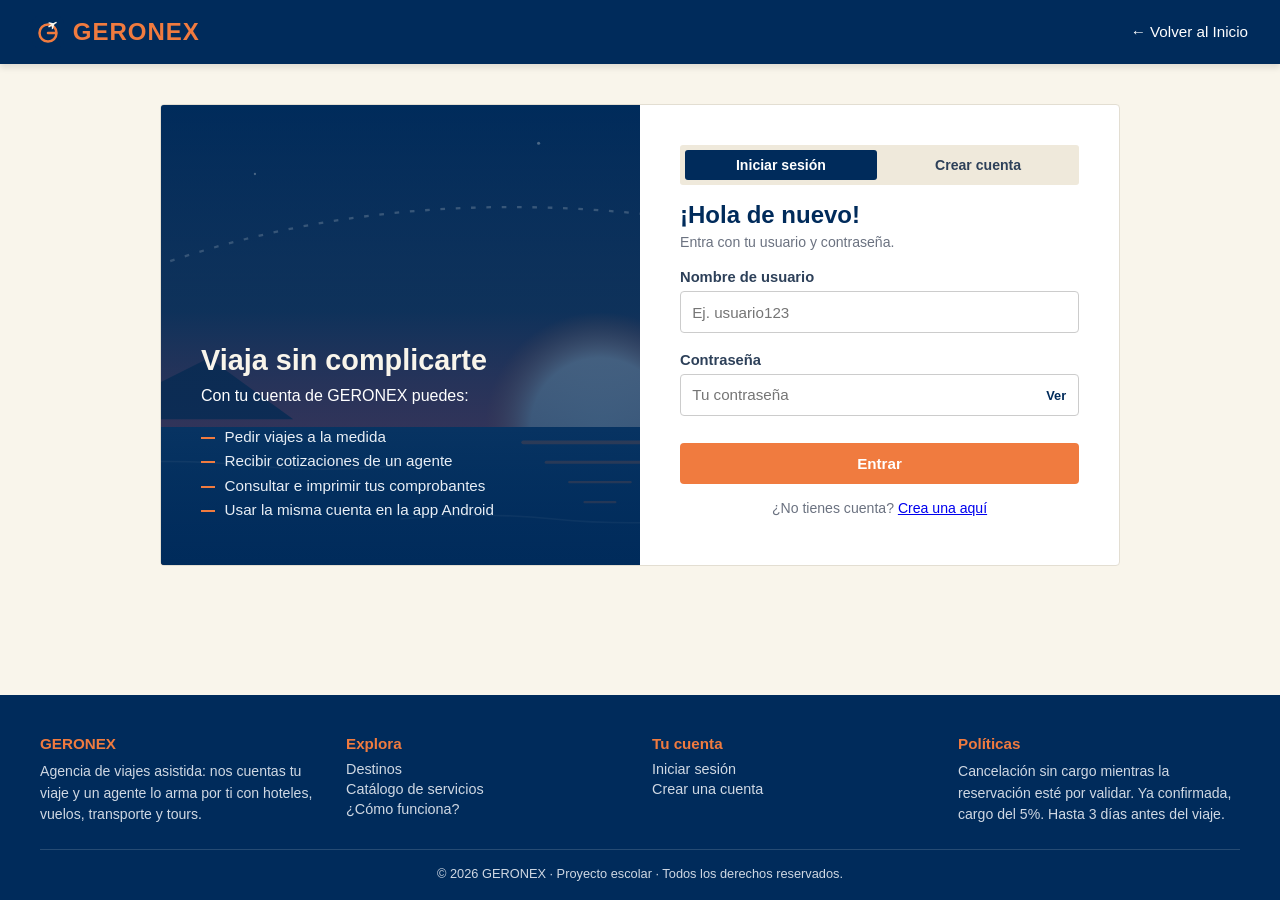
<file: GERONEX_Equipo5/comprobante.html>
<!DOCTYPE html>
<html lang="es">
<head>
    <meta charset="UTF-8">
    <meta name="viewport" content="width=device-width, initial-scale=1.0">
    <title>GERONEX - Comprobante de reservación</title>
    <link rel="icon" href="img/logo.svg" type="image/svg+xml">
    <link rel="stylesheet" href="css/geronex.css">
    <link rel="stylesheet" href="css/comprobante.css">
</head>
<body>
    <nav>
        <a href="index.html" class="nav-logo">GERONEX</a>
        <ul class="nav-links"><li id="nav-sesion"></li></ul>
    </nav>

    <main>
        <div class="pagina no-imprimir mb-0">
            <div id="msg" class="msg"></div>
        </div>
        <div id="comprobante"><div class="pagina"><div class="vacio">Cargando comprobante…</div></div></div>
    </main>

    <footer><p>&copy; 2026 GERONEX - Todos los derechos reservados.</p></footer>

    <script src="js/geronex.js"></script>
    <script src="js/comprobante.js"></script>
</body>
</html>
</file>
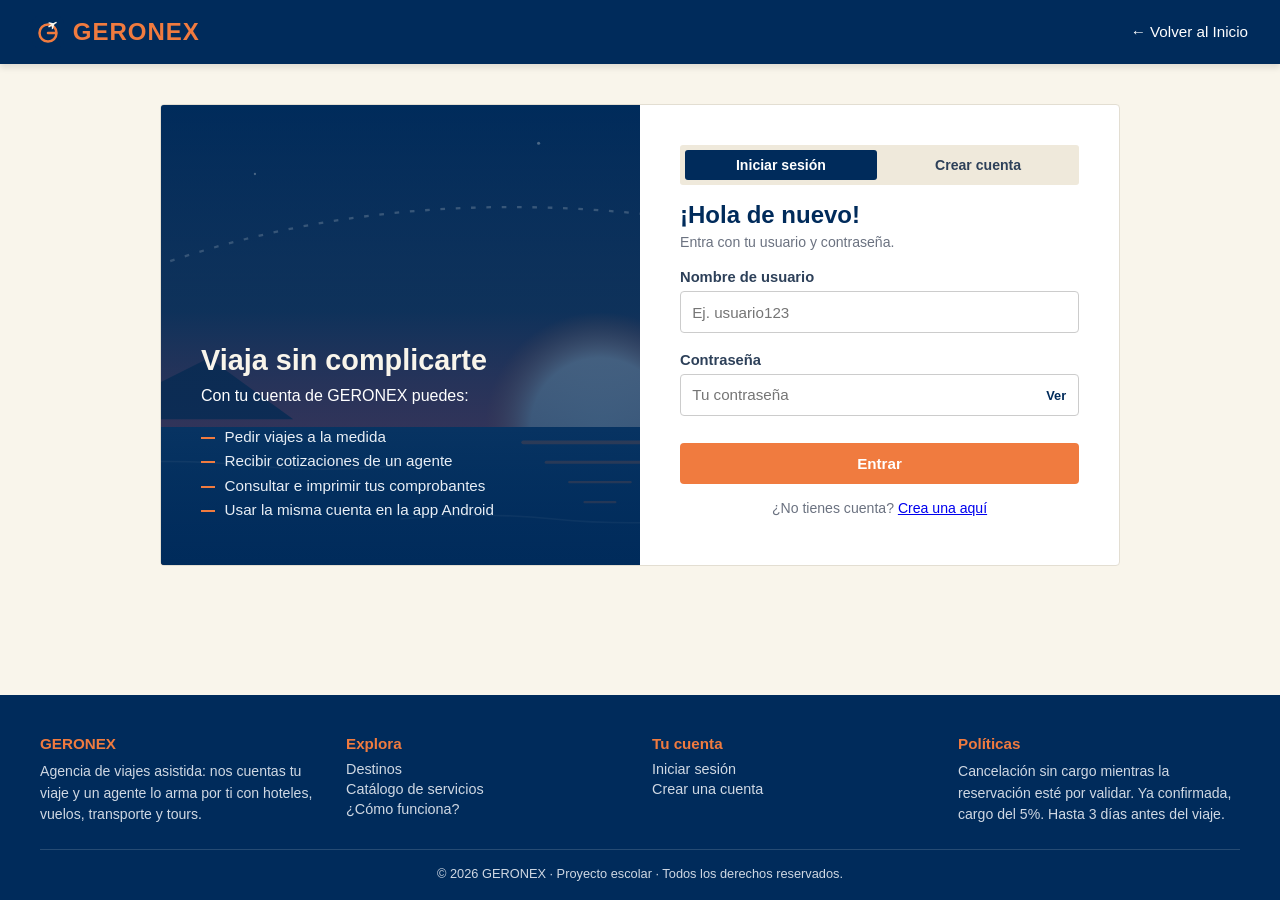
<file: GERONEX_Equipo5/cotizacion.html>
<!DOCTYPE html>
<html lang="es">
<head>
    <meta charset="UTF-8">
    <meta name="viewport" content="width=device-width, initial-scale=1.0">
    <title>GERONEX - Comprobante de cotización</title>
    <link rel="icon" href="img/logo.svg" type="image/svg+xml">
    <link rel="stylesheet" href="css/geronex.css">
    <link rel="stylesheet" href="css/cotizacion.css">
</head>
<body>
    <nav>
        <a href="index.html" class="nav-logo">GERONEX</a>
        <ul class="nav-links"><li id="nav-sesion"></li></ul>
    </nav>

    <main>
        <div class="pagina no-imprimir mb-0"><div id="msg" class="msg"></div></div>
        <div id="comprobante"><div class="pagina"><div class="esqueleto"></div></div></div>
    </main>

    <footer><p>&copy; 2026 GERONEX - Todos los derechos reservados.</p></footer>

    <script src="js/geronex.js"></script>
    <script src="js/cotizacion.js"></script>
</body>
</html>
</file>
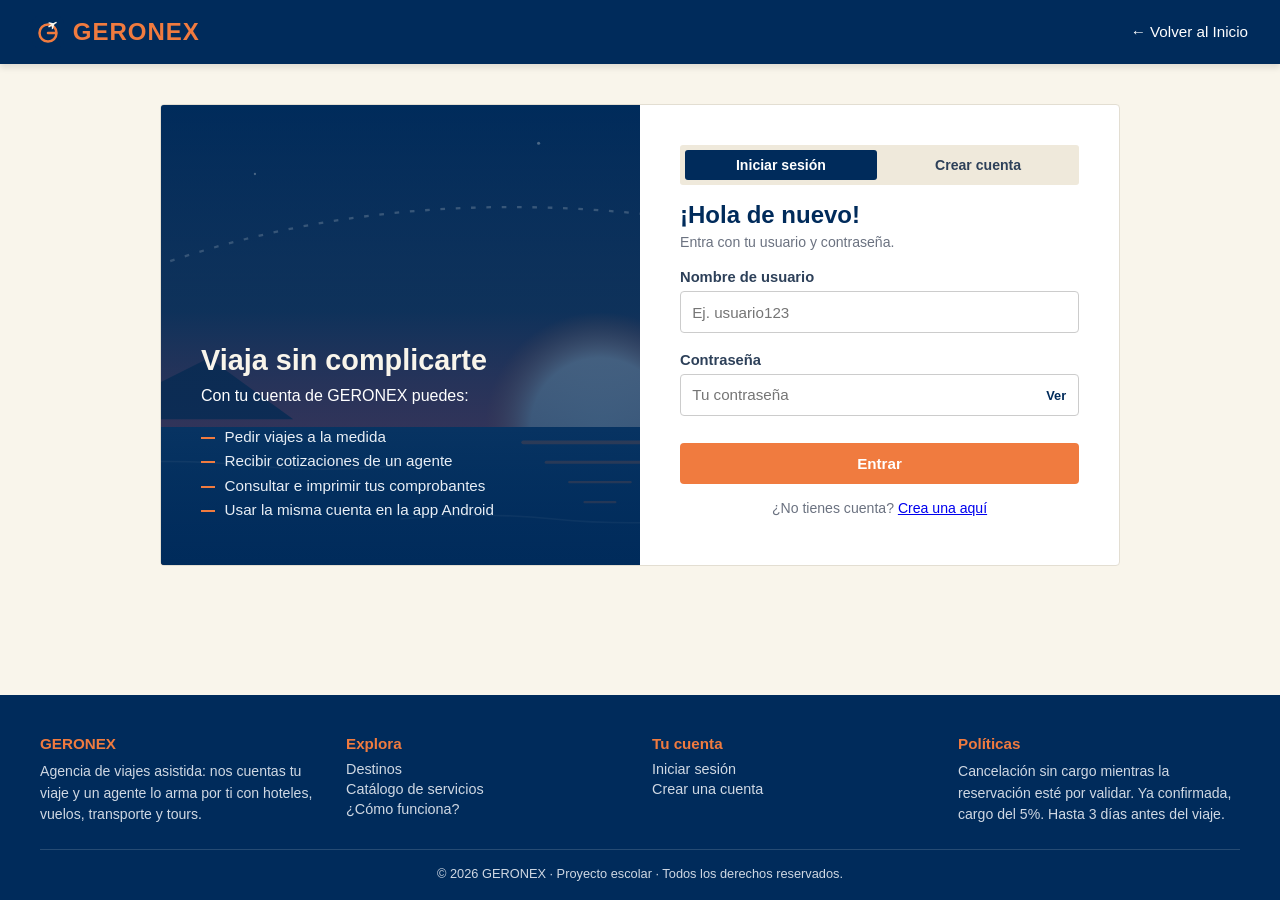
<file: GERONEX_Equipo5/login.html>
<!DOCTYPE html>
<html lang="es">
<head>
    <meta charset="UTF-8">
    <meta name="viewport" content="width=device-width, initial-scale=1.0">
    <title>GERONEX - Iniciar Sesión / Registro</title>
    <link rel="icon" href="img/logo.svg" type="image/svg+xml">
    <link rel="stylesheet" href="css/geronex.css">
    <link rel="stylesheet" href="css/login.css">
</head>
<body>
    <nav>
        <a href="index.html" class="nav-logo">GERONEX</a>
        <ul class="nav-links">
            <li><a href="index.html">← Volver al Inicio</a></li>
        </ul>
    </nav>

    <main>
        <div class="acceso">
            <aside class="acceso-lado">
                <h2>Viaja sin complicarte</h2>
                <p>Con tu cuenta de GERONEX puedes:</p>
                <ul>
                    <li>Pedir viajes a la medida</li>
                    <li>Recibir cotizaciones de un agente</li>
                    <li>Consultar e imprimir tus comprobantes</li>
                    <li>Usar la misma cuenta en la app Android</li>
                </ul>
            </aside>

            <section class="acceso-form">
                <div class="pestanas" role="tablist">
                    <button type="button" class="activo" id="tab-entrar" role="tab" aria-selected="true">Iniciar sesión</button>
                    <button type="button" id="tab-registro" role="tab" aria-selected="false">Crear cuenta</button>
                </div>

                <!-- Inicio de sesión -->
                <form id="form-login">
                    <h2>¡Hola de nuevo!</h2>
                    <p class="meta mb-12">Entra con tu usuario y contraseña.</p>
                    <div class="form-group">
                        <label for="login-user">Nombre de usuario</label>
                        <input type="text" id="login-user" maxlength="15" required placeholder="Ej. usuario123" autocomplete="username">
                    </div>
                    <div class="form-group">
                        <label for="login-pass">Contraseña</label>
                        <div class="clave">
                            <input type="password" id="login-pass" maxlength="50" required placeholder="Tu contraseña" autocomplete="current-password">
                            <button type="button" class="ver-clave" data-ver="login-pass">Ver</button>
                        </div>
                    </div>
                    <button type="submit" class="btn-submit">Entrar</button>
                    <div id="login-msg" class="msg"></div>
                    <p class="meta pie-form">¿No tienes cuenta? <a href="#registro" data-ir="registro">Crea una aquí</a></p>
                </form>

                <!-- Registro -->
                <form id="form-registro" hidden>
                    <h2>Crea tu cuenta</h2>
                    <p class="meta mb-12">Es gratis y solo toma un minuto.</p>
                    <div class="form-group">
                        <label for="reg-user">Nombre de usuario (máx. 15 caracteres)</label>
                        <input type="text" id="reg-user" maxlength="15" required placeholder="Elige tu usuario" autocomplete="username">
                        <div class="ayuda" id="ayuda-user">Te servirá para entrar en la web y en la app.</div>
                    </div>
                    <div class="form-group">
                        <label for="reg-correo">Correo electrónico</label>
                        <input type="email" id="reg-correo" maxlength="254" required placeholder="tucorreo@ejemplo.com" autocomplete="email">
                    </div>
                    <div class="form-group">
                        <label for="reg-pass">Contraseña (8 a 50 caracteres)</label>
                        <div class="clave">
                            <input type="password" id="reg-pass" minlength="8" maxlength="50" required placeholder="Mínimo 8 caracteres" autocomplete="new-password">
                            <button type="button" class="ver-clave" data-ver="reg-pass">Ver</button>
                        </div>
                        <div class="fuerza" aria-hidden="true"><div id="fuerza-barra"></div></div>
                        <div class="ayuda" id="fuerza-texto">Usa letras, números y algún símbolo.</div>
                    </div>
                    <div class="form-group">
                        <label for="reg-pass-confirm">Confirmar contraseña</label>
                        <input type="password" id="reg-pass-confirm" minlength="8" maxlength="50" required placeholder="Repite tu contraseña" autocomplete="new-password">
                        <div id="pass-error" class="error-msg">Las contraseñas no coinciden.</div>
                    </div>
                    <button type="submit" class="btn-submit btn-navy">Crear cuenta</button>
                    <div id="reg-msg" class="msg"></div>
                    <p class="meta pie-form">¿Ya tienes cuenta? <a href="#" data-ir="entrar">Inicia sesión</a></p>
                </form>
            </section>
        </div>
    </main>

    <footer><p>&copy; 2026 GERONEX - Todos los derechos reservados.</p></footer>

    <script src="js/geronex.js"></script>
    <script src="js/login.js"></script>
</body>
</html>
</file>
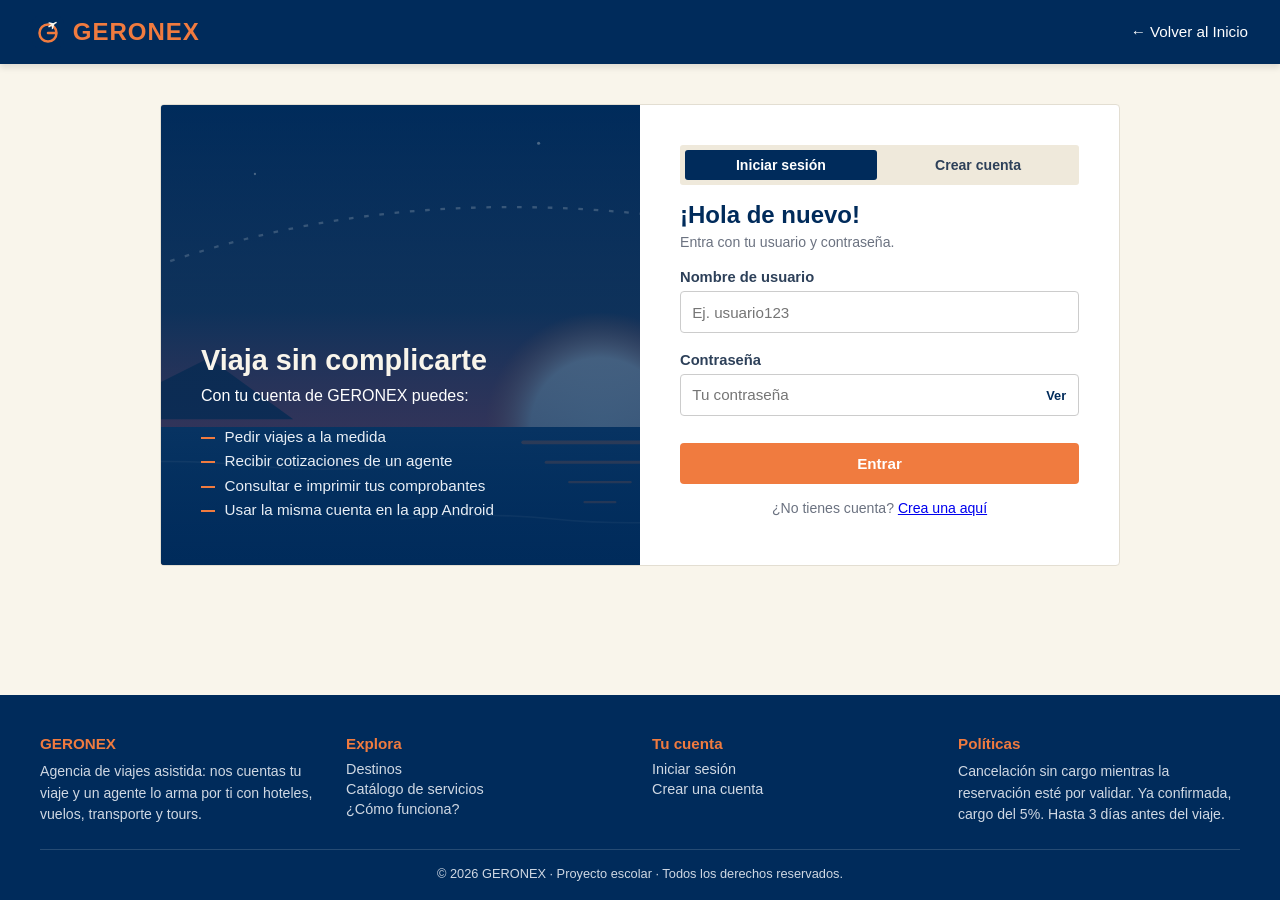
<file: GERONEX_Equipo5/reservaciones.html>
<!DOCTYPE html>
<html lang="es">
<head>
    <meta charset="UTF-8">
    <meta name="viewport" content="width=device-width, initial-scale=1.0">
    <title>GERONEX - Reservaciones</title>
    <link rel="icon" href="img/logo.svg" type="image/svg+xml">
    <link rel="stylesheet" href="css/geronex.css">
    <link rel="stylesheet" href="css/reservaciones.css">
</head>
<body>
    <nav>
        <a href="index.html" class="nav-logo">GERONEX</a>
        <ul class="nav-links"><li id="nav-sesion"></li></ul>
    </nav>

    <main class="pagina">
        <div class="encabezado">
            <div>
                <h1>Reservaciones</h1>
                <p id="subtitulo">Valida la disponibilidad con los proveedores y confirma o rechaza cada reservación.</p>
            </div>
            <span class="actualizado" id="actualizado"></span>
        </div>
        <div id="resumen"></div>
        <div class="pestanas" id="pestanas"></div>
        <div class="barra-filtros">
            <input type="search" id="buscar" placeholder="Buscar por folio, cliente, destino o agente" aria-label="Buscar reservación">
            <select id="orden" aria-label="Ordenar">
                <option value="viaje">Fecha de viaje más próxima</option>
                <option value="antiguas">Más antiguas primero</option>
                <option value="recientes">Más recientes primero</option>
                <option value="total">Mayor total</option>
            </select>
            <span class="contador" id="contador"></span>
        </div>
        <div id="msg" class="msg mb-1"></div>
        <div id="lista"><div class="esqueleto"></div></div>
    </main>

    <footer><p>&copy; 2026 GERONEX - Todos los derechos reservados.</p></footer>

    <script src="js/geronex.js"></script>
    <script src="js/reservaciones.js"></script>
</body>
</html>
</file>
<file: css/geronex.css>
:root { --bg-color:#F9F5EB; --coral:#EA5455; --orange:#F07B3F; --slate:#2D4059; --navy:#002B5B; }
* { margin:0; padding:0; box-sizing:border-box; font-family:'Segoe UI',Tahoma,Geneva,Verdana,sans-serif; }
body { background:var(--bg-color); color:var(--slate); }
nav { background:var(--navy); color:#fff; display:flex; justify-content:space-between; align-items:center; padding:1rem 2rem; position:sticky; top:0; z-index:1000; box-shadow:0 4px 6px rgba(0,0,0,.1); }
.nav-logo { font-size:1.5rem; font-weight:bold; letter-spacing:1px; color:var(--orange); text-decoration:none; }
.nav-links { list-style:none; display:flex; gap:1.5rem; align-items:center; }
.nav-links a { color:#fff; text-decoration:none; font-size:.95rem; transition:color .3s; }
.nav-links a:hover { color:var(--orange); }
.btn-login-nav { background:var(--coral); padding:.5rem 1rem; border-radius:4px; font-weight:bold; }
.btn-login-nav:hover { background:#d64344; color:#fff !important; }
.auth-container { max-width:500px; margin:2rem auto; background:#fff; padding:2.5rem; border-radius:8px; box-shadow:0 8px 16px rgba(0,0,0,.1); }
.auth-container h2 { color:var(--navy); margin-bottom:.4rem; text-align:center; }
.sub { text-align:center; color:#777; font-size:.9rem; margin-bottom:1.5rem; }
.datos { display:grid; grid-template-columns:auto 1fr; gap:.4rem 1rem; margin-bottom:1.5rem; font-size:.95rem; }
.datos dt { font-weight:600; }
.form-group { margin-bottom:1.2rem; }
.form-group label { display:block; margin-bottom:.4rem; font-weight:600; }
.form-group input { width:100%; padding:.75rem; border:1px solid #ccc; border-radius:4px; font-size:.95rem; }
.form-group input:focus-visible, .btn-submit:focus-visible { outline:2px solid var(--orange); outline-offset:2px; }
.btn-submit { width:100%; background:var(--orange); color:#fff; border:none; padding:.75rem; border-radius:4px; font-weight:bold; cursor:pointer; transition:background .3s; margin-top:.5rem; }
.btn-submit:hover { background:var(--coral); }
.btn-submit:disabled { opacity:.6; cursor:wait; }
.msg { display:none; margin-top:.8rem; padding:.7rem .9rem; border-radius:4px; font-size:.9rem; }
.msg-error { display:block; background:#fdeaea; color:#b3282a; border-left:4px solid var(--coral); }
.msg-ok { display:block; background:#e8eef5; color:var(--navy); border-left:4px solid var(--navy); }
.nav-usuario { color:var(--bg-color); font-size:.95rem; }
#nav-sesion { display:flex; gap:1rem; align-items:center; }
footer { background:var(--navy); color:#fff; text-align:center; padding:2rem; margin-top:4rem; }
@media (max-width:600px) { nav { padding:1rem; } .auth-container { margin:1rem; padding:1.5rem; } }
</file>
<file: GERONEX_Equipo5/css/geronex.css>
/* =====================================================================
   GERONEX - estilos compartidos (misma paleta de siempre)
   ===================================================================== */
:root { --bg-color:#F9F5EB; --coral:#EA5455; --orange:#F07B3F; --slate:#2D4059; --navy:#002B5B;
        --borde:#e3ded2; --gris:#6b7280; --verde:#1f7a4d; --verde-claro:#e6f4ec; --ambar:#a15c07; --ambar-claro:#fdf1dc; }
* { margin:0; padding:0; box-sizing:border-box; font-family:'Segoe UI',Tahoma,Geneva,Verdana,sans-serif; }
body { background:var(--bg-color); color:var(--slate); min-height:100vh; display:flex; flex-direction:column; }
main { flex:1; }

/* ---------- Navegación ---------- */
nav { background:var(--navy); color:#fff; display:flex; justify-content:space-between; align-items:center; gap:1rem; flex-wrap:wrap; padding:1rem 2rem; position:sticky; top:0; z-index:1000; box-shadow:0 4px 6px rgba(0,0,0,.1); }
.nav-logo { font-size:1.5rem; font-weight:bold; letter-spacing:1px; color:var(--orange); text-decoration:none; }
.nav-links { list-style:none; display:flex; gap:1.5rem; align-items:center; flex-wrap:wrap; }
.nav-links a { color:#fff; text-decoration:none; font-size:.95rem; transition:color .3s; }
.nav-links a:hover, .nav-links a.activo { color:var(--orange); }
.nav-links a.activo { font-weight:600; }
.btn-login-nav { background:var(--coral); padding:.5rem 1rem; border-radius:4px; font-weight:bold; }
.btn-login-nav:hover { background:#d64344; color:#fff !important; }
.nav-usuario { color:var(--bg-color); font-size:.85rem; opacity:.85; }
#nav-sesion { display:flex; gap:1.2rem; align-items:center; flex-wrap:wrap; }

/* ---------- Formularios de cuenta (login, mi cuenta) ---------- */
.auth-container { max-width:500px; margin:2rem auto; background:#fff; padding:2.5rem; border-radius:4px; border:1px solid var(--borde); }
.auth-container h2 { color:var(--navy); margin-bottom:.4rem; text-align:center; }
.sub { text-align:center; color:#777; font-size:.9rem; margin-bottom:1.5rem; }
.datos { display:grid; grid-template-columns:auto 1fr; gap:.4rem 1rem; margin-bottom:1.5rem; font-size:.95rem; }
.datos dt { font-weight:600; }
.form-group { margin-bottom:1.2rem; }
.form-group label { display:block; margin-bottom:.4rem; font-weight:600; font-size:.92rem; }
.form-group input, .form-group select, .form-group textarea { width:100%; padding:.7rem; border:1px solid #ccc; border-radius:4px; font-size:.95rem; background:#fff; color:var(--slate); }
.form-group textarea { resize:vertical; min-height:70px; }
input:focus-visible, select:focus-visible, textarea:focus-visible, button:focus-visible, a:focus-visible { outline:2px solid var(--orange); outline-offset:2px; }
.btn-submit { width:100%; background:var(--orange); color:#fff; border:none; padding:.75rem; border-radius:4px; font-weight:bold; cursor:pointer; transition:background .3s; margin-top:.5rem; font-size:.95rem; }
.btn-submit:hover { background:var(--coral); }
.btn-submit:disabled, .btn:disabled { opacity:.6; cursor:wait; }

/* ---------- Mensajes ---------- */
.msg { display:none; margin-top:.8rem; padding:.7rem .9rem; border-radius:4px; font-size:.9rem; }
.msg-error { display:block; background:#fdeaea; color:#b3282a; border-left:4px solid var(--coral); }
.msg-ok { display:block; background:#e8eef5; color:var(--navy); border-left:4px solid var(--navy); }

/* ---------- Páginas de trabajo ---------- */
.pagina { max-width:1200px; width:100%; margin:2rem auto; padding:0 2rem; }
.encabezado { display:flex; justify-content:space-between; align-items:flex-end; gap:1rem; flex-wrap:wrap; margin-bottom:1.5rem; }
.encabezado h1 { color:var(--navy); font-size:1.8rem; }
.encabezado p { color:var(--gris); font-size:.95rem; margin-top:.2rem; }
.actualizado { color:var(--gris); font-size:.8rem; }
.section-title { font-size:1.4rem; color:var(--navy); margin:2rem 0 1rem; border-bottom:3px solid var(--orange); display:inline-block; padding-bottom:.2rem; }
.panel { background:#fff; border-radius:4px; border:1px solid var(--borde); padding:1.5rem; margin-bottom:1.25rem; }
.panel h3 { color:var(--navy); margin-bottom:.6rem; }
.dos-columnas { display:grid; grid-template-columns:minmax(0,1fr) minmax(0,1.4fr); gap:1.5rem; align-items:start; }
.form-fila { display:grid; grid-template-columns:repeat(auto-fit,minmax(150px,1fr)); gap:0 1rem; }
.vacio { color:var(--gris); text-align:center; padding:2rem 1rem; background:#fff; border-radius:4px; border:2px dashed var(--borde); }
.meta { color:var(--gris); font-size:.88rem; }
.meta strong { color:var(--slate); }
.fila-titulo { display:flex; justify-content:space-between; align-items:flex-start; gap:1rem; flex-wrap:wrap; margin-bottom:.4rem; }
.acciones { display:flex; gap:.6rem; flex-wrap:wrap; margin-top:1rem; }
.total { font-size:1.25rem; font-weight:700; color:var(--navy); }
.lista-seleccionable .panel { cursor:pointer; border:2px solid transparent; transition:border-color .2s; }
.lista-seleccionable .panel:hover { border-color:var(--borde); }
.lista-seleccionable .panel.seleccionada { border-color:var(--orange); }

/* ---------- Botones ---------- */
.btn { display:inline-block; border:none; border-radius:4px; padding:.6rem 1.1rem; font-weight:600; font-size:.9rem; cursor:pointer; text-decoration:none; text-align:center; transition:background .2s, opacity .2s; }
.btn-primario { background:var(--orange); color:#fff; }
.btn-primario:hover { background:var(--coral); }
.btn-azul { background:var(--navy); color:#fff; }
.btn-azul:hover { background:var(--slate); }
.btn-verde { background:var(--verde); color:#fff; }
.btn-verde:hover { background:#17603c; }
.btn-peligro { background:#fff; color:#b3282a; border:1px solid #e9b4b4; }
.btn-peligro:hover { background:#fdeaea; }
.btn-claro { background:#fff; color:var(--navy); border:1px solid var(--borde); }
.btn-claro:hover { background:var(--bg-color); }
.btn-chico { padding:.35rem .7rem; font-size:.82rem; }

/* ---------- Etiquetas de estatus ---------- */
.badge { display:inline-block; padding:.2rem .6rem; border-radius:3px; font-size:.78rem; font-weight:700; white-space:nowrap; background:#eef1f5; color:var(--slate); }
.badge-NUEVA, .badge-ENVIADA, .badge-POR_VALIDAR { background:var(--ambar-claro); color:var(--ambar); }
.badge-COTIZADA { background:#e8eef5; color:var(--navy); }
.badge-ACEPTADA, .badge-CONFIRMADA, .badge-ACTIVO { background:var(--verde-claro); color:var(--verde); }
.badge-RECHAZADA, .badge-CANCELADA, .badge-INACTIVO, .badge-BLOQUEADO { background:#fdeaea; color:#b3282a; }

/* ---------- Tablas ---------- */
.tabla-wrap { overflow-x:auto; }
table.tabla { width:100%; border-collapse:collapse; font-size:.9rem; }
.tabla th { text-align:left; color:var(--gris); font-weight:600; font-size:.8rem; text-transform:uppercase; letter-spacing:.03em; padding:.5rem .6rem; border-bottom:2px solid var(--borde); }
.tabla td { padding:.6rem; border-bottom:1px solid #f0ece2; vertical-align:middle; }
.tabla td.num, .tabla th.num { text-align:right; font-variant-numeric:tabular-nums; }
.tabla tfoot td { font-weight:700; border-bottom:none; }
.tabla input[type=number] { width:70px; padding:.3rem; border:1px solid #ccc; border-radius:4px; }

/* ---------- Catálogo ---------- */
.grid { display:grid; grid-template-columns:repeat(auto-fill,minmax(260px,1fr)); gap:1.5rem; }
.card { background:#fff; border-radius:4px; overflow:hidden; border:1px solid var(--borde); transition:transform .3s, box-shadow .3s; display:flex; flex-direction:column; }
.card:hover { border-color:#cfc6b2; }
.card-cabecera { height:90px; display:flex; align-items:center; justify-content:space-between; padding:0 1.2rem; color:#fff; font-size:2.2rem; }
.card-cabecera span { font-size:.75rem; font-weight:700; letter-spacing:.08em; background:rgba(255,255,255,.2); padding:.25rem .6rem; border-radius:3px; }
.cat-HOTEL { background:var(--navy); }
.cat-VUELO { background:var(--orange); }
.cat-TRANSPORTE { background:var(--slate); }
.cat-PAQUETE { background:var(--coral); }
.card-content { padding:1.2rem; display:flex; flex-direction:column; flex:1; }
.card-content h3 { color:var(--navy); margin-bottom:.3rem; font-size:1.05rem; }
.card-content p { color:#666; font-size:.88rem; margin-bottom:.8rem; flex:1; }
.precio { font-size:1.2rem; font-weight:700; color:var(--navy); }
.precio small { font-size:.8rem; font-weight:400; color:var(--gris); }

/* ---------- Comprobante ---------- */
.comprobante { max-width:820px; margin:2rem auto; background:#fff; border-radius:4px; border:1px solid var(--borde); overflow:hidden; }
.comprobante-cabecera { background:var(--navy); color:#fff; padding:1.5rem 2rem; display:flex; justify-content:space-between; align-items:center; gap:1rem; flex-wrap:wrap; }
.comprobante-cabecera .folio { font-size:1.6rem; font-weight:700; letter-spacing:.05em; color:var(--orange); }
.comprobante-cuerpo { padding:1.5rem 2rem 2rem; }
.comprobante-cuerpo h3 { color:var(--navy); font-size:1rem; margin:1.4rem 0 .6rem; text-transform:uppercase; letter-spacing:.04em; }
.datos-grid { display:grid; grid-template-columns:repeat(auto-fit,minmax(200px,1fr)); gap:.6rem 1.5rem; }
.datos-grid div span { display:block; font-size:.78rem; color:var(--gris); }
.aviso { padding:.8rem 1rem; border-radius:4px; font-size:.9rem; margin-top:1rem; }
.aviso-ambar { background:var(--ambar-claro); color:var(--ambar); }
.aviso-rojo { background:#fdeaea; color:#b3282a; }
.aviso-verde { background:var(--verde-claro); color:var(--verde); }

footer { background:var(--navy); color:#fff; text-align:center; padding:1.5rem; margin-top:3rem; }

/* =====================================================================
   Mejoras (noviembre 2026): misma paleta, más componentes
   ===================================================================== */

/* ---------- Logo y menú de celular ---------- */
.nav-logo { display:inline-flex; align-items:center; gap:.55rem; }
.nav-logo img { width:32px; height:32px; border-radius:4px; }
.nav-menu { display:none; background:none; border:1px solid rgba(255,255,255,.35); border-radius:4px; padding:.45rem .5rem; cursor:pointer; }
.nav-menu span { display:block; width:22px; height:2px; background:#fff; margin:4px 0; transition:transform .2s, opacity .2s; }
nav.abierto .nav-menu span:nth-child(1) { transform:translateY(6px) rotate(45deg); }
nav.abierto .nav-menu span:nth-child(2) { opacity:0; }
nav.abierto .nav-menu span:nth-child(3) { transform:translateY(-6px) rotate(-45deg); }

/* ---------- Botones extra ---------- */
.btn-rojo { background:var(--coral); color:#fff; }
.btn-rojo:hover { background:#c93c3d; }
.btn:active:not(:disabled), .btn-submit:active:not(:disabled) { transform:translateY(1px); }
.btn-icono { display:inline-flex; align-items:center; gap:.4rem; }

/* ---------- Avisos flotantes (toast) ---------- */
#toasts { position:fixed; right:1rem; bottom:1rem; display:flex; flex-direction:column; gap:.5rem; z-index:3000; max-width:min(380px, calc(100vw - 2rem)); }
.toast { background:var(--navy); color:#fff; padding:.8rem 1rem; border-radius:4px; box-shadow:0 10px 24px rgba(0,0,0,.2); font-size:.9rem; border-left:5px solid var(--orange); animation:entrar .25s ease-out; }
.toast-ok { border-left-color:#3ccf8e; }
.toast-error { background:#7d1d1e; border-left-color:var(--coral); }
.toast.saliendo { opacity:0; transform:translateY(8px); transition:opacity .3s, transform .3s; }
@keyframes entrar { from { opacity:0; transform:translateY(10px); } to { opacity:1; transform:none; } }

/* ---------- Ventana de confirmación ---------- */
.dialogo { border:none; border-radius:4px; padding:0; max-width:440px; width:calc(100% - 2rem); box-shadow:0 20px 50px rgba(0,0,0,.3); color:var(--slate); }
.dialogo::backdrop { background:rgba(0,43,91,.45); }
.dialogo form { padding:1.5rem; }
.dialogo h3 { color:var(--navy); margin-bottom:.5rem; }
.dialogo p { color:var(--gris); font-size:.95rem; }
.dialogo .acciones { justify-content:flex-end; margin-top:1.2rem; }
.dialogo textarea { width:100%; padding:.6rem; border:1px solid #ccc; border-radius:4px; min-height:80px; resize:vertical; margin-top:.3rem; }
.dialogo .form-group { margin:1rem 0 0; }

/* ---------- Tarjetas de resumen (KPIs) ---------- */
.kpis { display:grid; grid-template-columns:repeat(auto-fit,minmax(150px,1fr)); gap:1rem; margin-bottom:1.5rem; }
.kpi { background:#fff; border-radius:4px; padding:1rem 1.1rem; border:1px solid var(--borde); border-top:4px solid var(--navy); }
.kpi b { display:block; font-size:1.7rem; color:var(--navy); line-height:1.1; font-variant-numeric:tabular-nums; }
.kpi span { color:var(--gris); font-size:.85rem; }
.kpi-naranja { border-top-color:var(--orange); } .kpi-naranja b { color:var(--orange); }
.kpi-verde { border-top-color:var(--verde); } .kpi-verde b { color:var(--verde); }
.kpi-rojo { border-top-color:var(--coral); } .kpi-rojo b { color:var(--coral); }
.kpi-ambar { border-top-color:#e0a030; } .kpi-ambar b { color:var(--ambar); }

/* ---------- Barra de filtros ---------- */
.barra-filtros { display:flex; gap:.6rem; flex-wrap:wrap; align-items:center; background:#fff; padding:.8rem; border-radius:4px; border:1px solid var(--borde); margin-bottom:1rem; }
.barra-filtros input[type=search], .barra-filtros input[type=text], .barra-filtros input[type=number], .barra-filtros select { padding:.55rem .7rem; border:1px solid #ccc; border-radius:4px; font-size:.9rem; color:var(--slate); background:#fff; }
.barra-filtros input[type=search] { flex:1 1 200px; min-width:0; }
.barra-filtros label { font-size:.88rem; display:inline-flex; align-items:center; gap:.35rem; cursor:pointer; }
.barra-filtros .contador { margin-left:auto; color:var(--gris); font-size:.85rem; }

/* ---------- Pestañas (segmentos) ---------- */
.pestanas { display:flex; gap:.3rem; flex-wrap:wrap; background:#efe9db; padding:.3rem; border-radius:3px; width:fit-content; max-width:100%; margin-bottom:1rem; }
.pestanas button { border:none; background:none; padding:.45rem .9rem; border-radius:3px; cursor:pointer; font-size:.88rem; color:var(--slate); font-weight:600; }
.pestanas button.activo { background:var(--navy); color:#fff; }
.pestanas button .n { display:inline-block; min-width:1.4em; padding:0 .35em; margin-left:.3rem; border-radius:3px; background:rgba(0,0,0,.08); font-size:.75rem; }
.pestanas button.activo .n { background:rgba(255,255,255,.2); }

/* ---------- Progreso de una solicitud ---------- */
.pasos-viaje { display:flex; list-style:none; margin:.9rem 0 .3rem; counter-reset:paso; }
.pasos-viaje li { flex:1; position:relative; text-align:center; font-size:.75rem; color:var(--gris); padding-top:1.9rem; }
.pasos-viaje li::before { counter-increment:paso; content:counter(paso); position:absolute; top:0; left:50%; transform:translateX(-50%); width:1.5rem; height:1.5rem; border-radius:50%; background:#e7e2d6; color:var(--gris); font-weight:700; line-height:1.5rem; font-size:.75rem; z-index:1; }
.pasos-viaje li::after { content:''; position:absolute; top:.7rem; left:-50%; width:100%; height:3px; background:#e7e2d6; }
.pasos-viaje li:first-child::after { display:none; }
.pasos-viaje li.hecho { color:var(--verde); }
.pasos-viaje li.hecho::before { content:'✓'; background:var(--verde); color:#fff; }
.pasos-viaje li.hecho::after, .pasos-viaje li.actual::after { background:var(--verde); }
.pasos-viaje li.actual { color:var(--navy); font-weight:700; }
.pasos-viaje li.actual::before { background:var(--orange); color:#fff; box-shadow:0 0 0 4px rgba(240,123,63,.25); }
.pasos-viaje li.fallo::before { content:'✕'; background:var(--coral); color:#fff; }
.pasos-viaje li.fallo { color:#b3282a; }

/* ---------- Tarjeta con imagen de destino ---------- */
.card-imagen { position:relative; height:150px; overflow:hidden; background:var(--slate); }
.card-imagen img { width:100%; height:100%; object-fit:cover; display:block; transition:transform .5s; }
.card-imagen .etiqueta { position:absolute; top:.7rem; left:.7rem; background:rgba(0,43,91,.85); color:#fff; font-size:.72rem; font-weight:700; letter-spacing:.06em; padding:.25rem .6rem; border-radius:3px; }
.card-imagen .cupo { position:absolute; top:.7rem; right:.7rem; background:#fff; color:var(--navy); font-size:.72rem; font-weight:700; padding:.25rem .6rem; border-radius:3px; }
.card-imagen .cupo.pocos { background:var(--orange); color:#fff; }
.card-imagen .cupo.agotado { background:var(--coral); color:#fff; }
.card .acciones { margin-top:.8rem; }
.card .acciones .btn { flex:1; }

/* ---------- Banda con imagen (encabezados de detalle) ---------- */
.banda-destino { height:120px; border-radius:4px 4px 0 0; background-size:cover; background-position:center; margin:-1.5rem -1.5rem 1rem; position:relative; }
.banda-destino::after { content:''; position:absolute; inset:0; background:linear-gradient(transparent 40%, rgba(0,43,91,.55)); border-radius:inherit; }
.miniatura { width:56px; height:56px; border-radius:4px; object-fit:cover; flex-shrink:0; }
.fila-con-imagen { display:flex; gap:.9rem; align-items:flex-start; }
.fila-con-imagen > div { flex:1; min-width:0; }

/* ---------- Carga (esqueleto) ---------- */
.esqueleto { background:linear-gradient(90deg,#eee8da 25%,#f7f2e7 50%,#eee8da 75%); background-size:200% 100%; animation:brillo 1.2s infinite; border-radius:4px; min-height:120px; }
@keyframes brillo { to { background-position:-200% 0; } }

/* ---------- Pie de página ---------- */
.pie { background:var(--navy); color:#cfd8e3; margin-top:3rem; padding:2.5rem 2rem 1.2rem; text-align:left; }
.pie-grid { max-width:1200px; margin:0 auto; display:grid; grid-template-columns:repeat(auto-fit,minmax(200px,1fr)); gap:1.5rem; }
.pie h4 { color:var(--orange); margin-bottom:.6rem; font-size:.95rem; }
.pie a { color:#cfd8e3; text-decoration:none; display:block; font-size:.9rem; margin:.25rem 0; }
.pie a:hover { color:#fff; }
.pie p { font-size:.88rem; line-height:1.5; }
.pie-final { max-width:1200px; margin:1.5rem auto 0; padding-top:1rem; border-top:1px solid rgba(255,255,255,.15); font-size:.8rem; text-align:center; }

@media (prefers-reduced-motion:reduce) { *, *::before, *::after { animation:none !important; transition:none !important; } }

@media (max-width:900px) { .dos-columnas { grid-template-columns:minmax(0,1fr); } }
@media (max-width:760px) {
  .nav-menu { display:block; }
  nav .nav-links { display:none; width:100%; flex-direction:column; align-items:flex-start; gap:.9rem; padding:.6rem 0 .3rem; }
  nav.abierto .nav-links, nav.abierto #nav-sesion { display:flex; }
  #nav-sesion { flex-direction:column; align-items:flex-start; }
  .barra-filtros .contador { margin-left:0; width:100%; }
}
@media (max-width:600px) { nav { padding:1rem; } .auth-container { margin:1rem; padding:1.5rem; } .pagina { padding:0 1rem; } .kpi b { font-size:1.4rem; } }
@media print {
  nav, footer, .no-imprimir, #toasts { display:none !important; }
  body { background:#fff; }
  .comprobante { box-shadow:none; margin:0; max-width:none; }
  .comprobante-cabecera { -webkit-print-color-adjust:exact; print-color-adjust:exact; }
}

/* ---------- Utilidades pequeñas (antes eran style="..." dentro del HTML) ---------- */
.mb-0 { margin-bottom: 0 !important; }
.mb-1 { margin-bottom: 1rem !important; }
.mb-12 { margin-bottom: 1.2rem !important; }
.mt-0 { margin-top: 0 !important; }
.txt-der { text-align: right !important; }
.txt-navy { color: var(--navy) !important; }
.centrar-v { align-items: center !important; }
.btn-navy, .btn-navy:hover { background: var(--navy) !important; }
.ancho-precio { width: 130px !important; }
.pie-form { margin-top: 1rem !important; text-align: center !important; }
</file>
<file: GERONEX_Equipo5/css/admin.css>
/* Estilos propios de admin.html (los generales están en geronex.css) */
.tabla select { padding:.3rem; border:1px solid #ccc; border-radius:4px; font-size:.85rem; }
#panel-editar { display:none; border:2px solid var(--orange); }
#panel-editar.visible { display:block; }
</file>
<file: GERONEX_Equipo5/css/agente.css>
/* Estilos propios de agente.html (los generales están en geronex.css) */
.filtros { display:flex; gap:.5rem; flex-wrap:wrap; margin-bottom:1rem; align-items:center; }
.filtros select, .filtros label, .filtros input { font-size:.88rem; }
.filtros select, .filtros input[type=search] { padding:.45rem; border:1px solid #ccc; border-radius:4px; }
.filtros input[type=search] { flex:1 1 160px; min-width:0; }
.catalogo-mini { max-height:340px; overflow-y:auto; border:1px solid var(--borde); border-radius:4px; }
.catalogo-mini .tabla td { padding:.45rem .6rem; }
.resumen { display:flex; justify-content:space-between; align-items:center; gap:1rem; flex-wrap:wrap; margin-top:1rem; padding:1rem; background:var(--bg-color); border-radius:4px; }
.lista-seleccionable .panel { padding:1rem 1.2rem; }
.edad { font-size:.75rem; font-weight:700; color:var(--ambar); }
.barra-presupuesto { height:8px; background:#eee; border-radius:4px; overflow:hidden; margin-top:.4rem; max-width:260px; }
.barra-presupuesto div { height:100%; transition:width .3s, background .3s; }
#cotizador { position:sticky; top:90px; }
@media (max-width:900px) { #cotizador { position:static; } }
</file>
<file: GERONEX_Equipo5/css/cliente.css>
/* Estilos propios de cliente.html (los generales están en geronex.css) */
.sugerencias { display:flex; gap:.4rem; flex-wrap:wrap; margin-top:.5rem; }
.sugerencias button { border:1px solid var(--borde); background:var(--bg-color); color:var(--slate); border-radius:3px; padding:.25rem .7rem; font-size:.8rem; cursor:pointer; }
.sugerencias button:hover { border-color:var(--orange); }
.resumen-viaje { background:var(--bg-color); border-radius:4px; padding:.6rem .8rem; font-size:.88rem; margin-bottom:1rem; }
details.anterior { margin-top:1rem; border-top:1px solid var(--borde); padding-top:.6rem; }
details.anterior summary { cursor:pointer; color:var(--gris); font-size:.88rem; }
.cotizacion-nueva { border:2px solid var(--orange); border-radius:4px; padding:1rem; margin-top:1rem; background:#fffaf5; }
.faltan { font-size:.78rem; color:var(--gris); }
.faltan.pronto { color:var(--orange); font-weight:700; }
</file>
<file: GERONEX_Equipo5/css/comprobante.css>
/* Estilos propios de comprobante.html (los generales están en geronex.css) */
.comprobante-foto { height:150px; background-size:cover; background-position:center; }
.marca { display:flex; align-items:center; gap:.6rem; }
.marca img { width:40px; height:40px; border-radius:4px; }
.cuenta-regresiva { display:inline-block; margin-top:.4rem; background:var(--orange); color:#fff; border-radius:3px; padding:.2rem .7rem; font-size:.8rem; font-weight:700; }
@media print { .comprobante-foto { -webkit-print-color-adjust:exact; print-color-adjust:exact; } }
</file>
<file: GERONEX_Equipo5/css/cotizacion.css>
/* Estilos propios de cotizacion.html (los generales están en geronex.css) */
.comprobante-foto { height:140px; background-size:cover; background-position:center; }
.marca { display:flex; align-items:center; gap:.6rem; }
.marca img { width:40px; height:40px; border-radius:4px; }
@media print { .comprobante-foto { -webkit-print-color-adjust:exact; print-color-adjust:exact; } }
</file>
<file: GERONEX_Equipo5/css/login.css>
/* Estilos propios de login.html (los generales están en geronex.css) */
.acceso { max-width:960px; margin:2.5rem auto; display:grid; grid-template-columns:1fr 1fr; background:#fff; border-radius:4px; overflow:hidden; border:1px solid var(--borde); }
.acceso-lado { background:linear-gradient(rgba(0,43,91,.55), rgba(0,43,91,.85)), url('../img/portada.svg') center/cover; color:#fff; padding:2.5rem; display:flex; flex-direction:column; justify-content:flex-end; min-height:460px; }
.acceso-lado h2 { color:var(--bg-color); font-size:1.8rem; margin-bottom:.6rem; }
.acceso-lado ul { list-style:none; margin-top:1rem; }
.acceso-lado li { margin:.45rem 0; font-size:.95rem; color:#e8eef5; }
.acceso-lado li::before { content:""; display:inline-block; width:14px; height:2px; background:var(--orange); vertical-align:middle; margin-right:.6rem; }
.acceso-form { padding:2.5rem; }
.acceso-form h2 { color:var(--navy); margin-bottom:.3rem; }
.acceso-form .pestanas { width:100%; }
.acceso-form .pestanas button { flex:1; }
.clave { position:relative; }
.clave input { padding-right:3.2rem; }
.ver-clave { position:absolute; right:.4rem; top:50%; transform:translateY(-50%); background:none; border:none; cursor:pointer; font-size:.8rem; color:var(--navy); font-weight:600; padding:.3rem .4rem; }
.fuerza { height:6px; border-radius:3px; background:#eee; margin-top:.4rem; overflow:hidden; }
.fuerza div { height:100%; width:0; transition:width .3s, background .3s; }
.ayuda { font-size:.8rem; color:var(--gris); margin-top:.3rem; }
.error-msg { color:var(--coral); font-size:.85rem; margin-top:.3rem; display:none; }
[hidden] { display:none !important; }
@media (max-width:800px) { .acceso { grid-template-columns:1fr; margin:1rem; } .acceso-lado { min-height:200px; padding:1.5rem; } .acceso-form { padding:1.5rem; } }
</file>
<file: GERONEX_Equipo5/css/reservaciones.css>
/* Estilos propios de reservaciones.html (los generales están en geronex.css) */
.alcanza { color:var(--verde); font-weight:600; white-space:nowrap; }
.falta { color:#b3282a; font-weight:600; white-space:nowrap; }
.alerta-cupo { border-left:4px solid var(--coral); }
.motivos { display:flex; gap:.4rem; flex-wrap:wrap; margin-top:.6rem; }
.motivos button { border:1px solid var(--borde); background:var(--bg-color); border-radius:3px; padding:.25rem .7rem; font-size:.8rem; cursor:pointer; color:var(--slate); }
</file>
